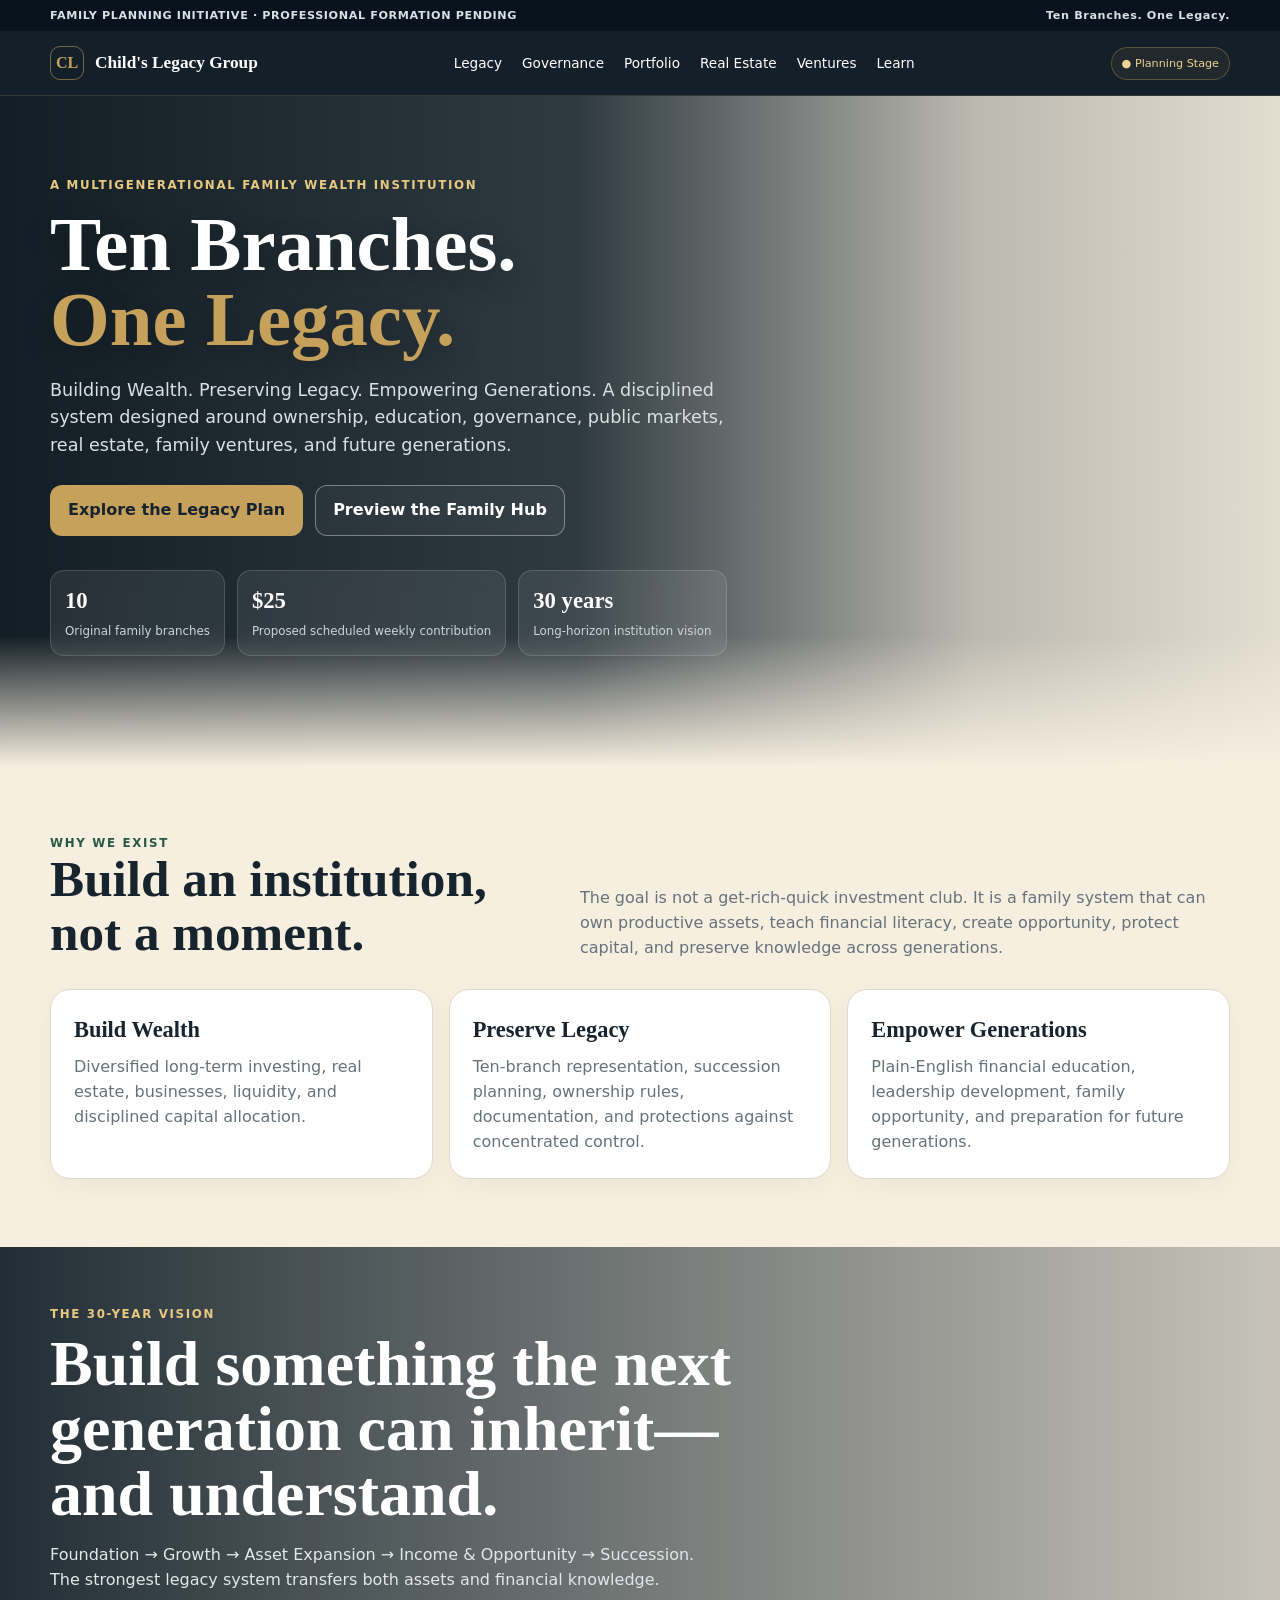
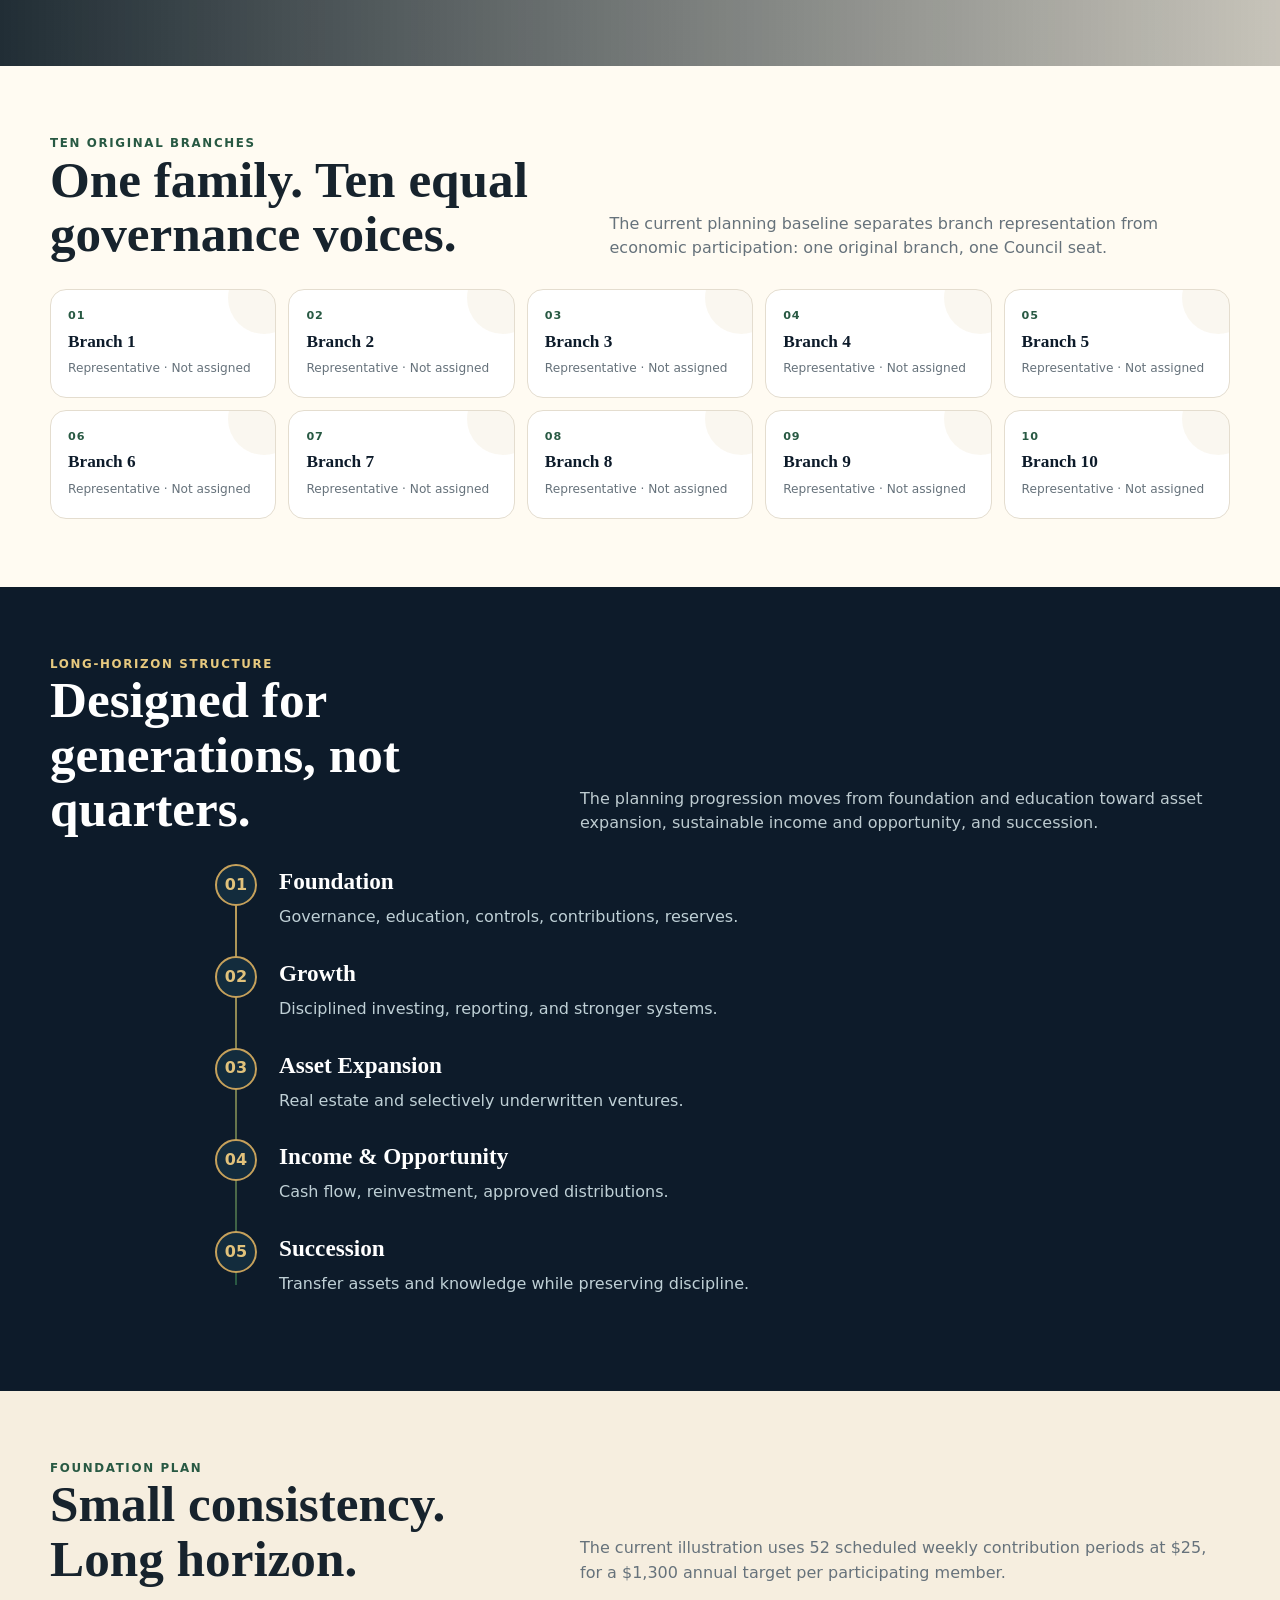
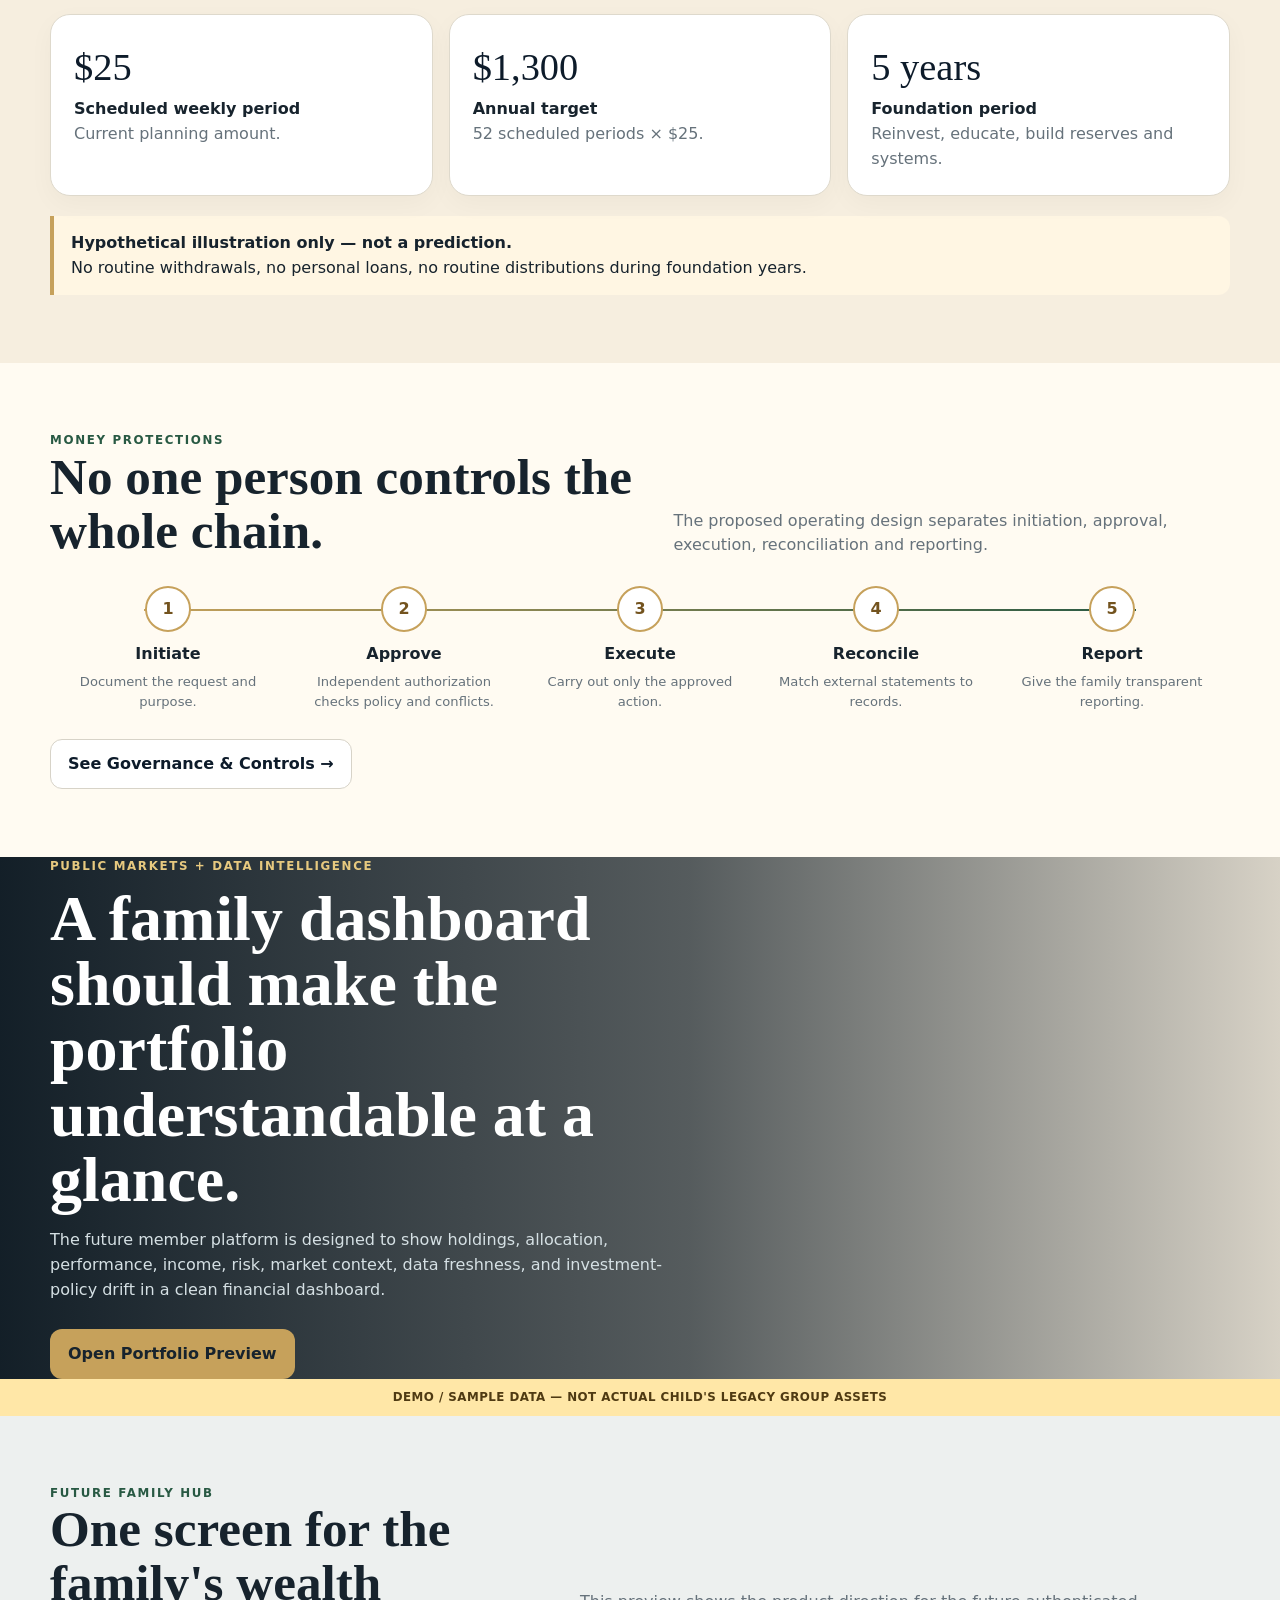
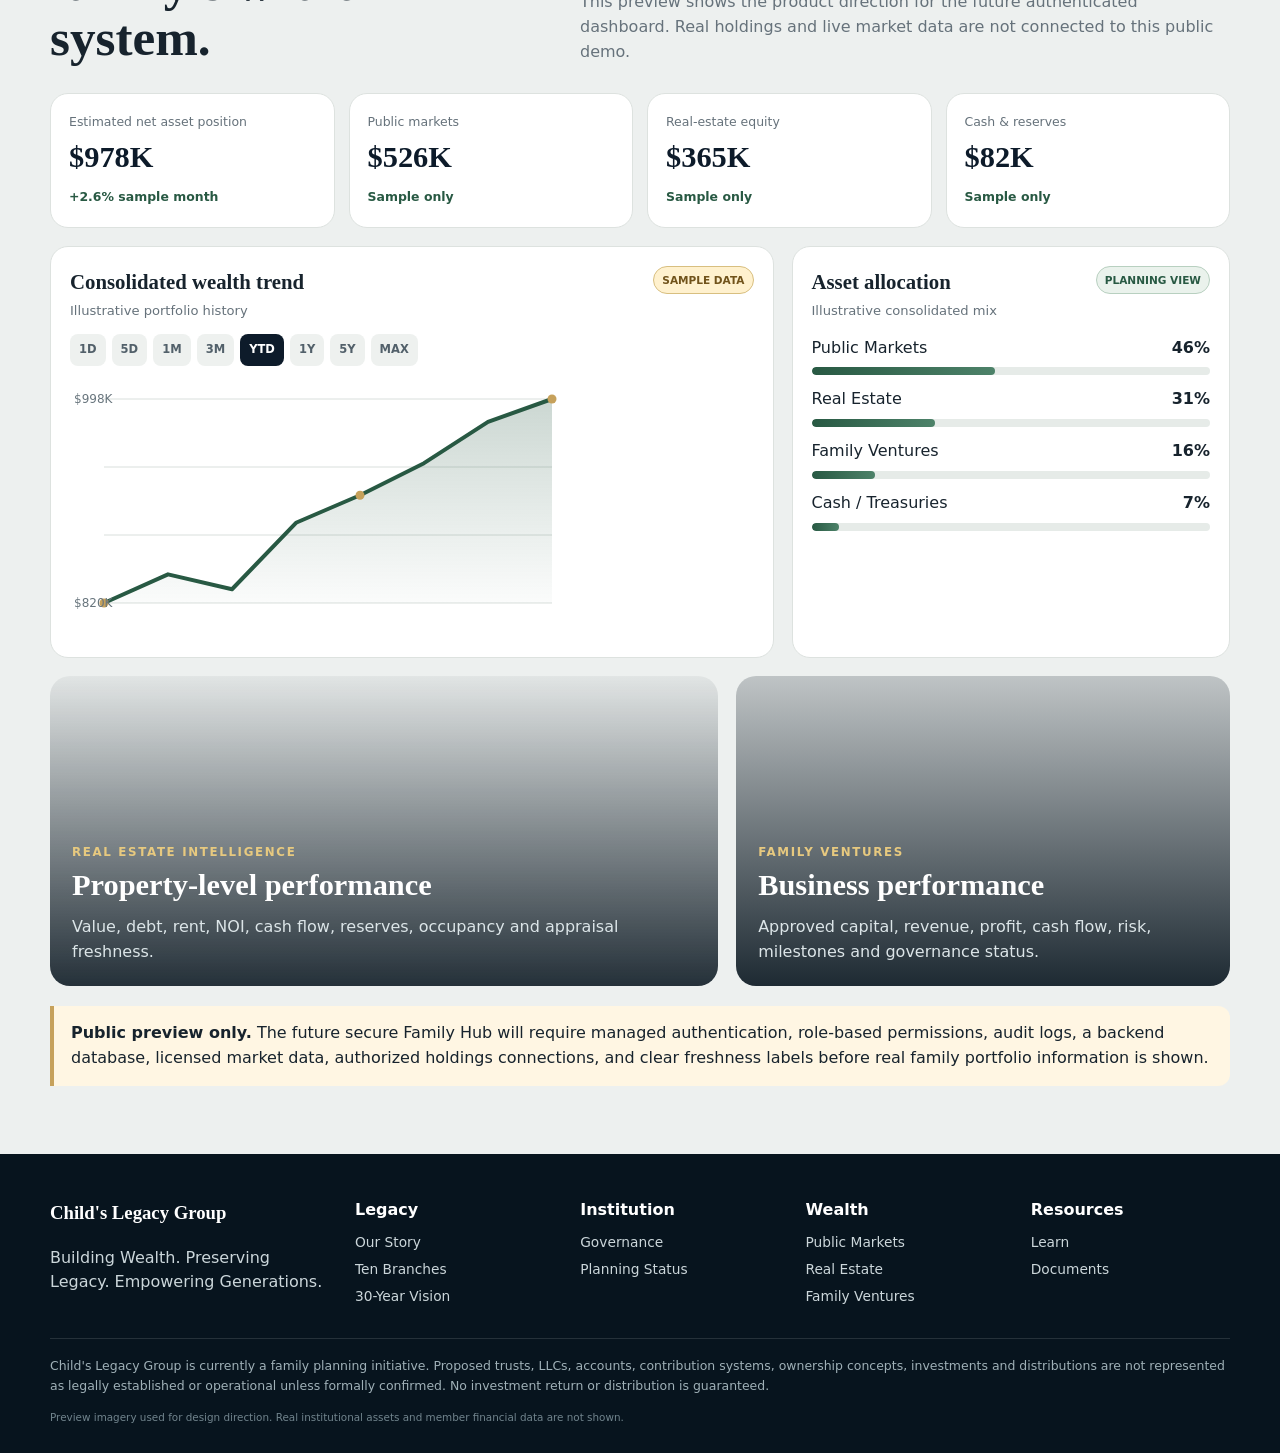
<file: index.html>
<!doctype html><html lang="en"><head><meta charset="utf-8"><meta name="viewport" content="width=device-width,initial-scale=1"><title>Child's Legacy Group | Ten Branches. One Legacy.</title><meta name="description" content="Child's Legacy Group — Building Wealth. Preserving Legacy. Empowering Generations."><meta name="theme-color" content="#0D1B2A"><link rel="stylesheet" href="styles.css"></head><body><a class="skip" href="#main">Skip to main content</a><div class="status"><div class="wrap"><span>FAMILY PLANNING INITIATIVE · PROFESSIONAL FORMATION PENDING</span><span>Ten Branches. One Legacy.</span></div></div><header class="header"><div class="wrap nav"><a class="brand" href="index.html"><span class="brand-mark">CL</span><span class="brand-text">Child's Legacy Group</span></a><nav class="links" aria-label="Primary"><a href="#legacy">Legacy</a><a href="governance.html">Governance</a><a href="portfolio.html">Portfolio</a><a href="real-estate.html">Real Estate</a><a href="ventures.html">Ventures</a><a href="learn.html">Learn</a></nav><div class="nav-actions"><a class="status-pill" href="planning-status.html">● Planning Stage</a><button class="menu-btn" data-menu-open aria-label="Open menu">☰</button></div></div></header><div class="drawer" id="drawer"><div class="drawer-shade" data-menu-close></div><nav class="drawer-panel" aria-label="Mobile"><div class="drawer-head"><strong>Child's Legacy Group</strong><button class="drawer-close" data-menu-close aria-label="Close menu">×</button></div><small>Legacy</small><a href="index.html">Home</a><a href="#legacy">Our Legacy</a><a href="#branches">Ten Branches</a><a href="#vision">30-Year Vision</a><small>Institution</small><a href="governance.html">Governance</a><a href="planning-status.html">Planning Status</a><small>Wealth</small><a href="portfolio.html">Public Markets</a><a href="real-estate.html">Real Estate</a><a href="ventures.html">Family Ventures</a><small>Resources</small><a href="learn.html">Learn</a><a href="documents.html">Documents</a></nav></div><main id="main"><section class="hero"><div class="wrap"><div class="hero-content"><div class="eyebrow">A multigenerational family wealth institution</div><h1>Ten Branches.<br><span>One Legacy.</span></h1><p>Building Wealth. Preserving Legacy. Empowering Generations. A disciplined system designed around ownership, education, governance, public markets, real estate, family ventures, and future generations.</p><div class="actions"><a class="btn gold" href="#legacy">Explore the Legacy Plan</a><a class="btn ghost" href="#dashboard">Preview the Family Hub</a></div><div class="hero-stats"><div class="hero-stat"><strong>10</strong><span>Original family branches</span></div><div class="hero-stat"><strong>$25</strong><span>Proposed scheduled weekly contribution</span></div><div class="hero-stat"><strong>30 years</strong><span>Long-horizon institution vision</span></div></div></div></div></section><section class="section" id="legacy"><div class="wrap"><div class="head"><div><div class="eyebrow" style="color:var(--green)">Why we exist</div><h2>Build an institution, not a moment.</h2></div><p>The goal is not a get-rich-quick investment club. It is a family system that can own productive assets, teach financial literacy, create opportunity, protect capital, and preserve knowledge across generations.</p></div><div class="grid3"><article class="card"><h3>Build Wealth</h3><p>Diversified long-term investing, real estate, businesses, liquidity, and disciplined capital allocation.</p></article><article class="card"><h3>Preserve Legacy</h3><p>Ten-branch representation, succession planning, ownership rules, documentation, and protections against concentrated control.</p></article><article class="card"><h3>Empower Generations</h3><p>Plain-English financial education, leadership development, family opportunity, and preparation for future generations.</p></article></div></div></section><section class="photo-band" id="vision"><div class="wrap photo-copy"><div class="eyebrow">The 30-year vision</div><h2>Build something the next generation can inherit—and understand.</h2><p>Foundation → Growth → Asset Expansion → Income & Opportunity → Succession. The strongest legacy system transfers both assets and financial knowledge.</p></div></section><section class="section white" id="branches"><div class="wrap"><div class="head"><div><div class="eyebrow" style="color:var(--green)">Ten original branches</div><h2>One family. Ten equal governance voices.</h2></div><p>The current planning baseline separates branch representation from economic participation: one original branch, one Council seat.</p></div><div class="branch-grid"><div class="branch"><div class="branch-no">01</div><strong>Branch 1</strong><span>Representative · Not assigned</span></div><div class="branch"><div class="branch-no">02</div><strong>Branch 2</strong><span>Representative · Not assigned</span></div><div class="branch"><div class="branch-no">03</div><strong>Branch 3</strong><span>Representative · Not assigned</span></div><div class="branch"><div class="branch-no">04</div><strong>Branch 4</strong><span>Representative · Not assigned</span></div><div class="branch"><div class="branch-no">05</div><strong>Branch 5</strong><span>Representative · Not assigned</span></div><div class="branch"><div class="branch-no">06</div><strong>Branch 6</strong><span>Representative · Not assigned</span></div><div class="branch"><div class="branch-no">07</div><strong>Branch 7</strong><span>Representative · Not assigned</span></div><div class="branch"><div class="branch-no">08</div><strong>Branch 8</strong><span>Representative · Not assigned</span></div><div class="branch"><div class="branch-no">09</div><strong>Branch 9</strong><span>Representative · Not assigned</span></div><div class="branch"><div class="branch-no">10</div><strong>Branch 10</strong><span>Representative · Not assigned</span></div></div></div></section><section class="section navy"><div class="wrap"><div class="head"><div><div class="eyebrow">Long-horizon structure</div><h2>Designed for generations, not quarters.</h2></div><p>The planning progression moves from foundation and education toward asset expansion, sustainable income and opportunity, and succession.</p></div><div class="timeline-v"><div class="tl-item"><div class="tl-dot">01</div><h3>Foundation</h3><p>Governance, education, controls, contributions, reserves.</p></div><div class="tl-item"><div class="tl-dot">02</div><h3>Growth</h3><p>Disciplined investing, reporting, and stronger systems.</p></div><div class="tl-item"><div class="tl-dot">03</div><h3>Asset Expansion</h3><p>Real estate and selectively underwritten ventures.</p></div><div class="tl-item"><div class="tl-dot">04</div><h3>Income & Opportunity</h3><p>Cash flow, reinvestment, approved distributions.</p></div><div class="tl-item"><div class="tl-dot">05</div><h3>Succession</h3><p>Transfer assets and knowledge while preserving discipline.</p></div></div></div></section><section class="section"><div class="wrap"><div class="head"><div><div class="eyebrow" style="color:var(--green)">Foundation plan</div><h2>Small consistency. Long horizon.</h2></div><p>The current illustration uses 52 scheduled weekly contribution periods at $25, for a $1,300 annual target per participating member.</p></div><div class="grid3"><div class="card"><span class="num">$25</span><strong>Scheduled weekly period</strong><p>Current planning amount.</p></div><div class="card"><span class="num">$1,300</span><strong>Annual target</strong><p>52 scheduled periods × $25.</p></div><div class="card"><span class="num">5 years</span><strong>Foundation period</strong><p>Reinvest, educate, build reserves and systems.</p></div></div><div class="notice"><strong>Hypothetical illustration only — not a prediction.</strong><br>No routine withdrawals, no personal loans, no routine distributions during foundation years.</div></div></section><section class="section white"><div class="wrap"><div class="head"><div><div class="eyebrow" style="color:var(--green)">Money protections</div><h2>No one person controls the whole chain.</h2></div><p>The proposed operating design separates initiation, approval, execution, reconciliation and reporting.</p></div><div class="process-line"><div class="proc"><span>1</span><strong>Initiate</strong><p>Document the request and purpose.</p></div><div class="proc"><span>2</span><strong>Approve</strong><p>Independent authorization checks policy and conflicts.</p></div><div class="proc"><span>3</span><strong>Execute</strong><p>Carry out only the approved action.</p></div><div class="proc"><span>4</span><strong>Reconcile</strong><p>Match external statements to records.</p></div><div class="proc"><span>5</span><strong>Report</strong><p>Give the family transparent reporting.</p></div></div><div class="actions"><a class="btn light" href="governance.html">See Governance & Controls →</a></div></div></section><section class="market-photo"><div class="wrap"><div class="market-copy"><div class="eyebrow">Public markets + data intelligence</div><h2>A family dashboard should make the portfolio understandable at a glance.</h2><p>The future member platform is designed to show holdings, allocation, performance, income, risk, market context, data freshness, and investment-policy drift in a clean financial dashboard.</p><div class="actions"><a class="btn gold" href="portfolio.html">Open Portfolio Preview</a></div></div></div></section><div class="demo-strip">DEMO / SAMPLE DATA — NOT ACTUAL CHILD'S LEGACY GROUP ASSETS</div><section class="section dashboard" id="dashboard"><div class="wrap"><div class="head"><div><div class="eyebrow" style="color:var(--green)">Future Family Hub</div><h2>One screen for the family's wealth system.</h2></div><p>This preview shows the product direction for the future authenticated dashboard. Real holdings and live market data are not connected to this public demo.</p></div><div class="dash-top"><div class="metric"><span>Estimated net asset position</span><strong>$978K</strong><em>+2.6% sample month</em></div><div class="metric"><span>Public markets</span><strong>$526K</strong><em>Sample only</em></div><div class="metric"><span>Real-estate equity</span><strong>$365K</strong><em>Sample only</em></div><div class="metric"><span>Cash & reserves</span><strong>$82K</strong><em>Sample only</em></div></div><div class="dash-grid"><div class="panel"><div class="panel-head"><div><h3>Consolidated wealth trend</h3><p>Illustrative portfolio history</p></div><span class="badge demo">SAMPLE DATA</span></div><div class="range-tabs"><button data-range="1D">1D</button><button data-range="5D">5D</button><button data-range="1M">1M</button><button data-range="3M">3M</button><button class="active" data-range="YTD">YTD</button><button data-range="1Y">1Y</button><button data-range="5Y">5Y</button><button data-range="MAX">MAX</button></div><canvas id="wealthChart" class="chart-wrap" aria-label="Sample consolidated wealth chart"></canvas></div><div class="panel"><div class="panel-head"><div><h3>Asset allocation</h3><p>Illustrative consolidated mix</p></div><span class="badge">PLANNING VIEW</span></div><div class="mix"><div class="mix-row"><span>Public Markets</span><strong>46%</strong><div class="bar"><i style="width:46%"></i></div></div><div class="mix-row"><span>Real Estate</span><strong>31%</strong><div class="bar"><i style="width:31%"></i></div></div><div class="mix-row"><span>Family Ventures</span><strong>16%</strong><div class="bar"><i style="width:16%"></i></div></div><div class="mix-row"><span>Cash / Treasuries</span><strong>7%</strong><div class="bar"><i style="width:7%"></i></div></div></div></div></div><div class="photo-grid"><a class="photo-card realestate" href="real-estate.html"><div><div class="eyebrow">Real estate intelligence</div><h3>Property-level performance</h3><p>Value, debt, rent, NOI, cash flow, reserves, occupancy and appraisal freshness.</p></div></a><a class="photo-card business" href="ventures.html"><div><div class="eyebrow">Family ventures</div><h3>Business performance</h3><p>Approved capital, revenue, profit, cash flow, risk, milestones and governance status.</p></div></a></div><div class="notice"><strong>Public preview only.</strong> The future secure Family Hub will require managed authentication, role-based permissions, audit logs, a backend database, licensed market data, authorized holdings connections, and clear freshness labels before real family portfolio information is shown.</div></div></section></main><footer class="footer"><div class="wrap"><div class="footgrid"><div><h3>Child's Legacy Group</h3><p>Building Wealth. Preserving Legacy. Empowering Generations.</p></div><div><h4>Legacy</h4><a href="#legacy">Our Story</a><a href="#branches">Ten Branches</a><a href="#vision">30-Year Vision</a></div><div><h4>Institution</h4><a href="governance.html">Governance</a><a href="planning-status.html">Planning Status</a></div><div><h4>Wealth</h4><a href="portfolio.html">Public Markets</a><a href="real-estate.html">Real Estate</a><a href="ventures.html">Family Ventures</a></div><div><h4>Resources</h4><a href="learn.html">Learn</a><a href="documents.html">Documents</a></div></div><div class="legal">Child's Legacy Group is currently a family planning initiative. Proposed trusts, LLCs, accounts, contribution systems, ownership concepts, investments and distributions are not represented as legally established or operational unless formally confirmed. No investment return or distribution is guaranteed.</div><div class="credit">Preview imagery used for design direction. Real institutional assets and member financial data are not shown.</div></div></footer><script src="app.js"></script></body></html>
</file>
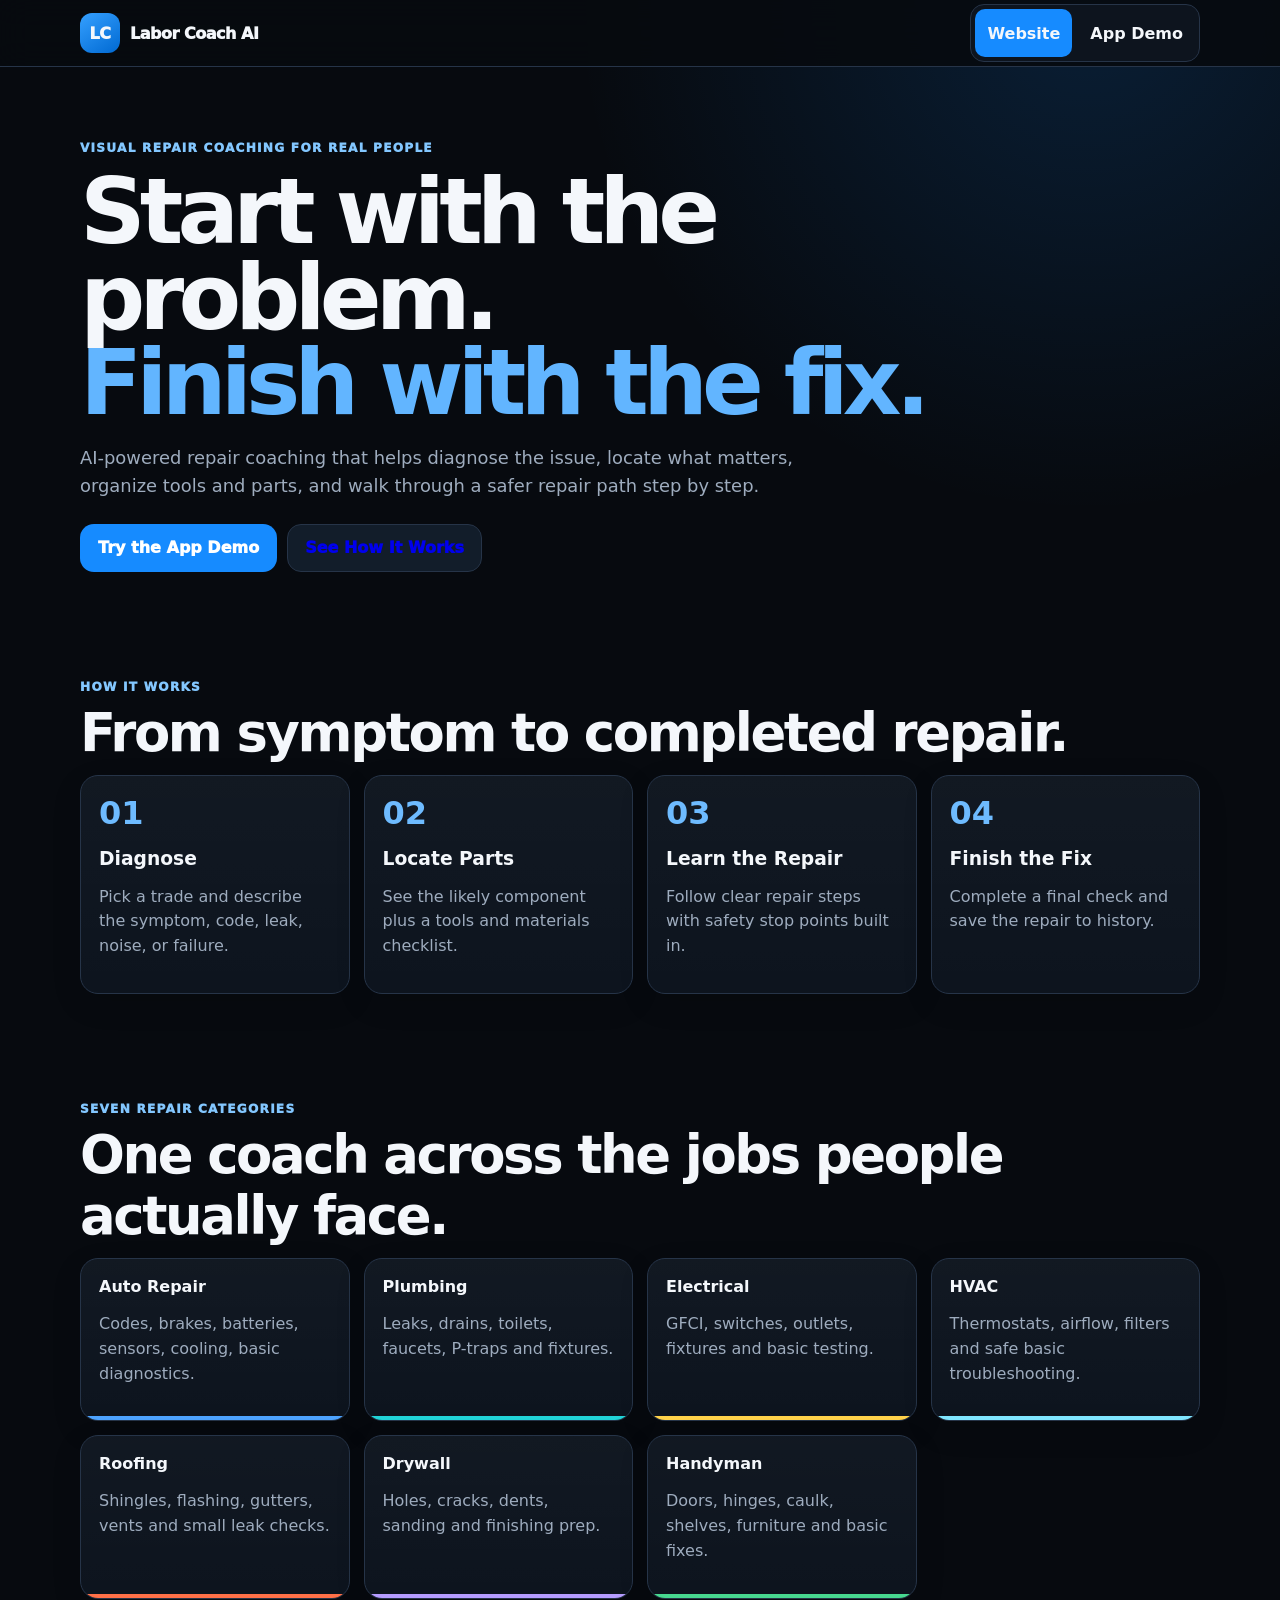
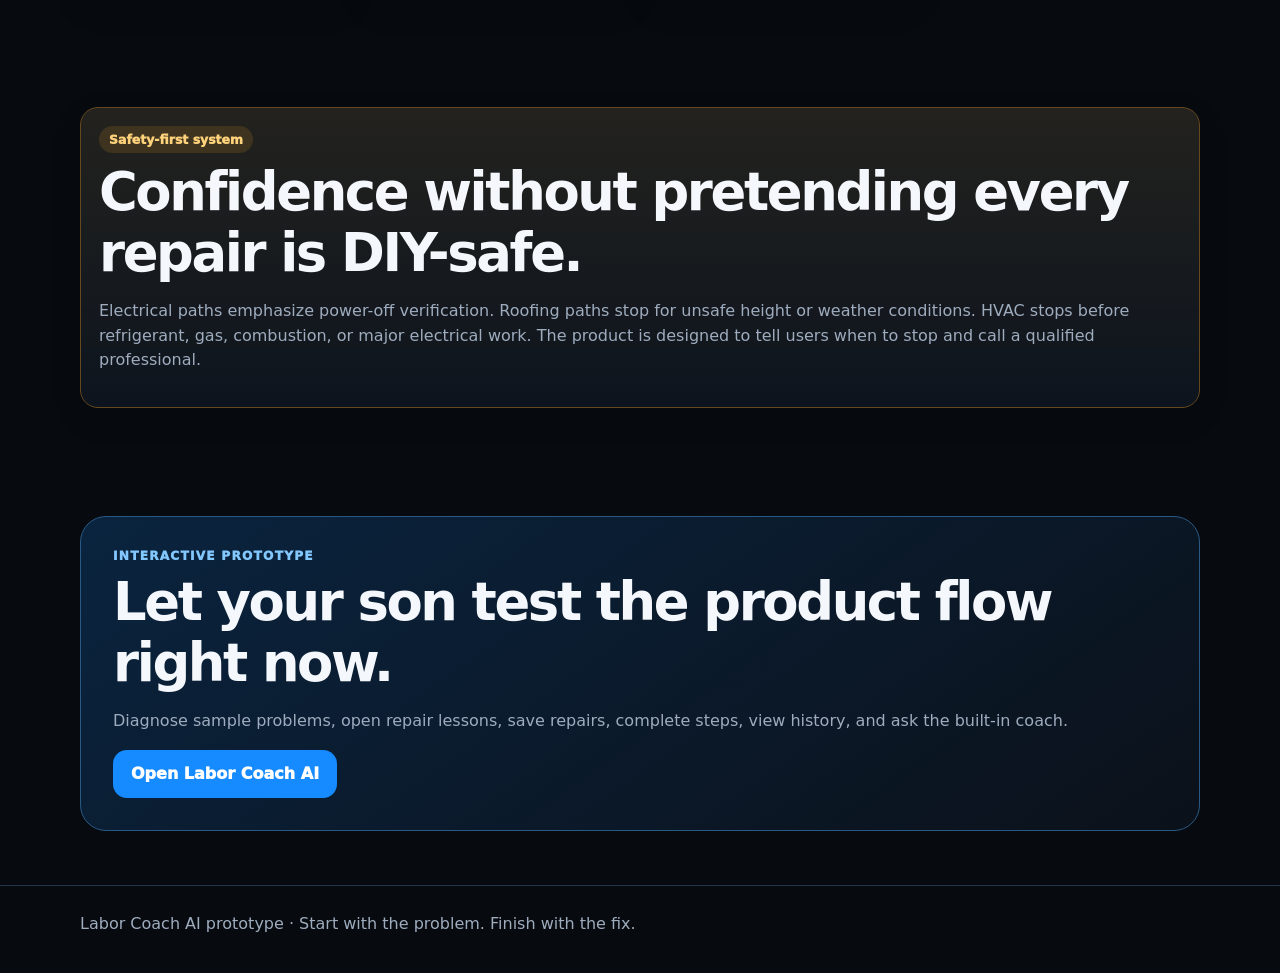
<file: labor-coach-ai-preview/index.html>
<!doctype html>
<html lang="en">
<head>
<meta charset="utf-8">
<meta name="viewport" content="width=device-width,initial-scale=1,viewport-fit=cover">
<meta name="theme-color" content="#070A0F">
<title>Labor Coach AI — Share Preview</title>
<meta name="description" content="Labor Coach AI visual repair coaching prototype. Start with the problem. Finish with the fix.">
<style>
:root{--bg:#070A0F;--panel:#0D141E;--panel2:#121D2A;--line:#263448;--text:#F4F7FB;--muted:#9EACBE;--blue:#168BFF;--danger:#FF4D5E;--warn:#FFB020;--ok:#31D07C;--radius:18px;--shadow:0 20px 60px rgba(0,0,0,.34)}*{box-sizing:border-box}html{scroll-behavior:smooth}body{margin:0;background:radial-gradient(circle at 85% 0,rgba(22,139,255,.16),transparent 32rem),var(--bg);color:var(--text);font-family:Inter,system-ui,-apple-system,Segoe UI,sans-serif}button,input,textarea,select{font:inherit}button,a{min-height:48px}button{color:inherit}.wrap{width:min(1120px,calc(100% - 32px));margin:auto}.top{position:sticky;top:0;z-index:50;background:rgba(7,10,15,.9);backdrop-filter:blur(16px);border-bottom:1px solid var(--line)}.top .wrap{height:66px;display:flex;align-items:center;justify-content:space-between;gap:12px}.brand{display:flex;align-items:center;gap:10px;font-weight:950;letter-spacing:-.03em}.mark{width:40px;height:40px;border-radius:12px;display:grid;place-items:center;background:linear-gradient(145deg,#35A0FF,#0069D2);font-weight:1000}.switch{display:flex;gap:6px;padding:4px;border:1px solid var(--line);background:var(--panel);border-radius:14px}.switch button{border:0;background:transparent;border-radius:10px;padding:8px 12px;font-weight:900;cursor:pointer}.switch button.active{background:var(--blue)}.view{display:none}.view.active{display:block}.hero{padding:74px 0 54px}.eyebrow{font-size:.76rem;font-weight:950;letter-spacing:.1em;text-transform:uppercase;color:#83C7FF}.hero h1{font-size:clamp(2.7rem,9vw,5.7rem);line-height:.94;letter-spacing:-.065em;max-width:860px;margin:14px 0}.hero h1 span{color:#62B5FF}.hero p{max-width:720px;font-size:1.12rem}.muted,p{color:var(--muted);line-height:1.55}.actions{display:flex;gap:10px;flex-wrap:wrap;margin-top:24px}.btn{border:1px solid transparent;border-radius:14px;padding:12px 17px;font-weight:950;cursor:pointer;text-decoration:none;display:inline-flex;align-items:center;justify-content:center}.primary{background:var(--blue);color:white}.secondary{background:var(--panel2);border-color:var(--line)}.grid{display:grid;gap:14px}.g3{grid-template-columns:repeat(3,1fr)}.g4{grid-template-columns:repeat(4,1fr)}.card{background:linear-gradient(180deg,rgba(255,255,255,.02),transparent),var(--panel);border:1px solid var(--line);border-radius:var(--radius);padding:18px;box-shadow:0 10px 30px rgba(0,0,0,.12)}section{padding:54px 0}h2{font-size:clamp(2rem,5vw,3.3rem);letter-spacing:-.045em;margin:8px 0 12px}h3{margin:0 0 8px}.trade{position:relative;overflow:hidden}.trade:after{content:"";position:absolute;left:0;right:0;bottom:0;height:4px;background:var(--c)}.trade b{display:block;margin-bottom:6px}.how strong{display:block;font-size:2rem;color:#6EBBFF;margin-bottom:16px}.safety{border-color:#65491d;background:linear-gradient(180deg,rgba(255,176,32,.09),transparent),var(--panel)}.cta{background:linear-gradient(145deg,rgba(22,139,255,.2),rgba(13,20,30,.7));border:1px solid #285985;border-radius:26px;padding:32px}.appShell{min-height:calc(100vh - 66px);display:grid;grid-template-columns:220px 1fr}.side{border-right:1px solid var(--line);padding:22px 12px;position:sticky;top:66px;height:calc(100vh - 66px);background:#090e15}.navBtn{width:100%;border:0;background:transparent;text-align:left;border-radius:12px;padding:12px 14px;color:#8fa0b4;font-weight:900;cursor:pointer;margin-bottom:6px}.navBtn.active{background:rgba(22,139,255,.16);color:#9fd2ff}.appMain{padding:28px;max-width:1000px;width:100%}.screen{display:none}.screen.active{display:block}.appHero{background:linear-gradient(150deg,rgba(22,139,255,.18),var(--panel));border:1px solid var(--line);border-radius:22px;padding:24px}.quick{display:grid;grid-template-columns:repeat(4,1fr);gap:12px;margin-top:16px}.q{cursor:pointer;text-align:left;min-height:112px}.q .ico{font-size:1.4rem}.field{margin:14px 0}.field label{display:block;font-weight:900;margin-bottom:7px}.field input,.field select,.field textarea{width:100%;min-height:50px;background:#0A1018;border:1px solid var(--line);border-radius:14px;padding:12px;color:var(--text)}.field textarea{min-height:100px}.chips{display:flex;gap:8px;flex-wrap:wrap}.chip{border:1px solid var(--line);background:var(--panel2);border-radius:999px;padding:10px 13px;font-weight:850;cursor:pointer}.chip.active{background:rgba(22,139,255,.18);border-color:#3d8ed7}.diag{border-left:4px solid var(--ok)}.badge{display:inline-flex;align-items:center;border-radius:999px;padding:6px 10px;font-size:.78rem;font-weight:950}.ok{background:rgba(49,208,124,.13);color:#82efb5}.warn{background:rgba(255,176,32,.13);color:#ffd27b}.danger{background:rgba(255,77,94,.13);color:#ff9ca6}.bar{height:9px;background:#1a293a;border-radius:999px;overflow:hidden}.bar span{height:100%;display:block;background:linear-gradient(90deg,#31d07c,#78e9aa)}.lesson{cursor:pointer}.lesson:hover{border-color:#3b648b}.meta{display:flex;gap:8px;flex-wrap:wrap}.meta span{font-size:.72rem;color:var(--muted);border:1px solid var(--line);border-radius:999px;padding:4px 8px}.save{float:right;border:1px solid var(--line);background:var(--panel2);border-radius:12px;width:48px;height:48px;cursor:pointer}.stepBox{margin-top:14px}.step{display:none}.step.active{display:block}.chat{min-height:330px;max-height:55vh;overflow:auto;display:flex;flex-direction:column;gap:10px;padding:4px}.bubble{max-width:86%;padding:12px 14px;border-radius:16px}.ai{align-self:flex-start;background:var(--panel2);border:1px solid var(--line)}.me{align-self:flex-end;background:var(--blue)}.chatForm{display:flex;gap:8px;margin-top:12px}.chatForm input{flex:1;min-height:50px;border:1px solid var(--line);background:#0A1018;color:var(--text);border-radius:14px;padding:12px}.history{display:flex;gap:12px}.history .icon{width:44px;height:44px;border-radius:12px;background:#142235;display:grid;place-items:center;flex:0 0 44px}.small{font-size:.84rem}.toast{position:fixed;right:18px;bottom:18px;background:#101a26;border:1px solid #37587a;border-radius:14px;padding:12px 16px;box-shadow:var(--shadow);opacity:0;transform:translateY(10px);pointer-events:none;transition:.2s;z-index:100}.toast.show{opacity:1;transform:none}.footer{border-top:1px solid var(--line);padding:28px 0 40px;color:var(--muted)}@media(max-width:850px){.g3,.g4{grid-template-columns:1fr 1fr}.appShell{display:block}.side{position:fixed;z-index:60;bottom:0;top:auto;left:0;right:0;height:72px;border-right:0;border-top:1px solid var(--line);display:grid;grid-template-columns:repeat(5,1fr);padding:6px;background:rgba(7,10,15,.96)}.navBtn{font-size:.72rem;text-align:center;padding:8px 4px;margin:0}.appMain{padding:18px 16px 92px}.quick{grid-template-columns:1fr 1fr}}@media(max-width:600px){.g3,.g4{grid-template-columns:1fr}.hero{padding-top:50px}.top .brand span:last-child{display:none}.switch button{padding:8px}.cta{padding:22px}.quick{grid-template-columns:1fr 1fr}}
</style>
</head>
<body>
<header class="top"><div class="wrap"><div class="brand"><div class="mark">LC</div><span>Labor Coach AI</span></div><div class="switch"><button id="siteSwitch">Website</button><button id="appSwitch">App Demo</button></div></div></header>
<div id="siteView" class="view">
<section class="hero"><div class="wrap"><div class="eyebrow">Visual repair coaching for real people</div><h1>Start with the problem.<br><span>Finish with the fix.</span></h1><p>AI-powered repair coaching that helps diagnose the issue, locate what matters, organize tools and parts, and walk through a safer repair path step by step.</p><div class="actions"><button class="btn primary" data-openapp>Try the App Demo</button><a class="btn secondary" href="#how">See How It Works</a></div></div></section>
<section id="how"><div class="wrap"><div class="eyebrow">How it works</div><h2>From symptom to completed repair.</h2><div class="grid g4 how"><div class="card"><strong>01</strong><h3>Diagnose</h3><p>Pick a trade and describe the symptom, code, leak, noise, or failure.</p></div><div class="card"><strong>02</strong><h3>Locate Parts</h3><p>See the likely component plus a tools and materials checklist.</p></div><div class="card"><strong>03</strong><h3>Learn the Repair</h3><p>Follow clear repair steps with safety stop points built in.</p></div><div class="card"><strong>04</strong><h3>Finish the Fix</h3><p>Complete a final check and save the repair to history.</p></div></div></div></section>
<section><div class="wrap"><div class="eyebrow">Seven repair categories</div><h2>One coach across the jobs people actually face.</h2><div class="grid g4"><div class="card trade" style="--c:#4DA3FF"><b>Auto Repair</b><p>Codes, brakes, batteries, sensors, cooling, basic diagnostics.</p></div><div class="card trade" style="--c:#21D4D8"><b>Plumbing</b><p>Leaks, drains, toilets, faucets, P-traps and fixtures.</p></div><div class="card trade" style="--c:#FFD24A"><b>Electrical</b><p>GFCI, switches, outlets, fixtures and basic testing.</p></div><div class="card trade" style="--c:#7FE6FF"><b>HVAC</b><p>Thermostats, airflow, filters and safe basic troubleshooting.</p></div><div class="card trade" style="--c:#FF7048"><b>Roofing</b><p>Shingles, flashing, gutters, vents and small leak checks.</p></div><div class="card trade" style="--c:#B59CFF"><b>Drywall</b><p>Holes, cracks, dents, sanding and finishing prep.</p></div><div class="card trade" style="--c:#47D890"><b>Handyman</b><p>Doors, hinges, caulk, shelves, furniture and basic fixes.</p></div></div></div></section>
<section><div class="wrap"><div class="card safety"><span class="badge warn">Safety-first system</span><h2>Confidence without pretending every repair is DIY-safe.</h2><p>Electrical paths emphasize power-off verification. Roofing paths stop for unsafe height or weather conditions. HVAC stops before refrigerant, gas, combustion, or major electrical work. The product is designed to tell users when to stop and call a qualified professional.</p></div></div></section>
<section><div class="wrap cta"><div class="eyebrow">Interactive prototype</div><h2>Let your son test the product flow right now.</h2><p>Diagnose sample problems, open repair lessons, save repairs, complete steps, view history, and ask the built-in coach.</p><button class="btn primary" data-openapp>Open Labor Coach AI</button></div></section>
<footer class="footer"><div class="wrap">Labor Coach AI prototype · Start with the problem. Finish with the fix.</div></footer>
</div>
<div id="appView" class="view">
<div class="appShell">
<nav class="side"><button class="navBtn active" data-screen="home">Home</button><button class="navBtn" data-screen="diagnose">Diagnose</button><button class="navBtn" data-screen="learn">Learn</button><button class="navBtn" data-screen="coach">Ask Coach</button><button class="navBtn" data-screen="saved">Saved</button></nav>
<main class="appMain">
<section id="home" class="screen active"><div class="appHero"><div class="eyebrow">Labor Coach AI</div><h2>What needs fixing?</h2><p>Start with the symptom. We’ll turn it into a repair path.</p><button class="btn primary" data-goto="diagnose">Start Diagnosis</button></div><div class="quick"><button class="card q" data-goto="diagnose"><div class="ico">⌕</div><h3>Diagnose</h3><p class="small">Problem → likely cause</p></button><button class="card q" data-goto="learn"><div class="ico">▤</div><h3>Repair Library</h3><p class="small">Guided lessons</p></button><button class="card q" data-goto="coach"><div class="ico">✦</div><h3>Ask Coach</h3><p class="small">Repair Q&A demo</p></button><button class="card q" data-goto="saved"><div class="ico">★</div><h3>Saved</h3><p class="small">Repairs + history</p></button></div><div class="grid g3" style="margin-top:16px"><div class="card"><div class="eyebrow">Saved repairs</div><h2 id="savedCount">0</h2></div><div class="card"><div class="eyebrow">Completed</div><h2 id="completeCount">0</h2></div><div class="card"><div class="eyebrow">Mode</div><h3>Prototype</h3><p class="small">Client-side demo</p></div></div></section>
<section id="diagnose" class="screen"><div class="eyebrow">Diagnose</div><h2>Tell us what’s going wrong.</h2><div class="card"><div class="field"><label>Trade</label><select id="tradeSelect"><option value="auto">Auto Repair</option><option value="plumbing">Plumbing</option><option value="electrical">Electrical</option><option value="hvac">HVAC</option><option value="roofing">Roofing</option><option value="drywall">Drywall</option><option value="handyman">Handyman</option></select></div><div class="field"><label>Symptom or code</label><textarea id="symptom" placeholder="Example: clicking noise when turning, P0138, sink dripping under the trap..."></textarea></div><button class="btn primary" id="runDiag">Analyze Problem</button></div><div id="diagResult" style="margin-top:14px"></div></section>
<section id="learn" class="screen"><div class="eyebrow">Repair Library</div><h2>Guided repair lessons.</h2><div class="chips" id="filters"></div><div class="grid g3" id="lessonGrid" style="margin-top:14px"></div><div id="lessonDetail"></div></section>
<section id="coach" class="screen"><div class="eyebrow">Ask Labor Coach AI</div><h2>Repair coaching demo.</h2><div class="card"><div class="chat" id="chat"><div class="bubble ai">Tell me what you’re working on, the exact symptom, and any code, leak, noise, smell, or recent repair.</div></div><form class="chatForm" id="chatForm"><input id="chatInput" placeholder="Ask a repair question..." autocomplete="off"><button class="btn primary">Send</button></form></div></section>
<section id="saved" class="screen"><div class="eyebrow">Your Repair Space</div><h2>Saved repairs and history.</h2><div class="chips"><button class="chip active" data-savedtab="saved">Saved</button><button class="chip" data-savedtab="history">History</button></div><div id="savedContent" style="margin-top:14px"></div></section>
</main></div></div>
<div class="toast" id="toast"></div>
<script>
const $=s=>document.querySelector(s),$$=s=>[...document.querySelectorAll(s)];const store=(k,v)=>v===undefined?JSON.parse(localStorage.getItem(k)||'[]'):localStorage.setItem(k,JSON.stringify(v));
const trades={auto:'Auto Repair',plumbing:'Plumbing',electrical:'Electrical',hvac:'HVAC',roofing:'Roofing',drywall:'Drywall',handyman:'Handyman'};
const lessons=[
{id:'p0138',trade:'auto',title:'P0138 Downstream O2 Sensor',summary:'High-voltage condition in the downstream O2 sensor circuit.',difficulty:'Intermediate',time:'45–90 min',safety:'Work on a cool exhaust. Support the vehicle correctly if raised. Confirm wiring and live data before replacing a sensor.',tools:['Scan tool','O2 sensor socket','Ratchet','Penetrating oil'],parts:['Correct downstream O2 sensor'],steps:['Confirm P0138 and inspect related codes/live data.','Locate the downstream sensor after the catalytic converter and inspect wiring.','With exhaust cool, disconnect the connector and remove the sensor with the proper socket.','Install the correct sensor to manufacturer procedure, reconnect, clear code and verify live data.'],pro:'Call a pro for damaged harnesses, seized exhaust components, uncertain catalytic-converter faults, or unsafe lifting.'},
{id:'waterpump',trade:'auto',title:'Main Water Pump Replacement',summary:'Cooling-system repair path for a leaking or failing water pump.',difficulty:'Advanced',time:'2–5 hr',safety:'Never open a hot cooling system. Exact engine procedure, fastener torque, sealant, bleeding, and coolant specification must be verified.',tools:['Socket set','Torque wrench','Drain pan'],parts:['Correct water pump','Specified coolant','Required seal/gasket'],steps:['Confirm leak source and exact engine procedure.','Cool engine completely, disconnect battery if required and drain coolant safely.','Remove access components and pump using the verified service sequence.','Install using exact sealing/torque procedure, refill and bleed, then verify no leak/overheat.'],pro:'Use a pro when timing components, inaccessible fasteners, major disassembly, overheating damage, or uncertain specifications are involved.'},
{id:'ptrap',trade:'plumbing',title:'Leaking Sink Drain / P-Trap',summary:'Find the first wet joint and correct common slip-joint leaks.',difficulty:'Beginner',time:'20–45 min',safety:'Protect the cabinet and stop if active sewage backup, severe corrosion, or inaccessible piping is present.',tools:['Bucket','Channel-lock pliers','Towel'],parts:['Correct slip-joint washers','Replacement P-trap if damaged'],steps:['Dry all joints and place a bucket below.','Run water and identify the first point that becomes wet.','Re-seat washer/nut or replace damaged trap components.','Run water again and check every joint by sight and touch.'],pro:'Call a plumber for broken wall piping, sewer backup, major corrosion, or leaks you cannot isolate.'},
{id:'gfci',trade:'electrical',title:'Dead GFCI Outlet',summary:'Safe first-line checks for a GFCI that has no power.',difficulty:'Safety-sensitive',time:'15–45 min',safety:'Turn power off at the breaker before removing any device. Verify de-energized with an approved tester. Do not work live.',tools:['Approved voltage tester','Screwdriver'],parts:['Correct GFCI only if replacement is verified'],steps:['Check for upstream GFCI devices and reset once if safe.','Check the breaker and look for obvious signs of overheating or moisture.','Before device removal, switch breaker OFF and verify de-energized.','Stop for burned conductors, wet boxes, uncertain line/load wiring, or repeated tripping.'],pro:'Use a licensed electrician for damaged wiring, wet locations, repeated trips, uncertain line/load conductors, panel work, or anything energized.'},
{id:'thermostat',trade:'hvac',title:'Thermostat Replacement',summary:'Replace a compatible low-voltage thermostat while preserving wire identification.',difficulty:'Beginner–Intermediate',time:'30–60 min',safety:'Shut HVAC power off first. Label wires by terminal letter, not color. Stop before gas, combustion, refrigerant, or major electrical work.',tools:['Screwdriver','Phone camera','Level'],parts:['Compatible thermostat'],steps:['Confirm thermostat compatibility and system type.','Shut HVAC power off and verify the thermostat is de-energized.','Photograph and label each wire by terminal letter before disconnecting.','Install, reconnect by terminal label, restore power, configure and test heat/cool/fan.'],pro:'Use licensed HVAC help for refrigerant, gas, combustion, line-voltage, damaged control wiring, or uncertain system compatibility.'},
{id:'shingle',trade:'roofing',title:'Missing Roof Shingle',summary:'Evaluate a small missing-shingle repair with fall-risk stop conditions.',difficulty:'Intermediate',time:'30–90 min',safety:'Do not climb a steep, wet, icy, fragile, or windy roof. Use proper access and fall protection. When safe access is uncertain, stay off the roof.',tools:['Roofing hammer','Flat bar'],parts:['Matching shingle','Roofing nails','Approved roofing sealant if specified'],steps:['Inspect from the ground/attic first for wider damage or active leakage.','Proceed only if roof access and fall protection are genuinely safe.','Lift adjacent tabs carefully and remove damaged fasteners/material.','Install matching shingle correctly, secure and seal per product guidance, then inspect from safe position.'],pro:'Use a roofer for steep roofs, multiple missing areas, structural damage, active major leaks, unsafe access, or poor weather.'},
{id:'drywall',trade:'drywall',title:'Wall Hole Patch',summary:'Patch a small drywall hole and prep it for paint.',difficulty:'Beginner',time:'1–2 hr plus drying',safety:'Before cutting or drilling, consider hidden electrical, plumbing, and other utilities.',tools:['Utility knife','Putty knife','Sanding block'],parts:['Patch material','Joint compound','Primer/paint'],steps:['Inspect the hole and verify no hidden utility is at risk.','Square/clean the damaged area as needed and install the appropriate patch/backing.','Apply compound in thin feathered coats and allow proper drying.','Sand smooth, prime and paint; match texture before final paint if needed.'],pro:'Use a pro for extensive water damage, mold, structural movement, asbestos/lead concerns, or large complex repairs.'},
{id:'doorknob',trade:'handyman',title:'Loose Door Knob',summary:'Tighten common knob/lever hardware and check latch alignment.',difficulty:'Beginner',time:'10–25 min',safety:'Keep the door open during service so you do not accidentally lock yourself out.',tools:['Screwdriver','Hex key set'],parts:['Replacement screws/handle only if damaged'],steps:['Open the door and inspect both sides for loose mounting screws or set screws.','Tighten fasteners evenly without binding the mechanism.','Test latch and handle repeatedly with the door open.','Close gently and confirm latch/strike alignment.'],pro:'Use a locksmith/carpenter if the lock is damaged, the door/frame is misaligned, or security hardware needs replacement.'}];
let activeTrade='all',current=null,step=0,savedTab='saved';
function toast(t){const x=$('#toast');x.textContent=t;x.classList.add('show');setTimeout(()=>x.classList.remove('show'),1800)}
function setView(v){$('#siteView').classList.toggle('active',v==='site');$('#appView').classList.toggle('active',v==='app');$('#siteSwitch').classList.toggle('active',v==='site');$('#appSwitch').classList.toggle('active',v==='app');location.hash=v==='app'?'app':'site';if(v==='app')renderStats()}
$('#siteSwitch').onclick=()=>setView('site');$('#appSwitch').onclick=()=>setView('app');$$('[data-openapp]').forEach(b=>b.onclick=()=>setView('app'));setView(location.hash==='#app'?'app':'site');
function go(id){$$('.screen').forEach(s=>s.classList.toggle('active',s.id===id));$$('.navBtn').forEach(b=>b.classList.toggle('active',b.dataset.screen===id));if(id==='saved')renderSaved();if(id==='learn')renderLessons()}
$$('.navBtn').forEach(b=>b.onclick=()=>go(b.dataset.screen));$$('[data-goto]').forEach(b=>b.onclick=()=>go(b.dataset.goto));
function diag(trade,text){text=text.toLowerCase();const map={auto:{title:text.includes('p0138')||text.includes('o2')?'Downstream O2 sensor circuit issue':text.includes('click')||text.includes('turn')?'Possible CV axle wear':'Automotive diagnosis needs more detail',conf:text.includes('p0138')?92:82,lesson:'p0138'},plumbing:{title:'Likely drain joint / P-trap leak',conf:88,lesson:'ptrap'},electrical:{title:'GFCI / upstream power issue',conf:84,lesson:'gfci'},hvac:{title:'Thermostat / low-voltage control path',conf:81,lesson:'thermostat'},roofing:{title:'Missing or damaged shingle path',conf:86,lesson:'shingle'},drywall:{title:'Small wall patch repair',conf:95,lesson:'drywall'},handyman:{title:'Loose handle / fastener issue',conf:93,lesson:'doorknob'}};return map[trade]}
$('#runDiag').onclick=()=>{const trade=$('#tradeSelect').value,text=$('#symptom').value.trim();if(!text){toast('Describe the symptom first');return}const d=diag(trade,text);$('#diagResult').innerHTML=`<div class="card diag"><span class="badge ok">${d.conf}% demo confidence</span><h2>${d.title}</h2><div class="bar"><span style="width:${d.conf}%"></span></div><p>This is a prototype diagnosis, not a verified live AI result. Use the repair lesson to see the intended guided flow.</p><button class="btn primary" id="openSuggested">Open Repair Path</button></div>`;store('lcai-history',[{type:'Diagnosis',title:d.title,trade:trades[trade],when:new Date().toISOString()},...store('lcai-history')].slice(0,50));$('#openSuggested').onclick=()=>{go('learn');openLesson(d.lesson)};renderStats()};
function renderFilters(){const f=$('#filters');f.innerHTML=['all',...Object.keys(trades)].map(k=>`<button class="chip ${k===activeTrade?'active':''}" data-filter="${k}">${k==='all'?'All':trades[k]}</button>`).join('');f.querySelectorAll('button').forEach(b=>b.onclick=()=>{activeTrade=b.dataset.filter;renderFilters();renderLessons()})}
function renderLessons(){renderFilters();const saved=store('lcai-saved');const arr=lessons.filter(l=>activeTrade==='all'||l.trade===activeTrade);$('#lessonGrid').innerHTML=arr.map(l=>`<article class="card lesson" data-open="${l.id}"><button class="save" data-save="${l.id}" aria-label="Save repair">${saved.includes(l.id)?'★':'☆'}</button><div class="eyebrow">${trades[l.trade]}</div><h3>${l.title}</h3><p class="small">${l.summary}</p><div class="meta"><span>${l.difficulty}</span><span>${l.time}</span></div></article>`).join('');$$('[data-save]').forEach(b=>b.onclick=e=>{e.stopPropagation();toggleSave(b.dataset.save)});$$('[data-open]').forEach(c=>c.onclick=()=>openLesson(c.dataset.open))}
function toggleSave(id){let s=store('lcai-saved');s=s.includes(id)?s.filter(x=>x!==id):[id,...s];store('lcai-saved',s);renderLessons();renderStats();toast(s.includes(id)?'Repair saved':'Removed from saved')}
function openLesson(id){current=lessons.find(x=>x.id===id);if(!current)return;step=0;renderLesson();store('lcai-history',[{type:'Lesson',title:current.title,trade:trades[current.trade],when:new Date().toISOString()},...store('lcai-history')].slice(0,50))}
function renderLesson(){const l=current;if(!l)return;const pct=Math.round((step+1)/l.steps.length*100);$('#lessonDetail').innerHTML=`<div class="card stepBox"><button class="btn secondary" id="closeLesson">← Library</button><div class="eyebrow" style="margin-top:16px">${trades[l.trade]}</div><h2>${l.title}</h2><div class="card safety"><span class="badge warn">Safety warning</span><p>${l.safety}</p></div><h3 style="margin-top:18px">Tools</h3><div class="chips">${l.tools.map(x=>`<span class="chip">${x}</span>`).join('')}</div><h3 style="margin-top:18px">Parts / Materials</h3><div class="chips">${l.parts.map(x=>`<span class="chip">${x}</span>`).join('')}</div><div style="margin-top:20px"><div class="bar"><span style="width:${pct}%"></span></div><p class="small">Step ${step+1} of ${l.steps.length}</p><div class="card"><h3>${l.steps[step]}</h3></div><div class="actions"><button class="btn secondary" id="prev" ${step===0?'disabled':''}>Back</button><button class="btn primary" id="next">${step===l.steps.length-1?'Complete Repair':'Next Step'}</button></div></div><div class="card" style="margin-top:14px"><span class="badge danger">When to call a pro</span><p>${l.pro}</p></div></div>`;$('#lessonGrid').style.display='none';$('#filters').style.display='none';$('#closeLesson').onclick=()=>{$('#lessonDetail').innerHTML='';$('#lessonGrid').style.display='grid';$('#filters').style.display='flex'};$('#prev').onclick=()=>{step=Math.max(0,step-1);renderLesson()};$('#next').onclick=()=>{if(step<l.steps.length-1){step++;renderLesson()}else{store('lcai-history',[{type:'Completed',title:l.title,trade:trades[l.trade],when:new Date().toISOString()},...store('lcai-history')].slice(0,50));toast('Repair marked complete');renderStats();go('saved')}}}
function reply(q){q=q.toLowerCase();if(q.includes('electric')||q.includes('gfci')||q.includes('breaker'))return 'Turn power off at the breaker and verify de-energized with an approved tester before device removal. Stop for burned wiring, moisture, repeated tripping, uncertain line/load wiring, or any live-work situation.';if(q.includes('roof'))return 'Do not work on steep, wet, icy, fragile, or windy roofs. If safe access and fall protection are not in place, stop and use a roofer.';if(q.includes('hvac')||q.includes('thermostat'))return 'Shut HVAC power off first and label wires by terminal letter, not color. Gas, refrigerant, combustion, and major electrical work belong with licensed HVAC help.';if(q.includes('p0138')||q.includes('o2'))return 'P0138 indicates a high-voltage condition in the downstream O2 sensor circuit. Inspect wiring and connector and confirm live data before replacing a sensor. Never work on a hot exhaust.';if(q.includes('sink')||q.includes('trap')||q.includes('leak'))return 'Dry every joint first, then run water and identify the first point that becomes wet. Many slip-joint leaks come from washer orientation, a loose nut, or a damaged washer.';return 'Tell me the trade, equipment or vehicle, exact symptom, when it happens, and any code, leak, noise, smell, or recent repair. This demo coach will route you toward a safe repair path.'}
$('#chatForm').onsubmit=e=>{e.preventDefault();const i=$('#chatInput'),q=i.value.trim();if(!q)return;$('#chat').insertAdjacentHTML('beforeend',`<div class="bubble me"></div>`);$('#chat').lastElementChild.textContent=q;i.value='';setTimeout(()=>{const b=document.createElement('div');b.className='bubble ai';b.textContent=reply(q);$('#chat').appendChild(b);$('#chat').scrollTop=$('#chat').scrollHeight},180)};
function renderStats(){const s=store('lcai-saved'),h=store('lcai-history');$('#savedCount').textContent=s.length;$('#completeCount').textContent=h.filter(x=>x.type==='Completed').length}
function renderSaved(){const s=store('lcai-saved'),h=store('lcai-history'),box=$('#savedContent');$$('[data-savedtab]').forEach(b=>b.classList.toggle('active',b.dataset.savedtab===savedTab));if(savedTab==='saved'){const arr=s.map(id=>lessons.find(l=>l.id===id)).filter(Boolean);box.innerHTML=arr.length?arr.map(l=>`<div class="card history" data-sopen="${l.id}"><div class="icon">★</div><div><div class="eyebrow">${trades[l.trade]}</div><h3>${l.title}</h3><p class="small">${l.summary}</p></div></div>`).join(''):`<div class="card"><h3>No saved repairs yet.</h3><p>Save a lesson from the Repair Library.</p></div>`;$$('[data-sopen]').forEach(x=>x.onclick=()=>{go('learn');openLesson(x.dataset.sopen)})}else{box.innerHTML=h.length?h.map(x=>`<div class="card history"><div class="icon">${x.type==='Completed'?'✓':'↻'}</div><div><div class="eyebrow">${x.trade} · ${x.type}</div><h3>${x.title}</h3><p class="small">${new Date(x.when).toLocaleString()}</p></div></div>`).join(''):`<div class="card"><h3>No history yet.</h3><p>Your diagnoses, opened lessons and completed repairs will appear here.</p></div>`}}
$$('[data-savedtab]').forEach(b=>b.onclick=()=>{savedTab=b.dataset.savedtab;renderSaved()});renderLessons();renderStats();
</script>
</body></html>
</file>
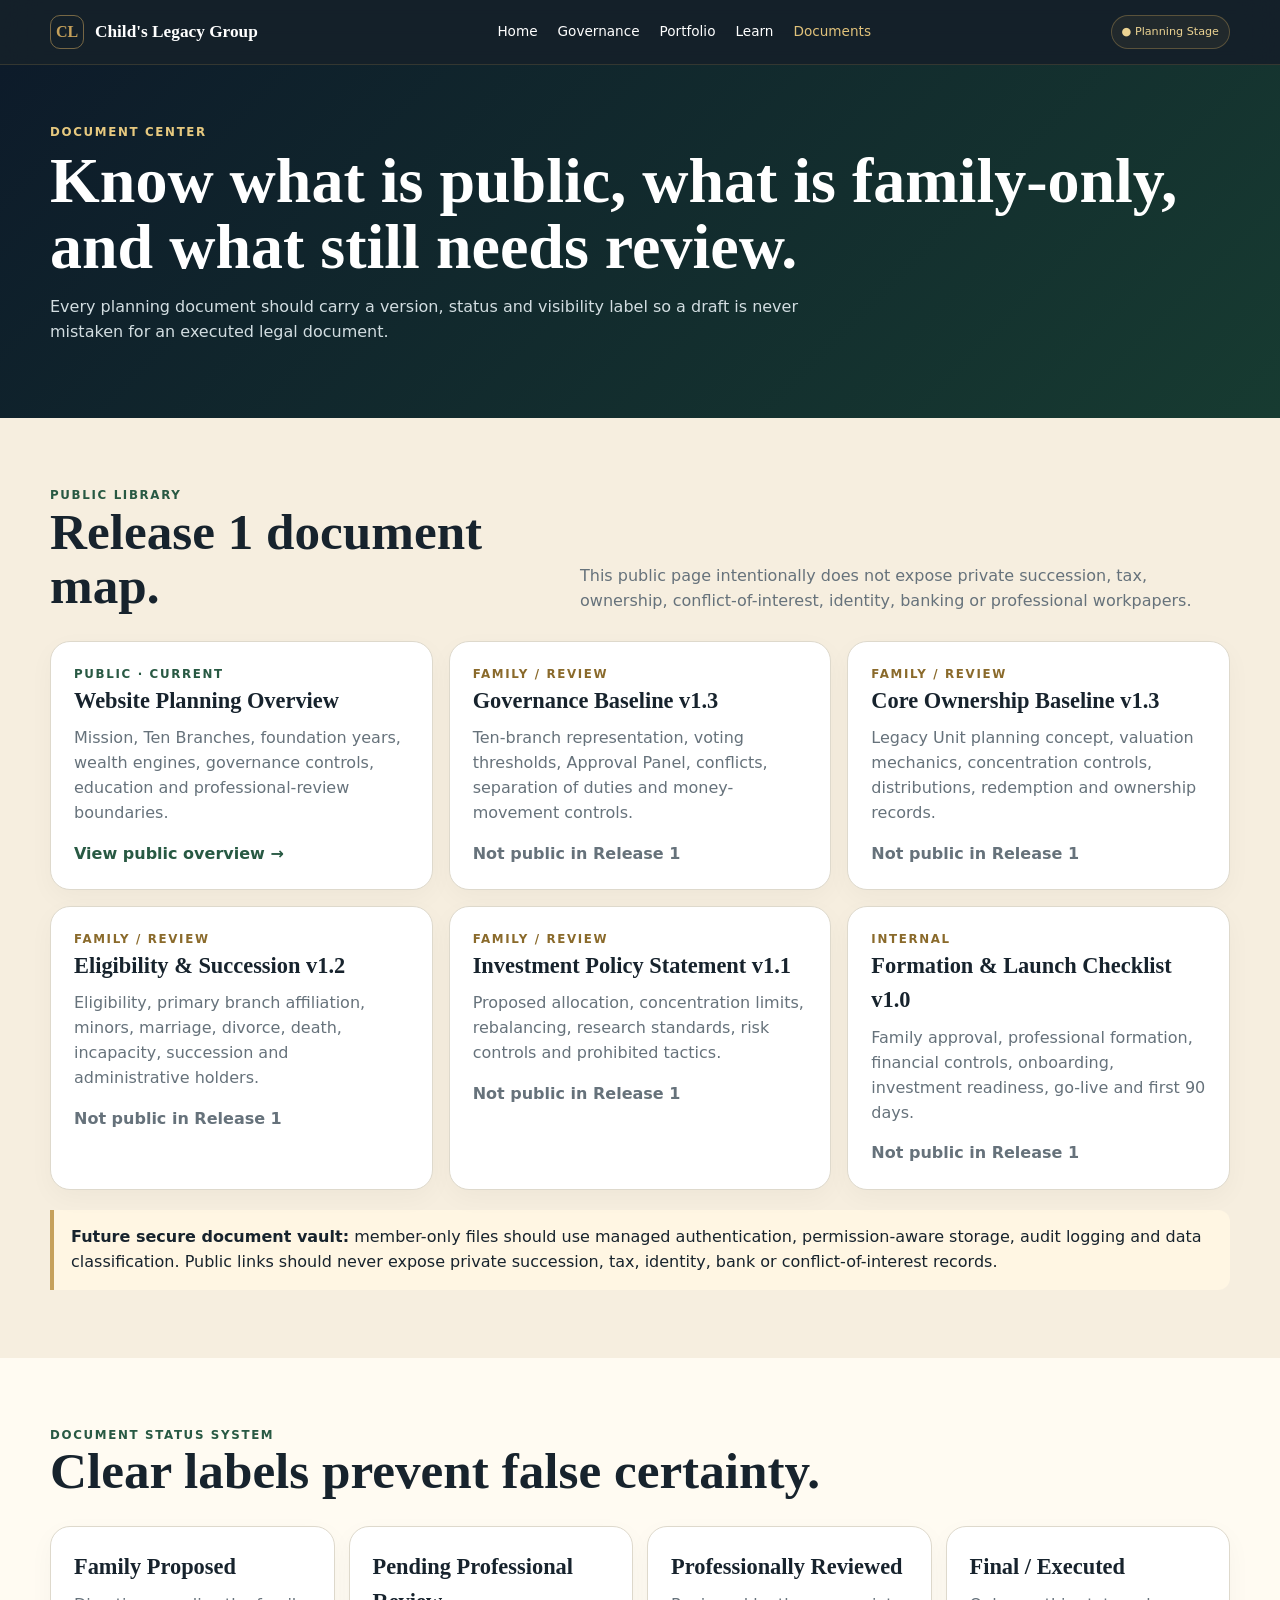
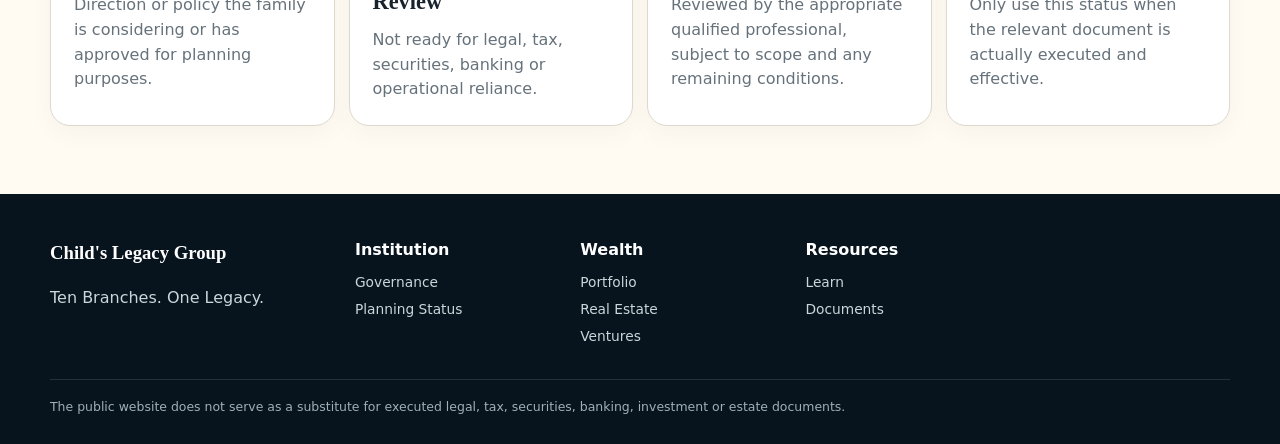
<file: documents.html>
<!doctype html><html lang="en"><head><meta charset="utf-8"><meta name="viewport" content="width=device-width,initial-scale=1"><title>Documents | Child's Legacy Group</title><meta name="theme-color" content="#0D1B2A"><link rel="stylesheet" href="styles.css"></head><body><header class="header"><div class="wrap nav"><a class="brand" href="index.html"><span class="brand-mark">CL</span><span class="brand-text">Child's Legacy Group</span></a><nav class="links"><a href="index.html">Home</a><a href="governance.html">Governance</a><a href="portfolio.html">Portfolio</a><a href="learn.html">Learn</a><a aria-current="page" href="documents.html">Documents</a></nav><div class="nav-actions"><a class="status-pill" href="planning-status.html">● Planning Stage</a><button class="menu-btn" data-menu-open>☰</button></div></div></header><div class="drawer" id="drawer"><div class="drawer-shade" data-menu-close></div><nav class="drawer-panel"><div class="drawer-head"><strong>Child's Legacy Group</strong><button class="drawer-close" data-menu-close>×</button></div><a href="index.html">Home</a><a href="governance.html">Governance</a><a href="portfolio.html">Portfolio</a><a href="real-estate.html">Real Estate</a><a href="ventures.html">Family Ventures</a><a href="learn.html">Learn</a><a href="documents.html">Documents</a><a href="planning-status.html">Planning Status</a></nav></div><main><section class="pagehero"><div class="wrap"><div class="eyebrow">Document Center</div><h1>Know what is public, what is family-only, and what still needs review.</h1><p>Every planning document should carry a version, status and visibility label so a draft is never mistaken for an executed legal document.</p></div></section><section class="section"><div class="wrap"><div class="head"><div><div class="eyebrow" style="color:var(--green)">Public library</div><h2>Release 1 document map.</h2></div><p>This public page intentionally does not expose private succession, tax, ownership, conflict-of-interest, identity, banking or professional workpapers.</p></div><div class="grid3"><div class="card"><div class="eyebrow" style="color:var(--green)">PUBLIC · CURRENT</div><h3>Website Planning Overview</h3><p>Mission, Ten Branches, foundation years, wealth engines, governance controls, education and professional-review boundaries.</p><a class="card-link" href="index.html">View public overview →</a></div><div class="card"><div class="eyebrow" style="color:#8A6A2B">FAMILY / REVIEW</div><h3>Governance Baseline v1.3</h3><p>Ten-branch representation, voting thresholds, Approval Panel, conflicts, separation of duties and money-movement controls.</p><span class="card-link" style="color:var(--muted)">Not public in Release 1</span></div><div class="card"><div class="eyebrow" style="color:#8A6A2B">FAMILY / REVIEW</div><h3>Core Ownership Baseline v1.3</h3><p>Legacy Unit planning concept, valuation mechanics, concentration controls, distributions, redemption and ownership records.</p><span class="card-link" style="color:var(--muted)">Not public in Release 1</span></div><div class="card"><div class="eyebrow" style="color:#8A6A2B">FAMILY / REVIEW</div><h3>Eligibility & Succession v1.2</h3><p>Eligibility, primary branch affiliation, minors, marriage, divorce, death, incapacity, succession and administrative holders.</p><span class="card-link" style="color:var(--muted)">Not public in Release 1</span></div><div class="card"><div class="eyebrow" style="color:#8A6A2B">FAMILY / REVIEW</div><h3>Investment Policy Statement v1.1</h3><p>Proposed allocation, concentration limits, rebalancing, research standards, risk controls and prohibited tactics.</p><span class="card-link" style="color:var(--muted)">Not public in Release 1</span></div><div class="card"><div class="eyebrow" style="color:#8A6A2B">INTERNAL</div><h3>Formation & Launch Checklist v1.0</h3><p>Family approval, professional formation, financial controls, onboarding, investment readiness, go-live and first 90 days.</p><span class="card-link" style="color:var(--muted)">Not public in Release 1</span></div></div><div class="notice"><strong>Future secure document vault:</strong> member-only files should use managed authentication, permission-aware storage, audit logging and data classification. Public links should never expose private succession, tax, identity, bank or conflict-of-interest records.</div></div></section><section class="section white"><div class="wrap"><div class="head"><div><div class="eyebrow" style="color:var(--green)">Document status system</div><h2>Clear labels prevent false certainty.</h2></div></div><div class="grid4"><div class="card"><h3>Family Proposed</h3><p>Direction or policy the family is considering or has approved for planning purposes.</p></div><div class="card"><h3>Pending Professional Review</h3><p>Not ready for legal, tax, securities, banking or operational reliance.</p></div><div class="card"><h3>Professionally Reviewed</h3><p>Reviewed by the appropriate qualified professional, subject to scope and any remaining conditions.</p></div><div class="card"><h3>Final / Executed</h3><p>Only use this status when the relevant document is actually executed and effective.</p></div></div></div></section></main><footer class="footer"><div class="wrap"><div class="footgrid"><div><h3>Child's Legacy Group</h3><p>Ten Branches. One Legacy.</p></div><div><h4>Institution</h4><a href="governance.html">Governance</a><a href="planning-status.html">Planning Status</a></div><div><h4>Wealth</h4><a href="portfolio.html">Portfolio</a><a href="real-estate.html">Real Estate</a><a href="ventures.html">Ventures</a></div><div><h4>Resources</h4><a href="learn.html">Learn</a><a href="documents.html">Documents</a></div></div><div class="legal">The public website does not serve as a substitute for executed legal, tax, securities, banking, investment or estate documents.</div></div></footer><script src="app.js"></script></body></html>
</file>
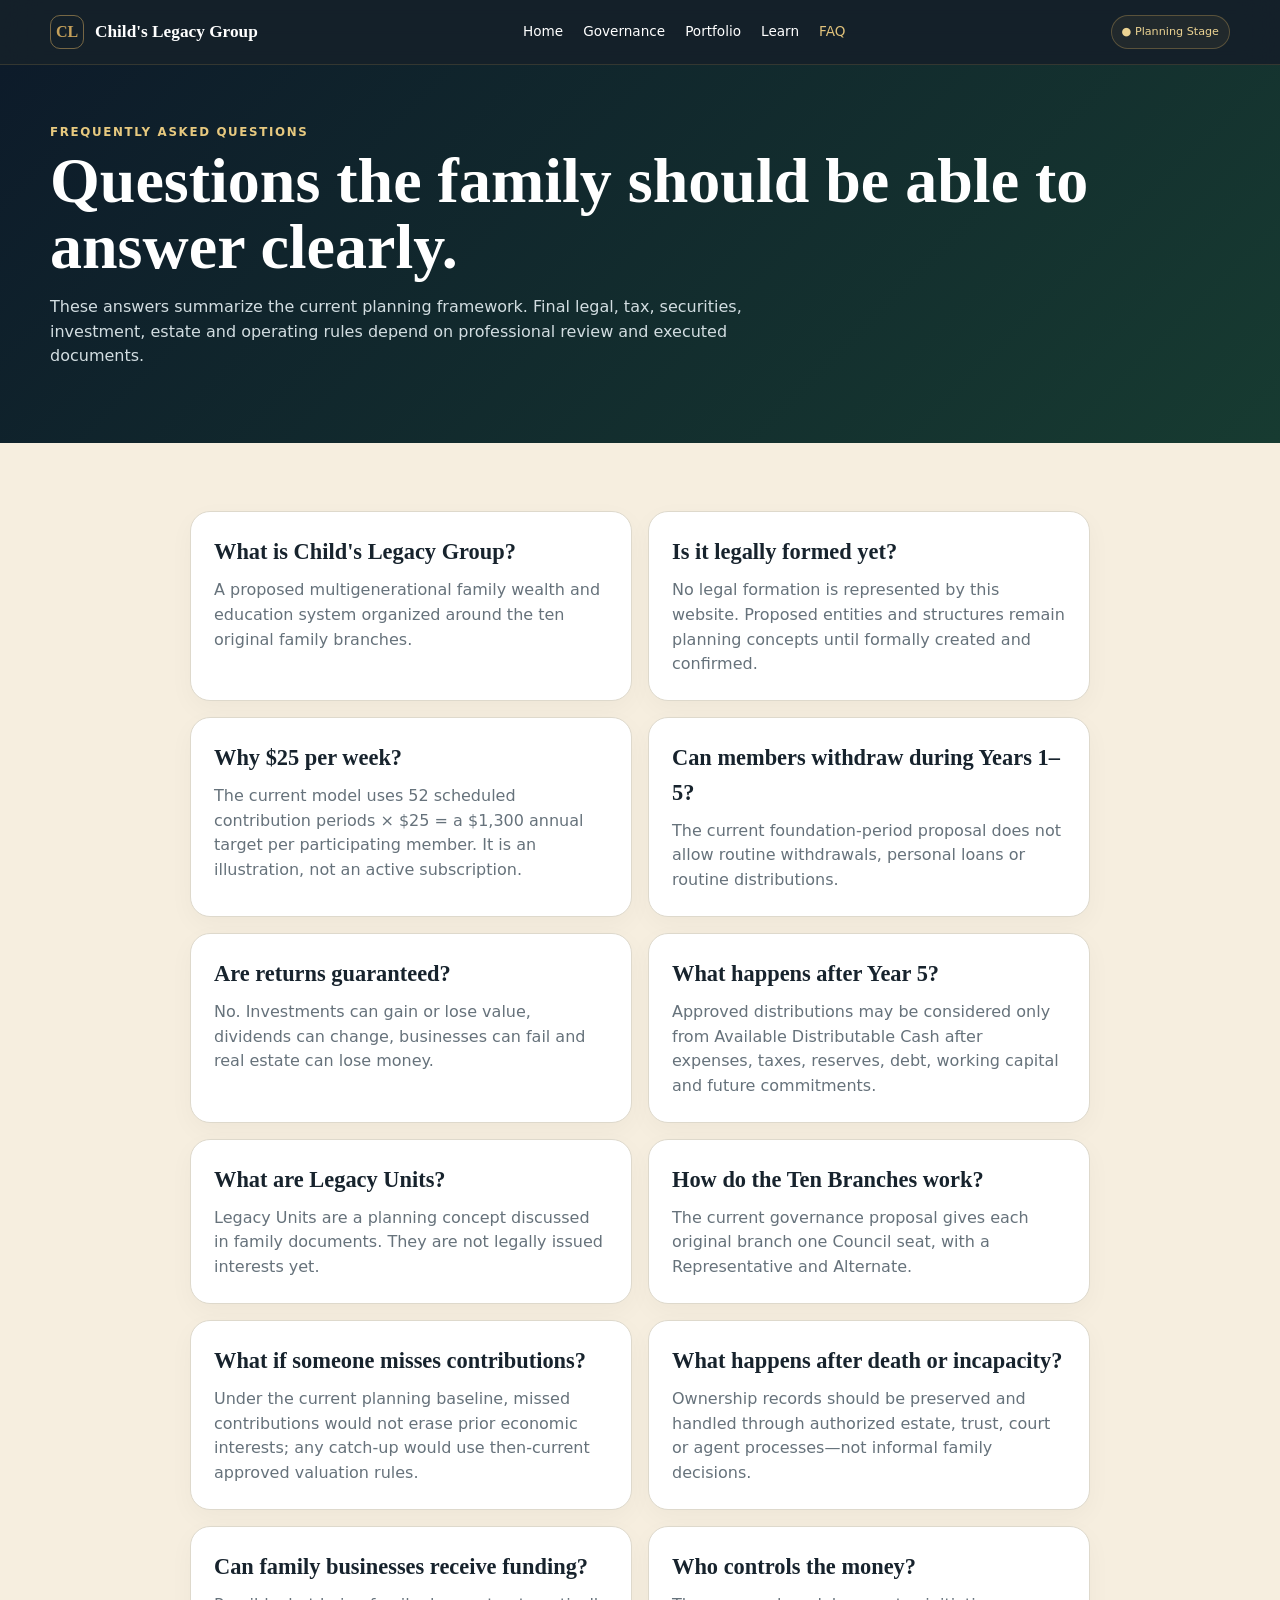
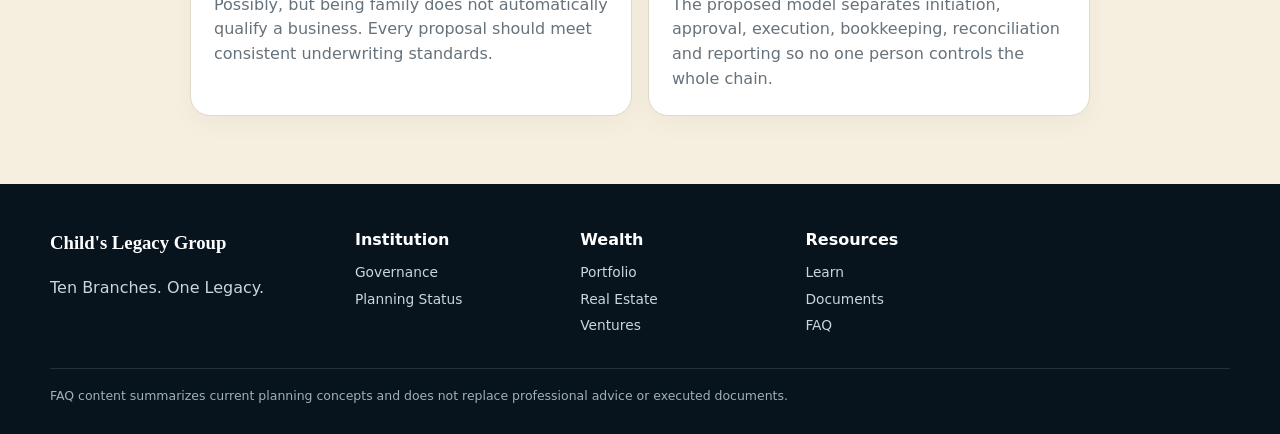
<file: faq.html>
<!doctype html><html lang="en"><head><meta charset="utf-8"><meta name="viewport" content="width=device-width,initial-scale=1"><title>FAQ | Child's Legacy Group</title><meta name="theme-color" content="#0D1B2A"><link rel="stylesheet" href="styles.css"></head><body><header class="header"><div class="wrap nav"><a class="brand" href="index.html"><span class="brand-mark">CL</span><span class="brand-text">Child's Legacy Group</span></a><nav class="links"><a href="index.html">Home</a><a href="governance.html">Governance</a><a href="portfolio.html">Portfolio</a><a href="learn.html">Learn</a><a aria-current="page" href="faq.html">FAQ</a></nav><div class="nav-actions"><a class="status-pill" href="planning-status.html">● Planning Stage</a><button class="menu-btn" data-menu-open>☰</button></div></div></header><div class="drawer" id="drawer"><div class="drawer-shade" data-menu-close></div><nav class="drawer-panel"><div class="drawer-head"><strong>Child's Legacy Group</strong><button class="drawer-close" data-menu-close>×</button></div><a href="index.html">Home</a><a href="governance.html">Governance</a><a href="portfolio.html">Portfolio</a><a href="real-estate.html">Real Estate</a><a href="ventures.html">Family Ventures</a><a href="learn.html">Learn</a><a href="documents.html">Documents</a><a href="faq.html">FAQ</a></nav></div><main><section class="pagehero"><div class="wrap"><div class="eyebrow">Frequently Asked Questions</div><h1>Questions the family should be able to answer clearly.</h1><p>These answers summarize the current planning framework. Final legal, tax, securities, investment, estate and operating rules depend on professional review and executed documents.</p></div></section><section class="section"><div class="wrap" style="max-width:900px"><div class="grid2"><div class="card"><h3>What is Child's Legacy Group?</h3><p>A proposed multigenerational family wealth and education system organized around the ten original family branches.</p></div><div class="card"><h3>Is it legally formed yet?</h3><p>No legal formation is represented by this website. Proposed entities and structures remain planning concepts until formally created and confirmed.</p></div><div class="card"><h3>Why $25 per week?</h3><p>The current model uses 52 scheduled contribution periods × $25 = a $1,300 annual target per participating member. It is an illustration, not an active subscription.</p></div><div class="card"><h3>Can members withdraw during Years 1–5?</h3><p>The current foundation-period proposal does not allow routine withdrawals, personal loans or routine distributions.</p></div><div class="card"><h3>Are returns guaranteed?</h3><p>No. Investments can gain or lose value, dividends can change, businesses can fail and real estate can lose money.</p></div><div class="card"><h3>What happens after Year 5?</h3><p>Approved distributions may be considered only from Available Distributable Cash after expenses, taxes, reserves, debt, working capital and future commitments.</p></div><div class="card"><h3>What are Legacy Units?</h3><p>Legacy Units are a planning concept discussed in family documents. They are not legally issued interests yet.</p></div><div class="card"><h3>How do the Ten Branches work?</h3><p>The current governance proposal gives each original branch one Council seat, with a Representative and Alternate.</p></div><div class="card"><h3>What if someone misses contributions?</h3><p>Under the current planning baseline, missed contributions would not erase prior economic interests; any catch-up would use then-current approved valuation rules.</p></div><div class="card"><h3>What happens after death or incapacity?</h3><p>Ownership records should be preserved and handled through authorized estate, trust, court or agent processes—not informal family decisions.</p></div><div class="card"><h3>Can family businesses receive funding?</h3><p>Possibly, but being family does not automatically qualify a business. Every proposal should meet consistent underwriting standards.</p></div><div class="card"><h3>Who controls the money?</h3><p>The proposed model separates initiation, approval, execution, bookkeeping, reconciliation and reporting so no one person controls the whole chain.</p></div></div></div></section></main><footer class="footer"><div class="wrap"><div class="footgrid"><div><h3>Child's Legacy Group</h3><p>Ten Branches. One Legacy.</p></div><div><h4>Institution</h4><a href="governance.html">Governance</a><a href="planning-status.html">Planning Status</a></div><div><h4>Wealth</h4><a href="portfolio.html">Portfolio</a><a href="real-estate.html">Real Estate</a><a href="ventures.html">Ventures</a></div><div><h4>Resources</h4><a href="learn.html">Learn</a><a href="documents.html">Documents</a><a href="faq.html">FAQ</a></div></div><div class="legal">FAQ content summarizes current planning concepts and does not replace professional advice or executed documents.</div></div></footer><script src="app.js"></script></body></html>
</file>
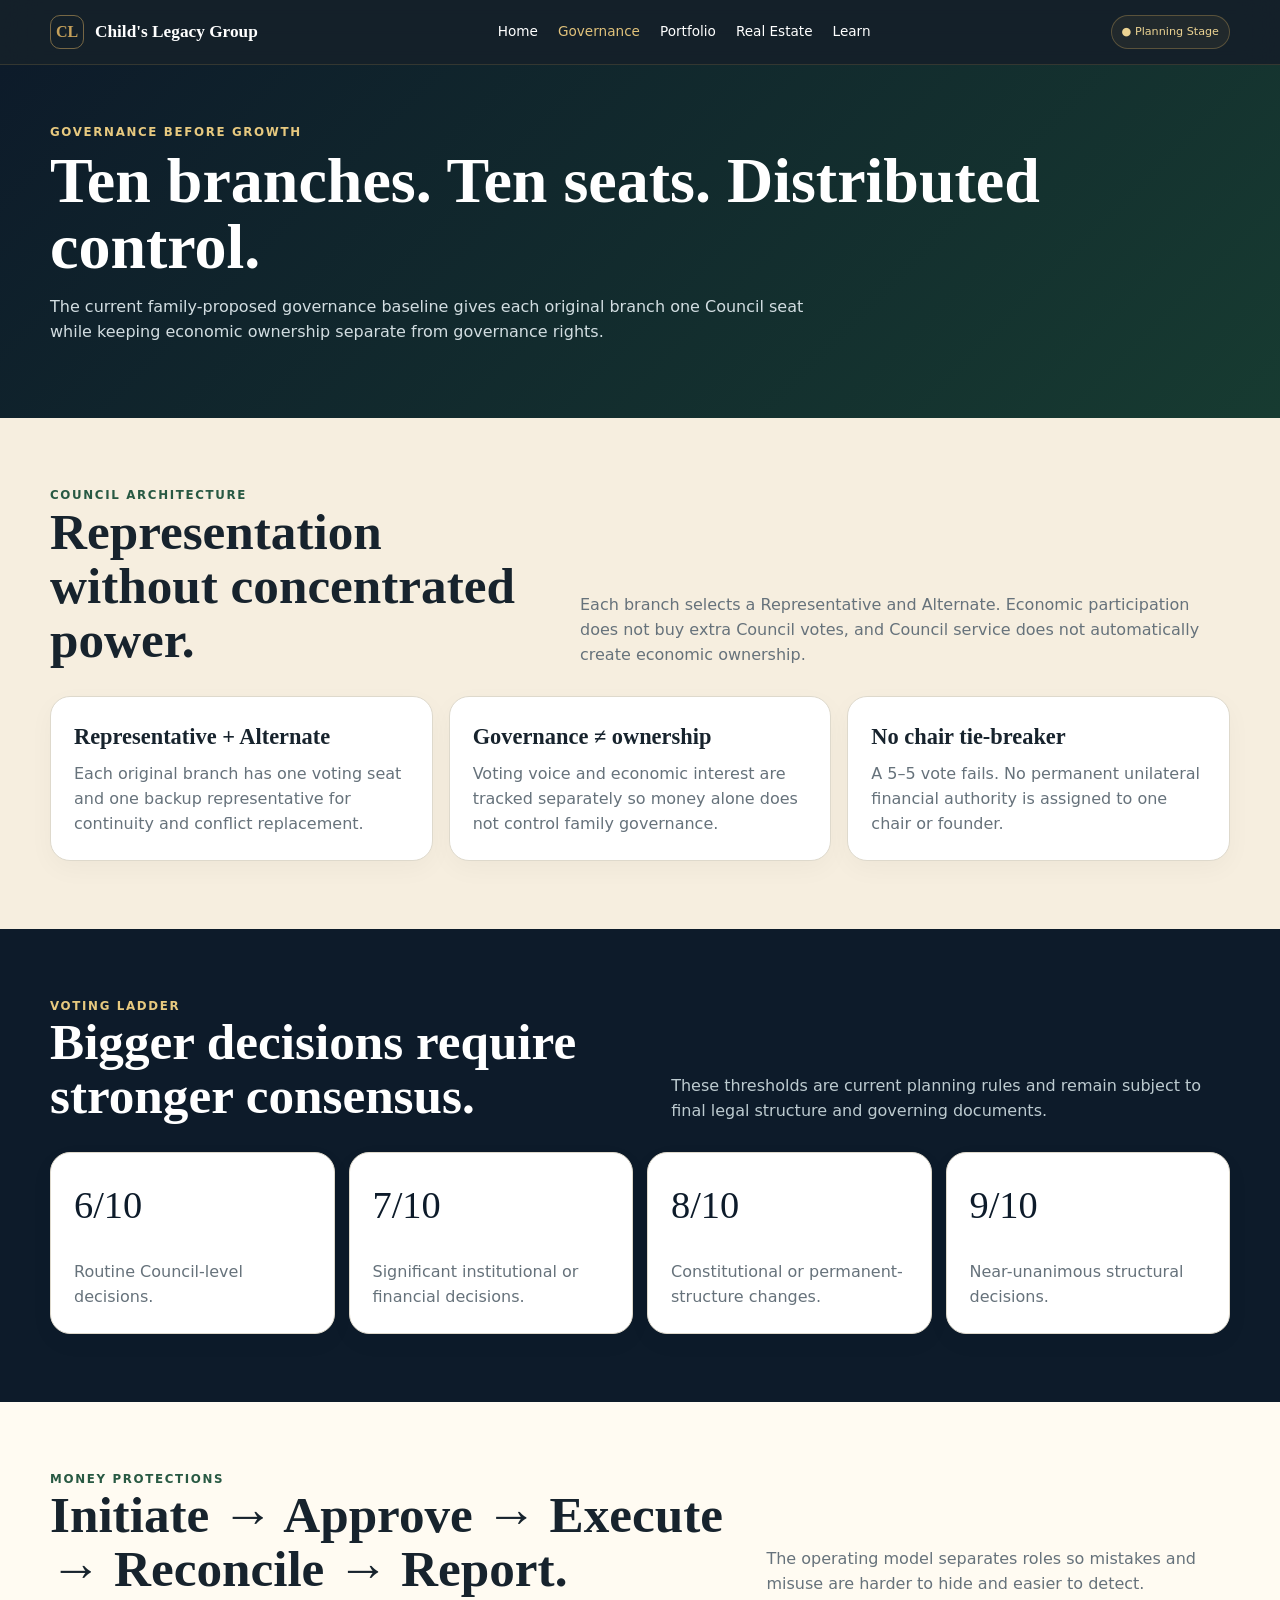
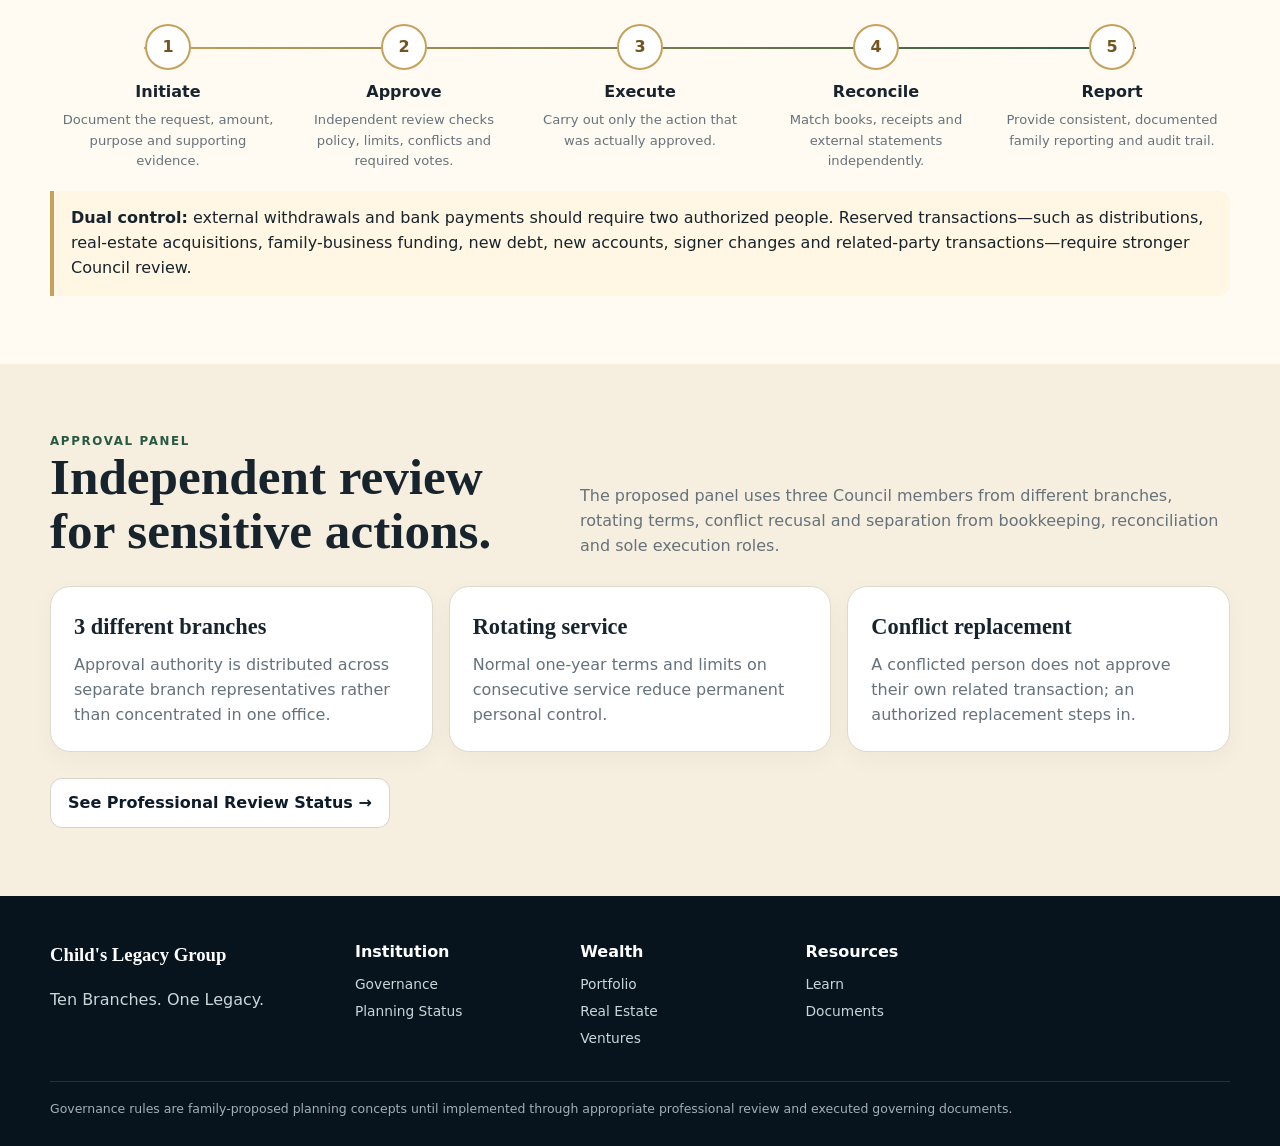
<file: governance.html>
<!doctype html><html lang="en"><head><meta charset="utf-8"><meta name="viewport" content="width=device-width,initial-scale=1"><title>Governance | Child's Legacy Group</title><meta name="theme-color" content="#0D1B2A"><link rel="stylesheet" href="styles.css"></head><body><header class="header"><div class="wrap nav"><a class="brand" href="index.html"><span class="brand-mark">CL</span><span class="brand-text">Child's Legacy Group</span></a><nav class="links"><a href="index.html">Home</a><a aria-current="page" href="governance.html">Governance</a><a href="portfolio.html">Portfolio</a><a href="real-estate.html">Real Estate</a><a href="learn.html">Learn</a></nav><div class="nav-actions"><a class="status-pill" href="planning-status.html">● Planning Stage</a><button class="menu-btn" data-menu-open>☰</button></div></div></header><div class="drawer" id="drawer"><div class="drawer-shade" data-menu-close></div><nav class="drawer-panel"><div class="drawer-head"><strong>Child's Legacy Group</strong><button class="drawer-close" data-menu-close>×</button></div><a href="index.html">Home</a><a href="governance.html">Governance</a><a href="portfolio.html">Portfolio</a><a href="real-estate.html">Real Estate</a><a href="ventures.html">Family Ventures</a><a href="learn.html">Learn</a><a href="planning-status.html">Planning Status</a></nav></div><main><section class="pagehero"><div class="wrap"><div class="eyebrow">Governance before growth</div><h1>Ten branches. Ten seats. Distributed control.</h1><p>The current family-proposed governance baseline gives each original branch one Council seat while keeping economic ownership separate from governance rights.</p></div></section><section class="section"><div class="wrap"><div class="head"><div><div class="eyebrow" style="color:var(--green)">Council architecture</div><h2>Representation without concentrated power.</h2></div><p>Each branch selects a Representative and Alternate. Economic participation does not buy extra Council votes, and Council service does not automatically create economic ownership.</p></div><div class="grid3"><div class="card"><h3>Representative + Alternate</h3><p>Each original branch has one voting seat and one backup representative for continuity and conflict replacement.</p></div><div class="card"><h3>Governance ≠ ownership</h3><p>Voting voice and economic interest are tracked separately so money alone does not control family governance.</p></div><div class="card"><h3>No chair tie-breaker</h3><p>A 5–5 vote fails. No permanent unilateral financial authority is assigned to one chair or founder.</p></div></div></div></section><section class="section navy"><div class="wrap"><div class="head"><div><div class="eyebrow">Voting ladder</div><h2>Bigger decisions require stronger consensus.</h2></div><p>These thresholds are current planning rules and remain subject to final legal structure and governing documents.</p></div><div class="grid4"><div class="card"><span class="num">6/10</span><strong>Ordinary</strong><p>Routine Council-level decisions.</p></div><div class="card"><span class="num">7/10</span><strong>Major</strong><p>Significant institutional or financial decisions.</p></div><div class="card"><span class="num">8/10</span><strong>Foundational</strong><p>Constitutional or permanent-structure changes.</p></div><div class="card"><span class="num">9/10</span><strong>Extraordinary</strong><p>Near-unanimous structural decisions.</p></div></div></div></section><section class="section white"><div class="wrap"><div class="head"><div><div class="eyebrow" style="color:var(--green)">Money protections</div><h2>Initiate → Approve → Execute → Reconcile → Report.</h2></div><p>The operating model separates roles so mistakes and misuse are harder to hide and easier to detect.</p></div><div class="process-line"><div class="proc"><span>1</span><strong>Initiate</strong><p>Document the request, amount, purpose and supporting evidence.</p></div><div class="proc"><span>2</span><strong>Approve</strong><p>Independent review checks policy, limits, conflicts and required votes.</p></div><div class="proc"><span>3</span><strong>Execute</strong><p>Carry out only the action that was actually approved.</p></div><div class="proc"><span>4</span><strong>Reconcile</strong><p>Match books, receipts and external statements independently.</p></div><div class="proc"><span>5</span><strong>Report</strong><p>Provide consistent, documented family reporting and audit trail.</p></div></div><div class="notice"><strong>Dual control:</strong> external withdrawals and bank payments should require two authorized people. Reserved transactions—such as distributions, real-estate acquisitions, family-business funding, new debt, new accounts, signer changes and related-party transactions—require stronger Council review.</div></div></section><section class="section"><div class="wrap"><div class="head"><div><div class="eyebrow" style="color:var(--green)">Approval Panel</div><h2>Independent review for sensitive actions.</h2></div><p>The proposed panel uses three Council members from different branches, rotating terms, conflict recusal and separation from bookkeeping, reconciliation and sole execution roles.</p></div><div class="grid3"><div class="card"><h3>3 different branches</h3><p>Approval authority is distributed across separate branch representatives rather than concentrated in one office.</p></div><div class="card"><h3>Rotating service</h3><p>Normal one-year terms and limits on consecutive service reduce permanent personal control.</p></div><div class="card"><h3>Conflict replacement</h3><p>A conflicted person does not approve their own related transaction; an authorized replacement steps in.</p></div></div><div class="actions"><a class="btn light" href="planning-status.html">See Professional Review Status →</a></div></div></section></main><footer class="footer"><div class="wrap"><div class="footgrid"><div><h3>Child's Legacy Group</h3><p>Ten Branches. One Legacy.</p></div><div><h4>Institution</h4><a href="governance.html">Governance</a><a href="planning-status.html">Planning Status</a></div><div><h4>Wealth</h4><a href="portfolio.html">Portfolio</a><a href="real-estate.html">Real Estate</a><a href="ventures.html">Ventures</a></div><div><h4>Resources</h4><a href="learn.html">Learn</a><a href="documents.html">Documents</a></div></div><div class="legal">Governance rules are family-proposed planning concepts until implemented through appropriate professional review and executed governing documents.</div></div></footer><script src="app.js"></script></body></html>
</file>
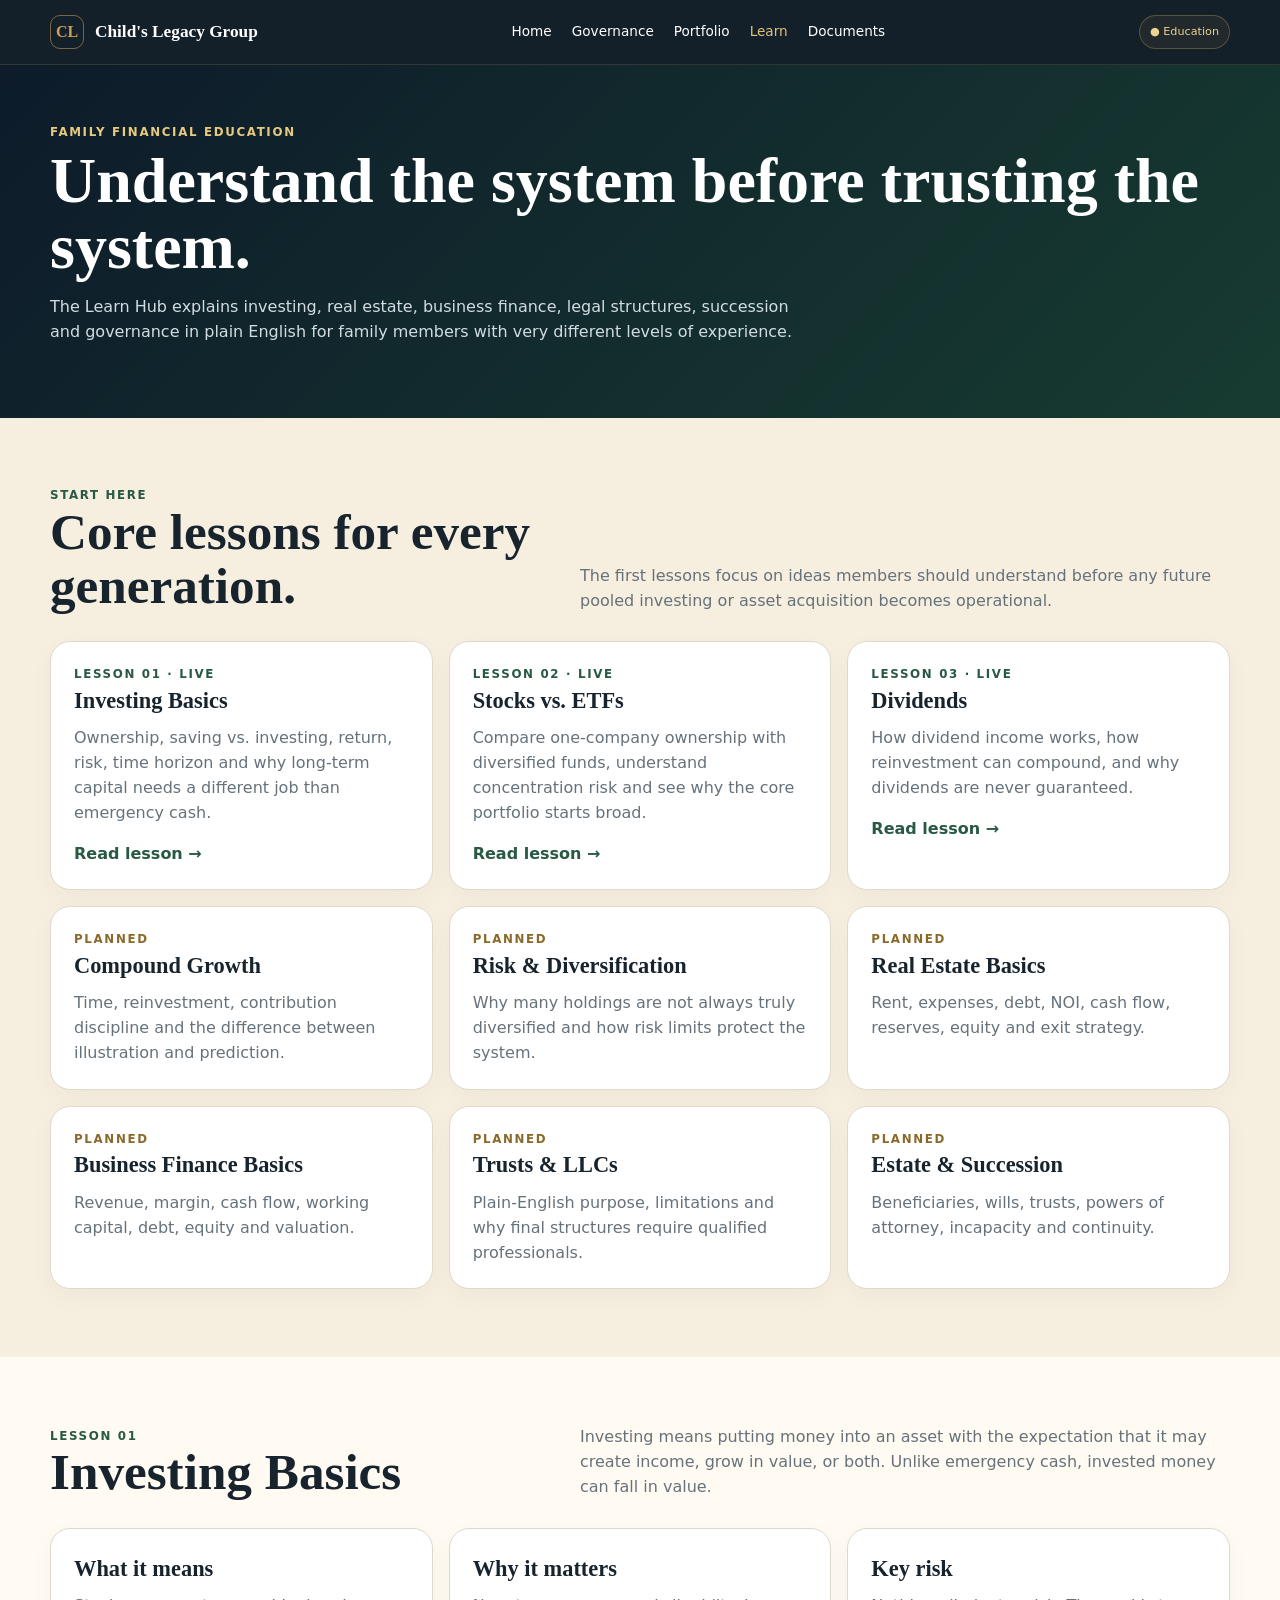
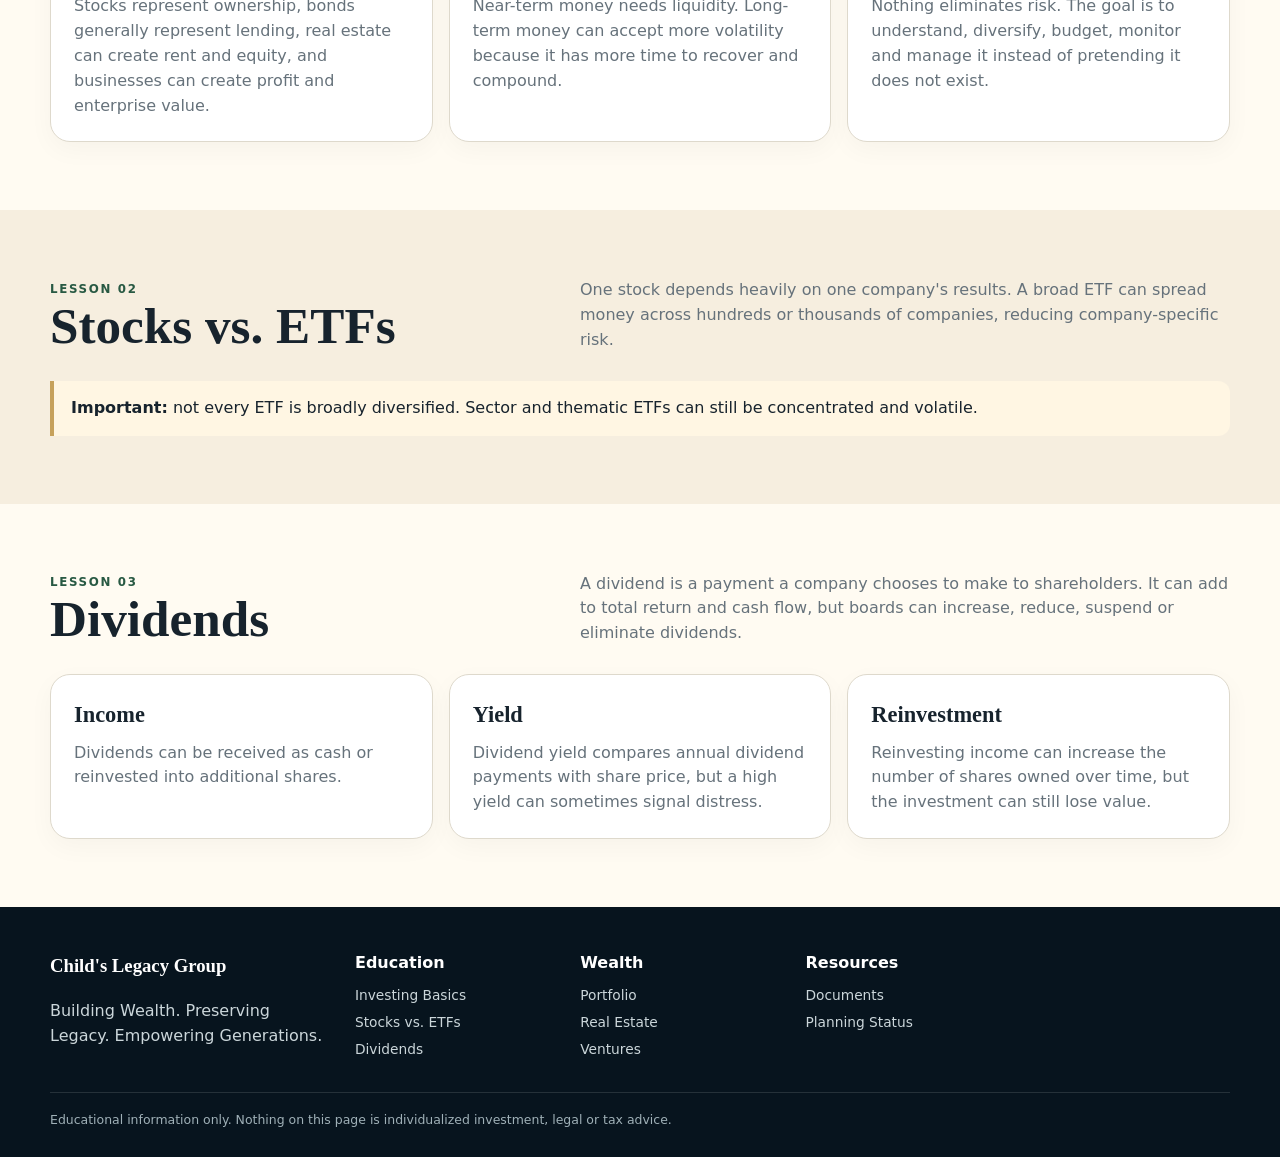
<file: learn.html>
<!doctype html><html lang="en"><head><meta charset="utf-8"><meta name="viewport" content="width=device-width,initial-scale=1"><title>Learn | Child's Legacy Group</title><meta name="theme-color" content="#0D1B2A"><link rel="stylesheet" href="styles.css"></head><body><header class="header"><div class="wrap nav"><a class="brand" href="index.html"><span class="brand-mark">CL</span><span class="brand-text">Child's Legacy Group</span></a><nav class="links"><a href="index.html">Home</a><a href="governance.html">Governance</a><a href="portfolio.html">Portfolio</a><a aria-current="page" href="learn.html">Learn</a><a href="documents.html">Documents</a></nav><div class="nav-actions"><a class="status-pill" href="planning-status.html">● Education</a><button class="menu-btn" data-menu-open>☰</button></div></div></header><div class="drawer" id="drawer"><div class="drawer-shade" data-menu-close></div><nav class="drawer-panel"><div class="drawer-head"><strong>Child's Legacy Group</strong><button class="drawer-close" data-menu-close>×</button></div><a href="index.html">Home</a><a href="governance.html">Governance</a><a href="portfolio.html">Portfolio</a><a href="real-estate.html">Real Estate</a><a href="ventures.html">Family Ventures</a><a href="learn.html">Learn</a><a href="documents.html">Documents</a></nav></div><main><section class="pagehero"><div class="wrap"><div class="eyebrow">Family Financial Education</div><h1>Understand the system before trusting the system.</h1><p>The Learn Hub explains investing, real estate, business finance, legal structures, succession and governance in plain English for family members with very different levels of experience.</p></div></section><section class="section"><div class="wrap"><div class="head"><div><div class="eyebrow" style="color:var(--green)">Start here</div><h2>Core lessons for every generation.</h2></div><p>The first lessons focus on ideas members should understand before any future pooled investing or asset acquisition becomes operational.</p></div><div class="grid3"><article class="card"><div class="eyebrow" style="color:var(--green)">Lesson 01 · Live</div><h3>Investing Basics</h3><p>Ownership, saving vs. investing, return, risk, time horizon and why long-term capital needs a different job than emergency cash.</p><a class="card-link" href="#investing">Read lesson →</a></article><article class="card"><div class="eyebrow" style="color:var(--green)">Lesson 02 · Live</div><h3>Stocks vs. ETFs</h3><p>Compare one-company ownership with diversified funds, understand concentration risk and see why the core portfolio starts broad.</p><a class="card-link" href="#etfs">Read lesson →</a></article><article class="card"><div class="eyebrow" style="color:var(--green)">Lesson 03 · Live</div><h3>Dividends</h3><p>How dividend income works, how reinvestment can compound, and why dividends are never guaranteed.</p><a class="card-link" href="#dividends">Read lesson →</a></article><article class="card"><div class="eyebrow" style="color:#8A6A2B">Planned</div><h3>Compound Growth</h3><p>Time, reinvestment, contribution discipline and the difference between illustration and prediction.</p></article><article class="card"><div class="eyebrow" style="color:#8A6A2B">Planned</div><h3>Risk & Diversification</h3><p>Why many holdings are not always truly diversified and how risk limits protect the system.</p></article><article class="card"><div class="eyebrow" style="color:#8A6A2B">Planned</div><h3>Real Estate Basics</h3><p>Rent, expenses, debt, NOI, cash flow, reserves, equity and exit strategy.</p></article><article class="card"><div class="eyebrow" style="color:#8A6A2B">Planned</div><h3>Business Finance Basics</h3><p>Revenue, margin, cash flow, working capital, debt, equity and valuation.</p></article><article class="card"><div class="eyebrow" style="color:#8A6A2B">Planned</div><h3>Trusts & LLCs</h3><p>Plain-English purpose, limitations and why final structures require qualified professionals.</p></article><article class="card"><div class="eyebrow" style="color:#8A6A2B">Planned</div><h3>Estate & Succession</h3><p>Beneficiaries, wills, trusts, powers of attorney, incapacity and continuity.</p></article></div></div></section><section class="section white" id="investing"><div class="wrap"><div class="head"><div><div class="eyebrow" style="color:var(--green)">Lesson 01</div><h2>Investing Basics</h2></div><p>Investing means putting money into an asset with the expectation that it may create income, grow in value, or both. Unlike emergency cash, invested money can fall in value.</p></div><div class="grid3"><div class="card"><h3>What it means</h3><p>Stocks represent ownership, bonds generally represent lending, real estate can create rent and equity, and businesses can create profit and enterprise value.</p></div><div class="card"><h3>Why it matters</h3><p>Near-term money needs liquidity. Long-term money can accept more volatility because it has more time to recover and compound.</p></div><div class="card"><h3>Key risk</h3><p>Nothing eliminates risk. The goal is to understand, diversify, budget, monitor and manage it instead of pretending it does not exist.</p></div></div></div></section><section class="section" id="etfs"><div class="wrap"><div class="head"><div><div class="eyebrow" style="color:var(--green)">Lesson 02</div><h2>Stocks vs. ETFs</h2></div><p>One stock depends heavily on one company's results. A broad ETF can spread money across hundreds or thousands of companies, reducing company-specific risk.</p></div><div class="notice"><strong>Important:</strong> not every ETF is broadly diversified. Sector and thematic ETFs can still be concentrated and volatile.</div></div></section><section class="section white" id="dividends"><div class="wrap"><div class="head"><div><div class="eyebrow" style="color:var(--green)">Lesson 03</div><h2>Dividends</h2></div><p>A dividend is a payment a company chooses to make to shareholders. It can add to total return and cash flow, but boards can increase, reduce, suspend or eliminate dividends.</p></div><div class="grid3"><div class="card"><h3>Income</h3><p>Dividends can be received as cash or reinvested into additional shares.</p></div><div class="card"><h3>Yield</h3><p>Dividend yield compares annual dividend payments with share price, but a high yield can sometimes signal distress.</p></div><div class="card"><h3>Reinvestment</h3><p>Reinvesting income can increase the number of shares owned over time, but the investment can still lose value.</p></div></div></div></section></main><footer class="footer"><div class="wrap"><div class="footgrid"><div><h3>Child's Legacy Group</h3><p>Building Wealth. Preserving Legacy. Empowering Generations.</p></div><div><h4>Education</h4><a href="#investing">Investing Basics</a><a href="#etfs">Stocks vs. ETFs</a><a href="#dividends">Dividends</a></div><div><h4>Wealth</h4><a href="portfolio.html">Portfolio</a><a href="real-estate.html">Real Estate</a><a href="ventures.html">Ventures</a></div><div><h4>Resources</h4><a href="documents.html">Documents</a><a href="planning-status.html">Planning Status</a></div></div><div class="legal">Educational information only. Nothing on this page is individualized investment, legal or tax advice.</div></div></footer><script src="app.js"></script></body></html>
</file>
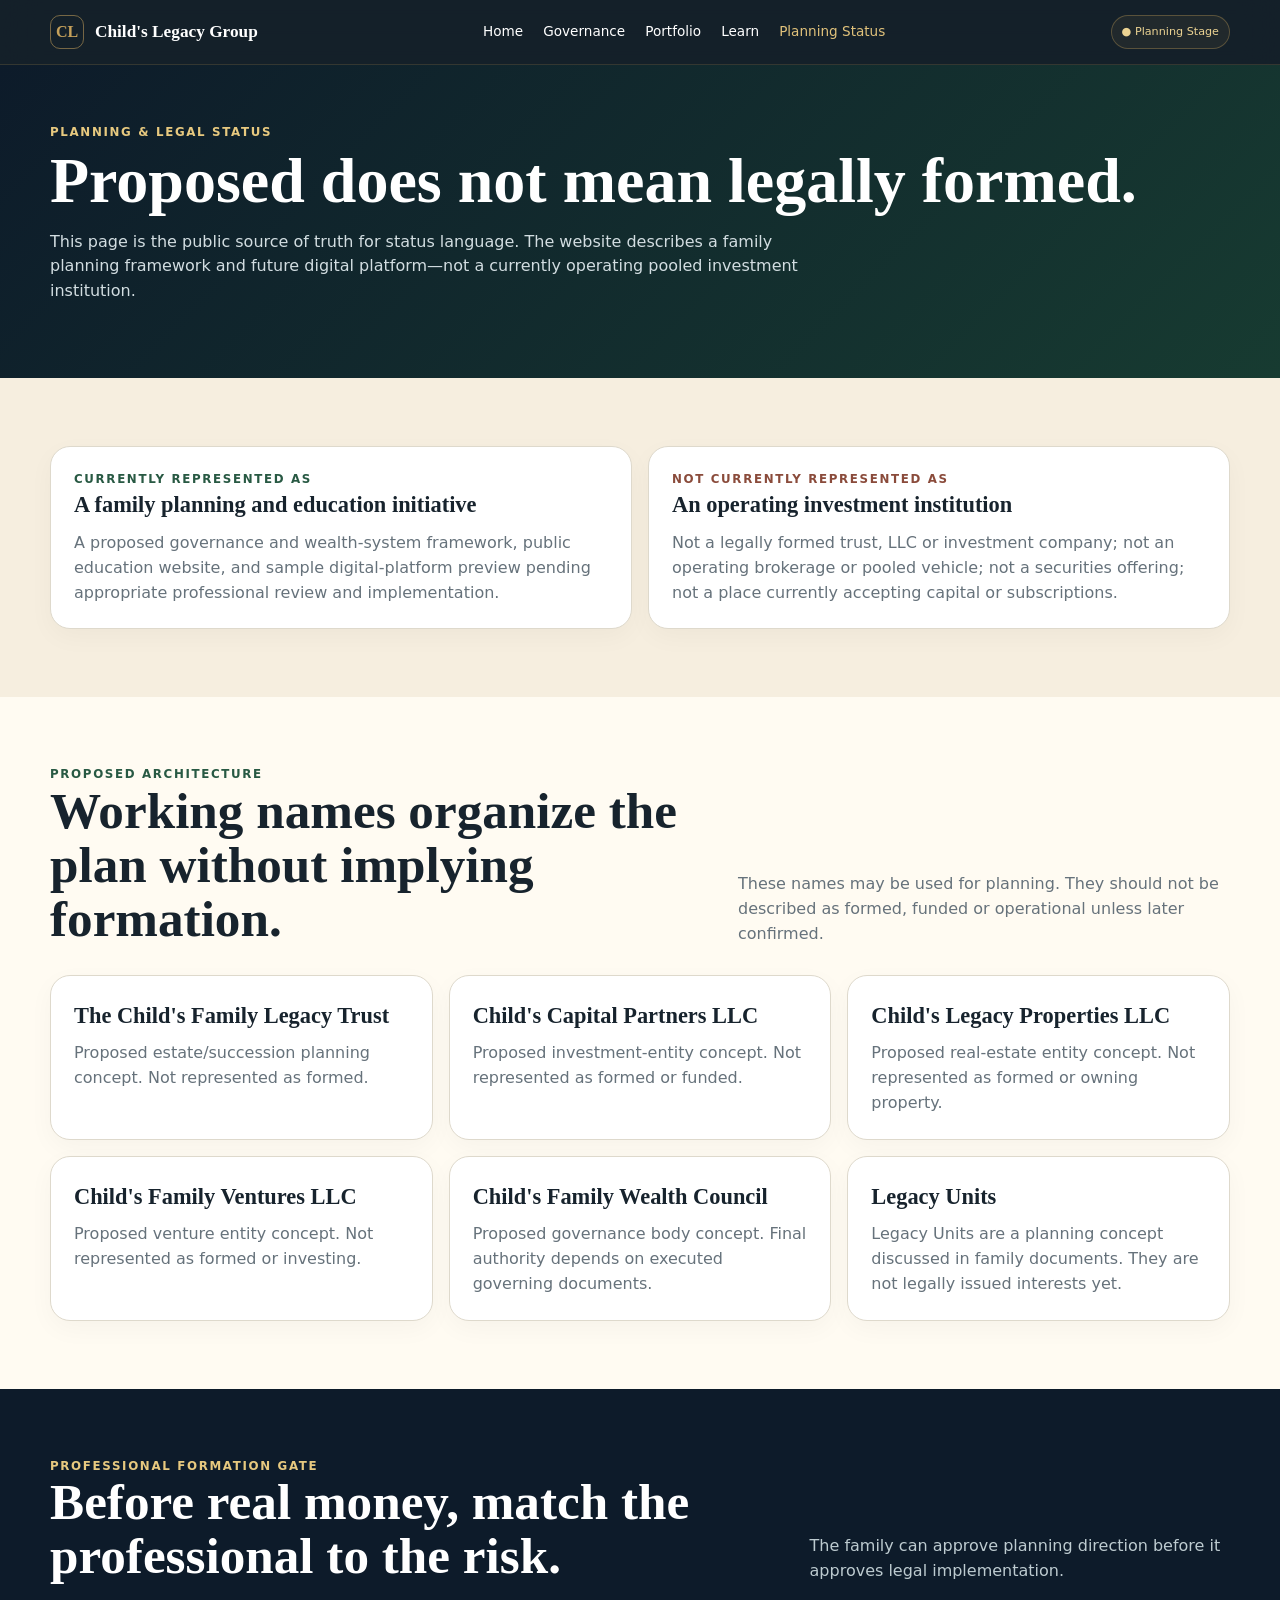
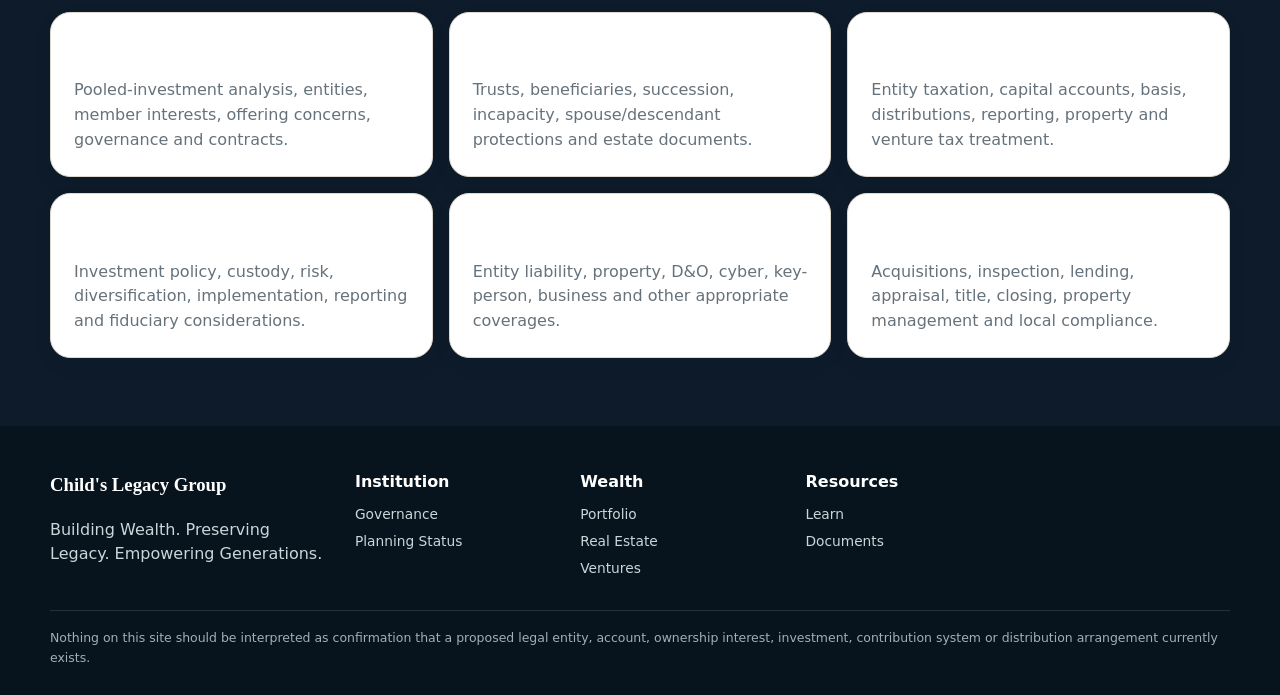
<file: planning-status.html>
<!doctype html><html lang="en"><head><meta charset="utf-8"><meta name="viewport" content="width=device-width,initial-scale=1"><title>Planning Status | Child's Legacy Group</title><meta name="theme-color" content="#0D1B2A"><link rel="stylesheet" href="styles.css"></head><body><header class="header"><div class="wrap nav"><a class="brand" href="index.html"><span class="brand-mark">CL</span><span class="brand-text">Child's Legacy Group</span></a><nav class="links"><a href="index.html">Home</a><a href="governance.html">Governance</a><a href="portfolio.html">Portfolio</a><a href="learn.html">Learn</a><a aria-current="page" href="planning-status.html">Planning Status</a></nav><div class="nav-actions"><span class="status-pill">● Planning Stage</span><button class="menu-btn" data-menu-open>☰</button></div></div></header><div class="drawer" id="drawer"><div class="drawer-shade" data-menu-close></div><nav class="drawer-panel"><div class="drawer-head"><strong>Child's Legacy Group</strong><button class="drawer-close" data-menu-close>×</button></div><a href="index.html">Home</a><a href="governance.html">Governance</a><a href="portfolio.html">Portfolio</a><a href="real-estate.html">Real Estate</a><a href="ventures.html">Family Ventures</a><a href="learn.html">Learn</a><a href="documents.html">Documents</a><a href="planning-status.html">Planning Status</a></nav></div><main><section class="pagehero"><div class="wrap"><div class="eyebrow">Planning & Legal Status</div><h1>Proposed does not mean legally formed.</h1><p>This page is the public source of truth for status language. The website describes a family planning framework and future digital platform—not a currently operating pooled investment institution.</p></div></section><section class="section"><div class="wrap"><div class="grid2"><div class="card"><div class="eyebrow" style="color:var(--green)">Currently represented as</div><h3>A family planning and education initiative</h3><p>A proposed governance and wealth-system framework, public education website, and sample digital-platform preview pending appropriate professional review and implementation.</p></div><div class="card"><div class="eyebrow" style="color:var(--danger)">Not currently represented as</div><h3>An operating investment institution</h3><p>Not a legally formed trust, LLC or investment company; not an operating brokerage or pooled vehicle; not a securities offering; not a place currently accepting capital or subscriptions.</p></div></div></div></section><section class="section white"><div class="wrap"><div class="head"><div><div class="eyebrow" style="color:var(--green)">Proposed architecture</div><h2>Working names organize the plan without implying formation.</h2></div><p>These names may be used for planning. They should not be described as formed, funded or operational unless later confirmed.</p></div><div class="grid3"><div class="card"><h3>The Child's Family Legacy Trust</h3><p>Proposed estate/succession planning concept. Not represented as formed.</p></div><div class="card"><h3>Child's Capital Partners LLC</h3><p>Proposed investment-entity concept. Not represented as formed or funded.</p></div><div class="card"><h3>Child's Legacy Properties LLC</h3><p>Proposed real-estate entity concept. Not represented as formed or owning property.</p></div><div class="card"><h3>Child's Family Ventures LLC</h3><p>Proposed venture entity concept. Not represented as formed or investing.</p></div><div class="card"><h3>Child's Family Wealth Council</h3><p>Proposed governance body concept. Final authority depends on executed governing documents.</p></div><div class="card"><h3>Legacy Units</h3><p>Legacy Units are a planning concept discussed in family documents. They are not legally issued interests yet.</p></div></div></div></section><section class="section navy"><div class="wrap"><div class="head"><div><div class="eyebrow">Professional formation gate</div><h2>Before real money, match the professional to the risk.</h2></div><p>The family can approve planning direction before it approves legal implementation.</p></div><div class="grid3"><div class="card"><h3>Business / Securities Counsel</h3><p>Pooled-investment analysis, entities, member interests, offering concerns, governance and contracts.</p></div><div class="card"><h3>Estate / Trust Counsel</h3><p>Trusts, beneficiaries, succession, incapacity, spouse/descendant protections and estate documents.</p></div><div class="card"><h3>CPA / Tax Professional</h3><p>Entity taxation, capital accounts, basis, distributions, reporting, property and venture tax treatment.</p></div><div class="card"><h3>Financial Professional</h3><p>Investment policy, custody, risk, diversification, implementation, reporting and fiduciary considerations.</p></div><div class="card"><h3>Insurance Professional</h3><p>Entity liability, property, D&O, cyber, key-person, business and other appropriate coverages.</p></div><div class="card"><h3>Real-Estate Professionals</h3><p>Acquisitions, inspection, lending, appraisal, title, closing, property management and local compliance.</p></div></div></div></section></main><footer class="footer"><div class="wrap"><div class="footgrid"><div><h3>Child's Legacy Group</h3><p>Building Wealth. Preserving Legacy. Empowering Generations.</p></div><div><h4>Institution</h4><a href="governance.html">Governance</a><a href="planning-status.html">Planning Status</a></div><div><h4>Wealth</h4><a href="portfolio.html">Portfolio</a><a href="real-estate.html">Real Estate</a><a href="ventures.html">Ventures</a></div><div><h4>Resources</h4><a href="learn.html">Learn</a><a href="documents.html">Documents</a></div></div><div class="legal">Nothing on this site should be interpreted as confirmation that a proposed legal entity, account, ownership interest, investment, contribution system or distribution arrangement currently exists.</div></div></footer><script src="app.js"></script></body></html>
</file>
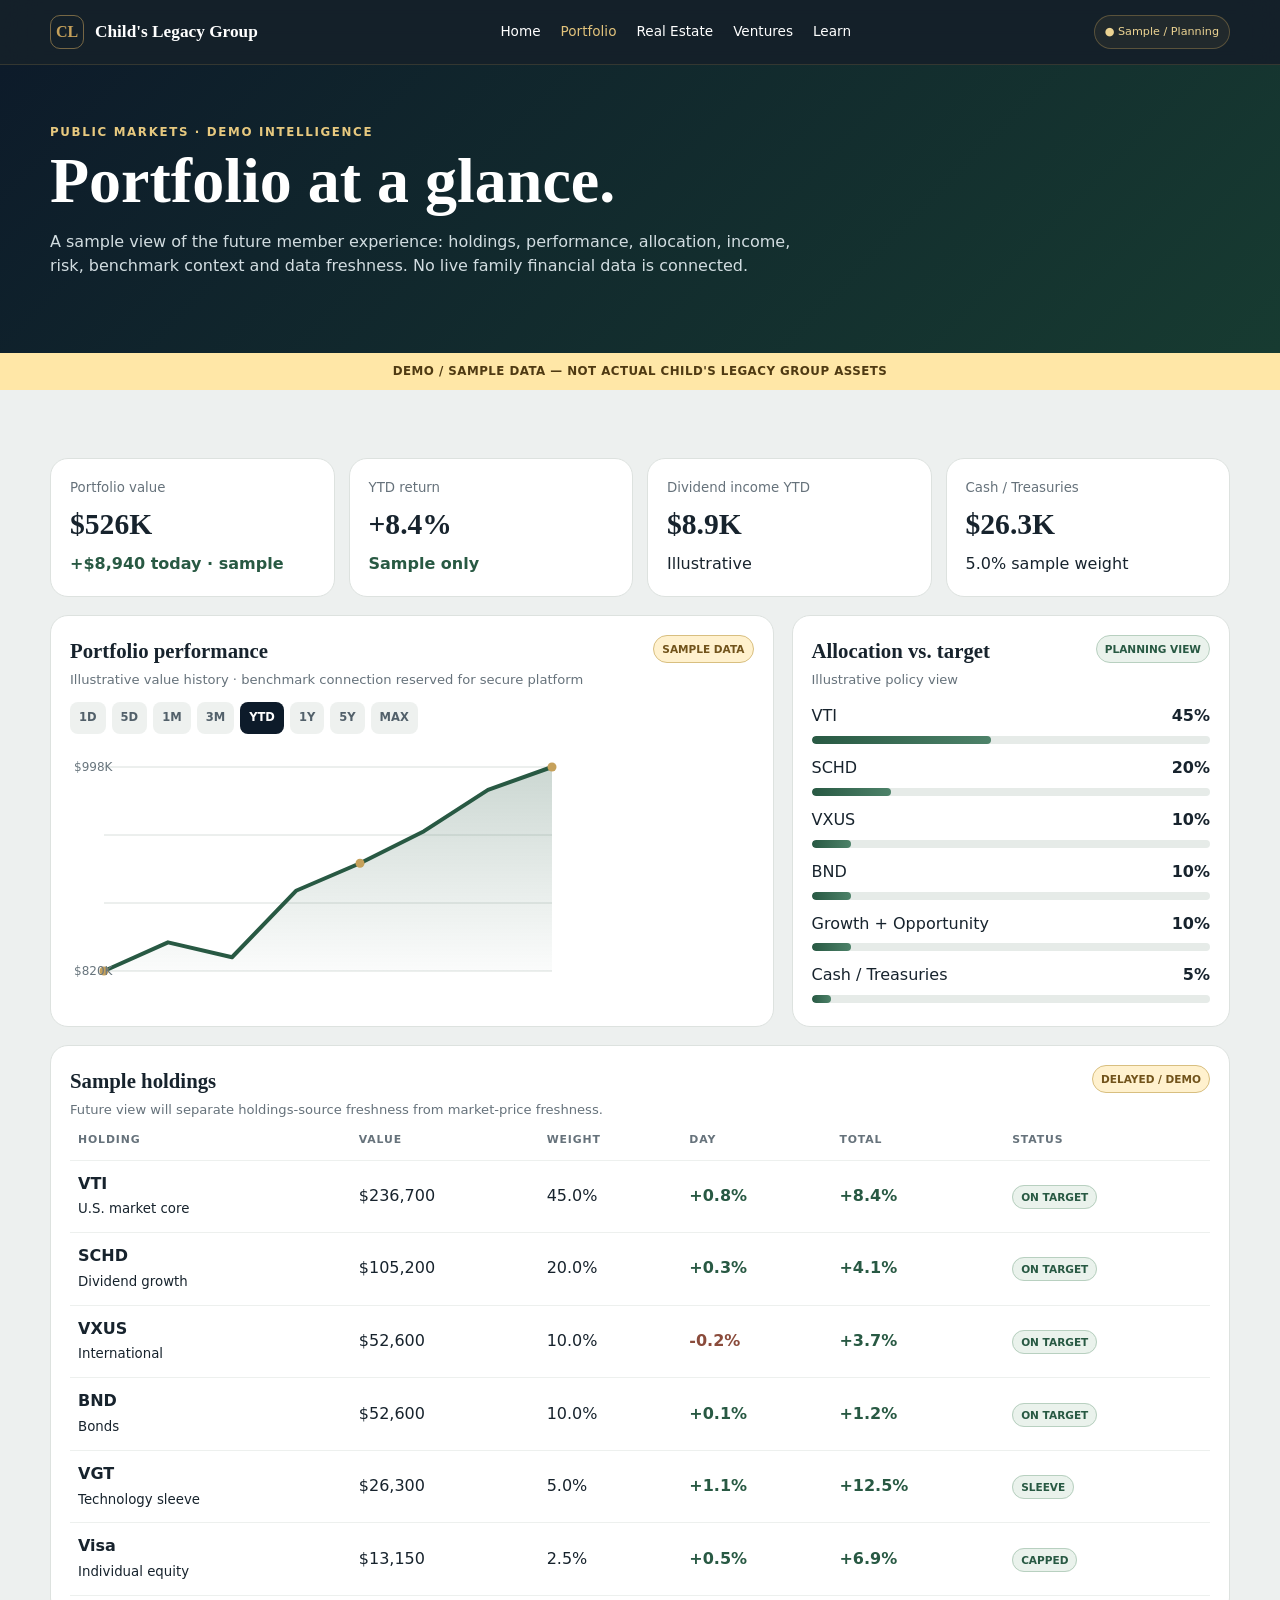
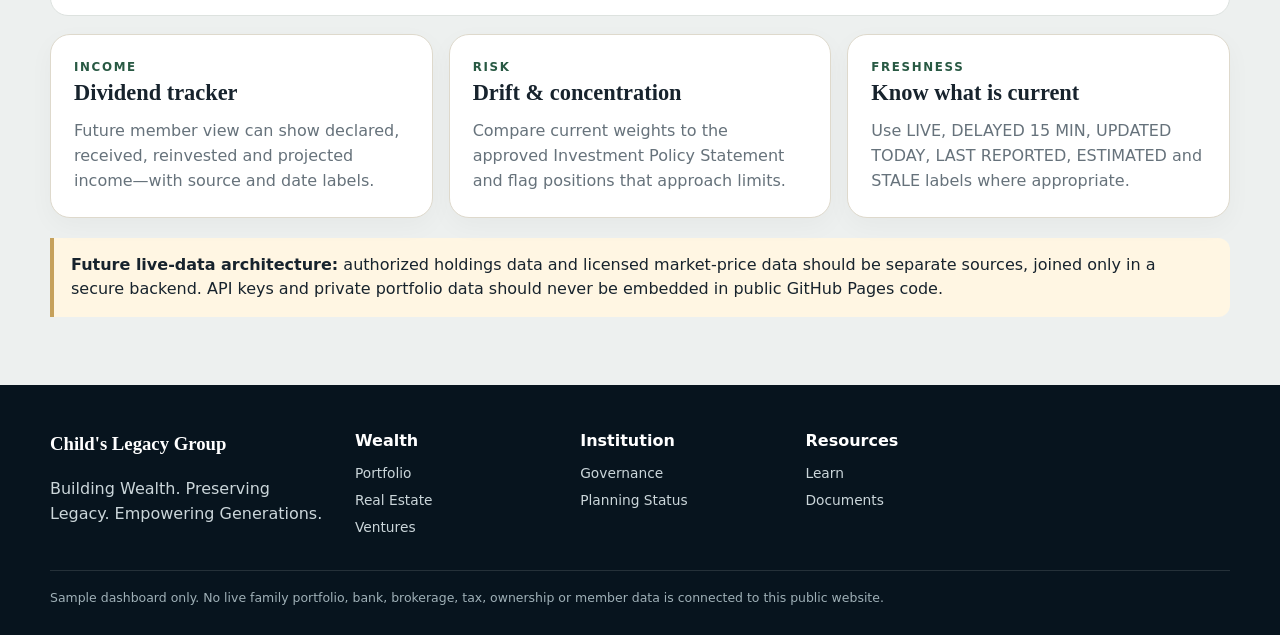
<file: portfolio.html>
<!doctype html><html lang="en"><head><meta charset="utf-8"><meta name="viewport" content="width=device-width,initial-scale=1"><title>Portfolio Preview | Child's Legacy Group</title><meta name="theme-color" content="#0D1B2A"><link rel="stylesheet" href="styles.css"></head><body><header class="header"><div class="wrap nav"><a class="brand" href="index.html"><span class="brand-mark">CL</span><span class="brand-text">Child's Legacy Group</span></a><nav class="links"><a href="index.html">Home</a><a aria-current="page" href="portfolio.html">Portfolio</a><a href="real-estate.html">Real Estate</a><a href="ventures.html">Ventures</a><a href="learn.html">Learn</a></nav><div class="nav-actions"><a class="status-pill" href="planning-status.html">● Sample / Planning</a><button class="menu-btn" data-menu-open>☰</button></div></div></header><div class="drawer" id="drawer"><div class="drawer-shade" data-menu-close></div><nav class="drawer-panel"><div class="drawer-head"><strong>Child's Legacy Group</strong><button class="drawer-close" data-menu-close>×</button></div><a href="index.html">Home</a><a href="governance.html">Governance</a><a href="portfolio.html">Portfolio</a><a href="real-estate.html">Real Estate</a><a href="ventures.html">Family Ventures</a><a href="learn.html">Learn</a><a href="documents.html">Documents</a></nav></div><main><section class="pagehero"><div class="wrap"><div class="eyebrow">Public Markets · Demo intelligence</div><h1>Portfolio at a glance.</h1><p>A sample view of the future member experience: holdings, performance, allocation, income, risk, benchmark context and data freshness. No live family financial data is connected.</p></div></section><div class="demo-strip">DEMO / SAMPLE DATA — NOT ACTUAL CHILD'S LEGACY GROUP ASSETS</div><section class="section soft"><div class="wrap"><div class="kpi-grid"><div class="kpi"><small>Portfolio value</small><strong>$526K</strong><span class="positive">+$8,940 today · sample</span></div><div class="kpi"><small>YTD return</small><strong>+8.4%</strong><span class="positive">Sample only</span></div><div class="kpi"><small>Dividend income YTD</small><strong>$8.9K</strong><span>Illustrative</span></div><div class="kpi"><small>Cash / Treasuries</small><strong>$26.3K</strong><span>5.0% sample weight</span></div></div><div class="dash-grid" style="margin-top:18px"><div class="panel"><div class="panel-head"><div><h3>Portfolio performance</h3><p>Illustrative value history · benchmark connection reserved for secure platform</p></div><span class="badge demo">SAMPLE DATA</span></div><div class="range-tabs"><button data-range="1D">1D</button><button data-range="5D">5D</button><button data-range="1M">1M</button><button data-range="3M">3M</button><button class="active" data-range="YTD">YTD</button><button data-range="1Y">1Y</button><button data-range="5Y">5Y</button><button data-range="MAX">MAX</button></div><canvas id="wealthChart" class="chart-wrap"></canvas></div><div class="panel"><div class="panel-head"><div><h3>Allocation vs. target</h3><p>Illustrative policy view</p></div><span class="badge">PLANNING VIEW</span></div><div class="mix"><div class="mix-row"><span>VTI</span><strong>45%</strong><div class="bar"><i style="width:45%"></i></div></div><div class="mix-row"><span>SCHD</span><strong>20%</strong><div class="bar"><i style="width:20%"></i></div></div><div class="mix-row"><span>VXUS</span><strong>10%</strong><div class="bar"><i style="width:10%"></i></div></div><div class="mix-row"><span>BND</span><strong>10%</strong><div class="bar"><i style="width:10%"></i></div></div><div class="mix-row"><span>Growth + Opportunity</span><strong>10%</strong><div class="bar"><i style="width:10%"></i></div></div><div class="mix-row"><span>Cash / Treasuries</span><strong>5%</strong><div class="bar"><i style="width:5%"></i></div></div></div></div></div><div class="panel" style="margin-top:18px"><div class="panel-head"><div><h3>Sample holdings</h3><p>Future view will separate holdings-source freshness from market-price freshness.</p></div><span class="badge demo">DELAYED / DEMO</span></div><div style="overflow:auto"><table class="holdings"><thead><tr><th>Holding</th><th>Value</th><th>Weight</th><th>Day</th><th>Total</th><th>Status</th></tr></thead><tbody><tr><td><strong>VTI</strong><br><small>U.S. market core</small></td><td>$236,700</td><td>45.0%</td><td class="positive">+0.8%</td><td class="positive">+8.4%</td><td><span class="badge">ON TARGET</span></td></tr><tr><td><strong>SCHD</strong><br><small>Dividend growth</small></td><td>$105,200</td><td>20.0%</td><td class="positive">+0.3%</td><td class="positive">+4.1%</td><td><span class="badge">ON TARGET</span></td></tr><tr><td><strong>VXUS</strong><br><small>International</small></td><td>$52,600</td><td>10.0%</td><td class="negative">-0.2%</td><td class="positive">+3.7%</td><td><span class="badge">ON TARGET</span></td></tr><tr><td><strong>BND</strong><br><small>Bonds</small></td><td>$52,600</td><td>10.0%</td><td class="positive">+0.1%</td><td class="positive">+1.2%</td><td><span class="badge">ON TARGET</span></td></tr><tr><td><strong>VGT</strong><br><small>Technology sleeve</small></td><td>$26,300</td><td>5.0%</td><td class="positive">+1.1%</td><td class="positive">+12.5%</td><td><span class="badge">SLEEVE</span></td></tr><tr><td><strong>Visa</strong><br><small>Individual equity</small></td><td>$13,150</td><td>2.5%</td><td class="positive">+0.5%</td><td class="positive">+6.9%</td><td><span class="badge">CAPPED</span></td></tr></tbody></table></div></div><div class="grid3" style="margin-top:18px"><div class="card"><div class="eyebrow" style="color:var(--green)">Income</div><h3>Dividend tracker</h3><p>Future member view can show declared, received, reinvested and projected income—with source and date labels.</p></div><div class="card"><div class="eyebrow" style="color:var(--green)">Risk</div><h3>Drift & concentration</h3><p>Compare current weights to the approved Investment Policy Statement and flag positions that approach limits.</p></div><div class="card"><div class="eyebrow" style="color:var(--green)">Freshness</div><h3>Know what is current</h3><p>Use LIVE, DELAYED 15 MIN, UPDATED TODAY, LAST REPORTED, ESTIMATED and STALE labels where appropriate.</p></div></div><div class="notice"><strong>Future live-data architecture:</strong> authorized holdings data and licensed market-price data should be separate sources, joined only in a secure backend. API keys and private portfolio data should never be embedded in public GitHub Pages code.</div></div></section></main><footer class="footer"><div class="wrap"><div class="footgrid"><div><h3>Child's Legacy Group</h3><p>Building Wealth. Preserving Legacy. Empowering Generations.</p></div><div><h4>Wealth</h4><a href="portfolio.html">Portfolio</a><a href="real-estate.html">Real Estate</a><a href="ventures.html">Ventures</a></div><div><h4>Institution</h4><a href="governance.html">Governance</a><a href="planning-status.html">Planning Status</a></div><div><h4>Resources</h4><a href="learn.html">Learn</a><a href="documents.html">Documents</a></div></div><div class="legal">Sample dashboard only. No live family portfolio, bank, brokerage, tax, ownership or member data is connected to this public website.</div></div></footer><script src="app.js"></script></body></html>
</file>
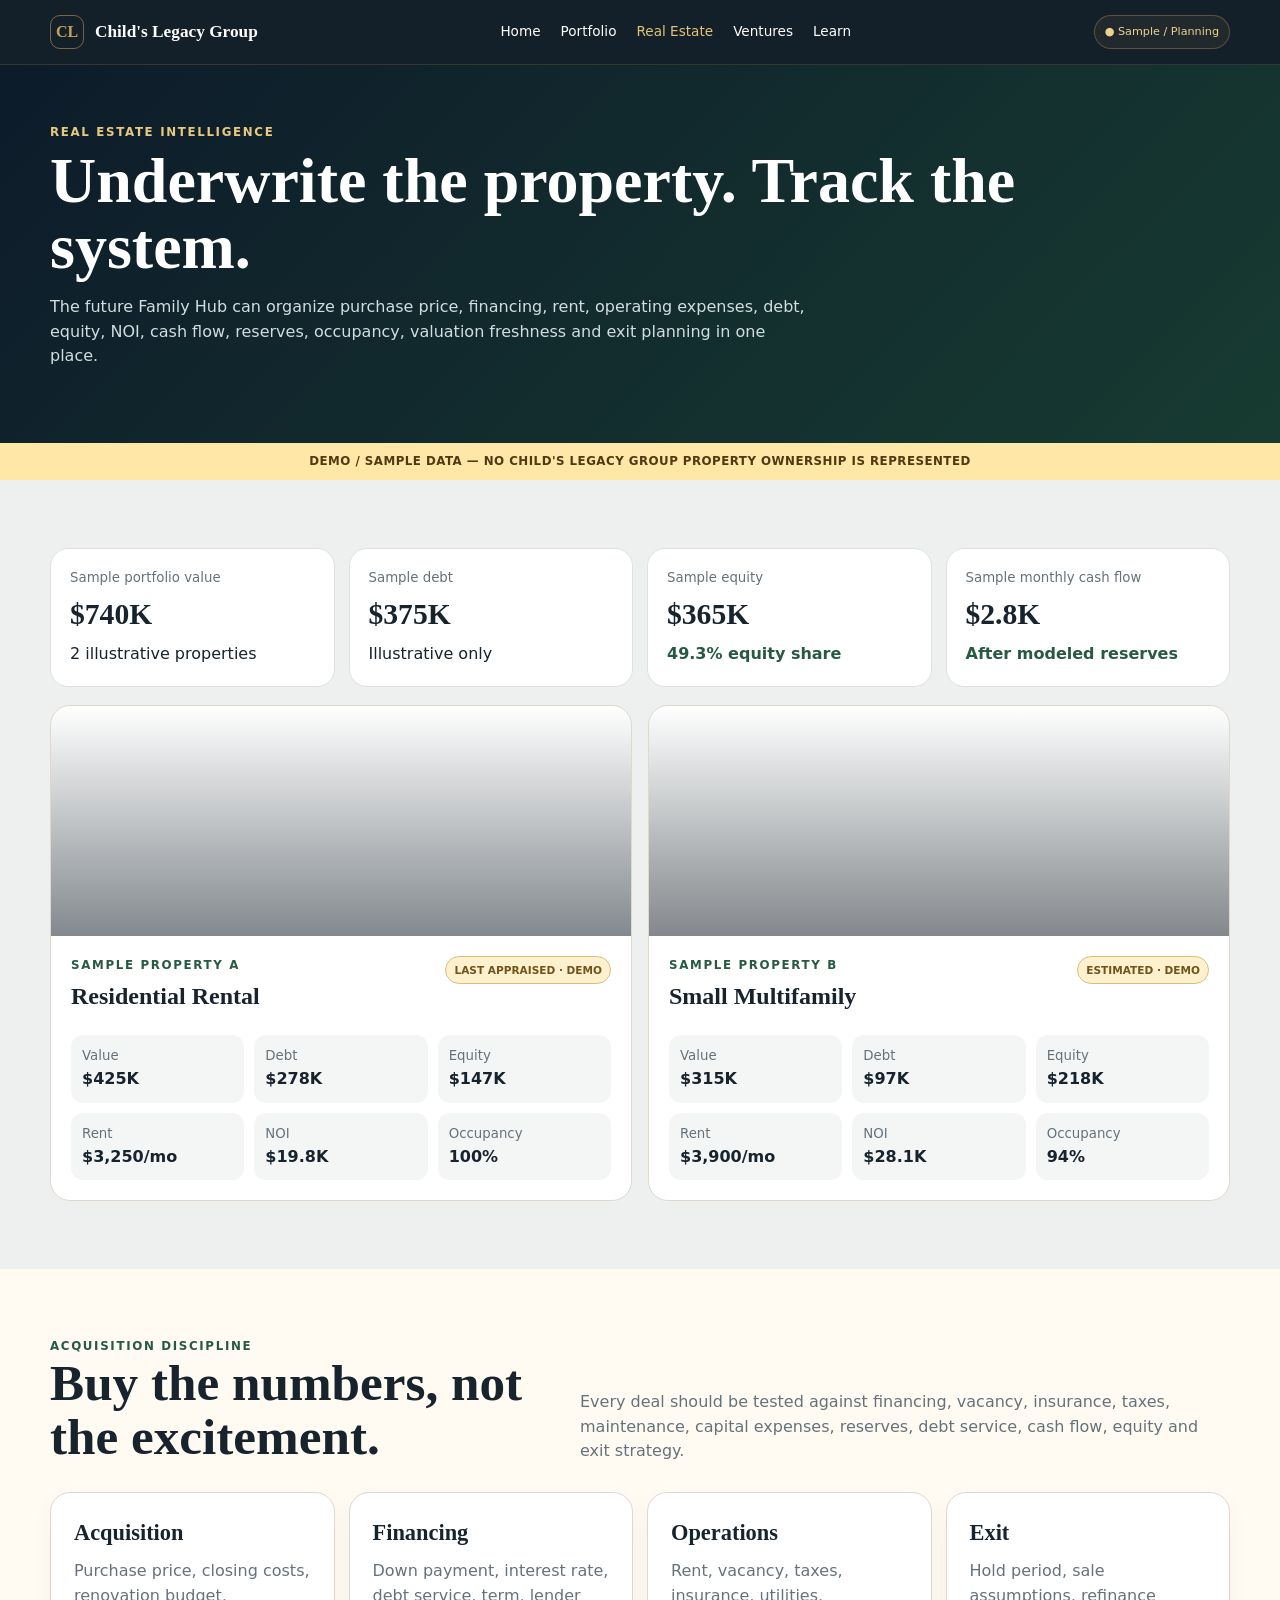
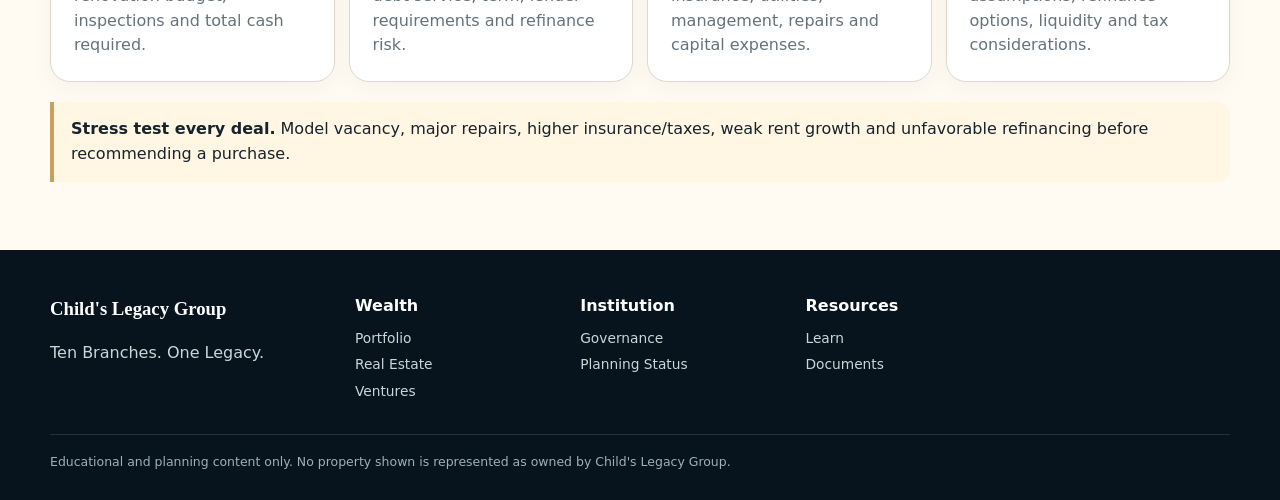
<file: real-estate.html>
<!doctype html><html lang="en"><head><meta charset="utf-8"><meta name="viewport" content="width=device-width,initial-scale=1"><title>Real Estate | Child's Legacy Group</title><meta name="theme-color" content="#0D1B2A"><link rel="stylesheet" href="styles.css"></head><body><header class="header"><div class="wrap nav"><a class="brand" href="index.html"><span class="brand-mark">CL</span><span class="brand-text">Child's Legacy Group</span></a><nav class="links"><a href="index.html">Home</a><a href="portfolio.html">Portfolio</a><a aria-current="page" href="real-estate.html">Real Estate</a><a href="ventures.html">Ventures</a><a href="learn.html">Learn</a></nav><div class="nav-actions"><a class="status-pill" href="planning-status.html">● Sample / Planning</a><button class="menu-btn" data-menu-open>☰</button></div></div></header><div class="drawer" id="drawer"><div class="drawer-shade" data-menu-close></div><nav class="drawer-panel"><div class="drawer-head"><strong>Child's Legacy Group</strong><button class="drawer-close" data-menu-close>×</button></div><a href="index.html">Home</a><a href="governance.html">Governance</a><a href="portfolio.html">Portfolio</a><a href="real-estate.html">Real Estate</a><a href="ventures.html">Family Ventures</a><a href="learn.html">Learn</a></nav></div><main><section class="pagehero"><div class="wrap"><div class="eyebrow">Real Estate Intelligence</div><h1>Underwrite the property. Track the system.</h1><p>The future Family Hub can organize purchase price, financing, rent, operating expenses, debt, equity, NOI, cash flow, reserves, occupancy, valuation freshness and exit planning in one place.</p></div></section><div class="demo-strip">DEMO / SAMPLE DATA — NO CHILD'S LEGACY GROUP PROPERTY OWNERSHIP IS REPRESENTED</div><section class="section soft"><div class="wrap"><div class="kpi-grid"><div class="kpi"><small>Sample portfolio value</small><strong>$740K</strong><span>2 illustrative properties</span></div><div class="kpi"><small>Sample debt</small><strong>$375K</strong><span>Illustrative only</span></div><div class="kpi"><small>Sample equity</small><strong>$365K</strong><span class="positive">49.3% equity share</span></div><div class="kpi"><small>Sample monthly cash flow</small><strong>$2.8K</strong><span class="positive">After modeled reserves</span></div></div><div class="grid2" style="margin-top:18px"><article class="property-card"><div class="property-photo"></div><div class="property-body"><div class="panel-head"><div><div class="eyebrow" style="color:var(--green)">Sample Property A</div><h3 style="font-family:Georgia,serif;font-size:1.5rem;margin:4px 0">Residential Rental</h3></div><span class="badge demo">LAST APPRAISED · DEMO</span></div><div class="property-stats"><div><small>Value</small><strong>$425K</strong></div><div><small>Debt</small><strong>$278K</strong></div><div><small>Equity</small><strong>$147K</strong></div><div><small>Rent</small><strong>$3,250/mo</strong></div><div><small>NOI</small><strong>$19.8K</strong></div><div><small>Occupancy</small><strong>100%</strong></div></div></div></article><article class="property-card"><div class="property-photo" style="filter:saturate(.82) brightness(.92)"></div><div class="property-body"><div class="panel-head"><div><div class="eyebrow" style="color:var(--green)">Sample Property B</div><h3 style="font-family:Georgia,serif;font-size:1.5rem;margin:4px 0">Small Multifamily</h3></div><span class="badge demo">ESTIMATED · DEMO</span></div><div class="property-stats"><div><small>Value</small><strong>$315K</strong></div><div><small>Debt</small><strong>$97K</strong></div><div><small>Equity</small><strong>$218K</strong></div><div><small>Rent</small><strong>$3,900/mo</strong></div><div><small>NOI</small><strong>$28.1K</strong></div><div><small>Occupancy</small><strong>94%</strong></div></div></div></article></div></div></section><section class="section white"><div class="wrap"><div class="head"><div><div class="eyebrow" style="color:var(--green)">Acquisition discipline</div><h2>Buy the numbers, not the excitement.</h2></div><p>Every deal should be tested against financing, vacancy, insurance, taxes, maintenance, capital expenses, reserves, debt service, cash flow, equity and exit strategy.</p></div><div class="grid4"><div class="card"><h3>Acquisition</h3><p>Purchase price, closing costs, renovation budget, inspections and total cash required.</p></div><div class="card"><h3>Financing</h3><p>Down payment, interest rate, debt service, term, lender requirements and refinance risk.</p></div><div class="card"><h3>Operations</h3><p>Rent, vacancy, taxes, insurance, utilities, management, repairs and capital expenses.</p></div><div class="card"><h3>Exit</h3><p>Hold period, sale assumptions, refinance options, liquidity and tax considerations.</p></div></div><div class="notice"><strong>Stress test every deal.</strong> Model vacancy, major repairs, higher insurance/taxes, weak rent growth and unfavorable refinancing before recommending a purchase.</div></div></section></main><footer class="footer"><div class="wrap"><div class="footgrid"><div><h3>Child's Legacy Group</h3><p>Ten Branches. One Legacy.</p></div><div><h4>Wealth</h4><a href="portfolio.html">Portfolio</a><a href="real-estate.html">Real Estate</a><a href="ventures.html">Ventures</a></div><div><h4>Institution</h4><a href="governance.html">Governance</a><a href="planning-status.html">Planning Status</a></div><div><h4>Resources</h4><a href="learn.html">Learn</a><a href="documents.html">Documents</a></div></div><div class="legal">Educational and planning content only. No property shown is represented as owned by Child's Legacy Group.</div></div></footer><script src="app.js"></script></body></html>
</file>
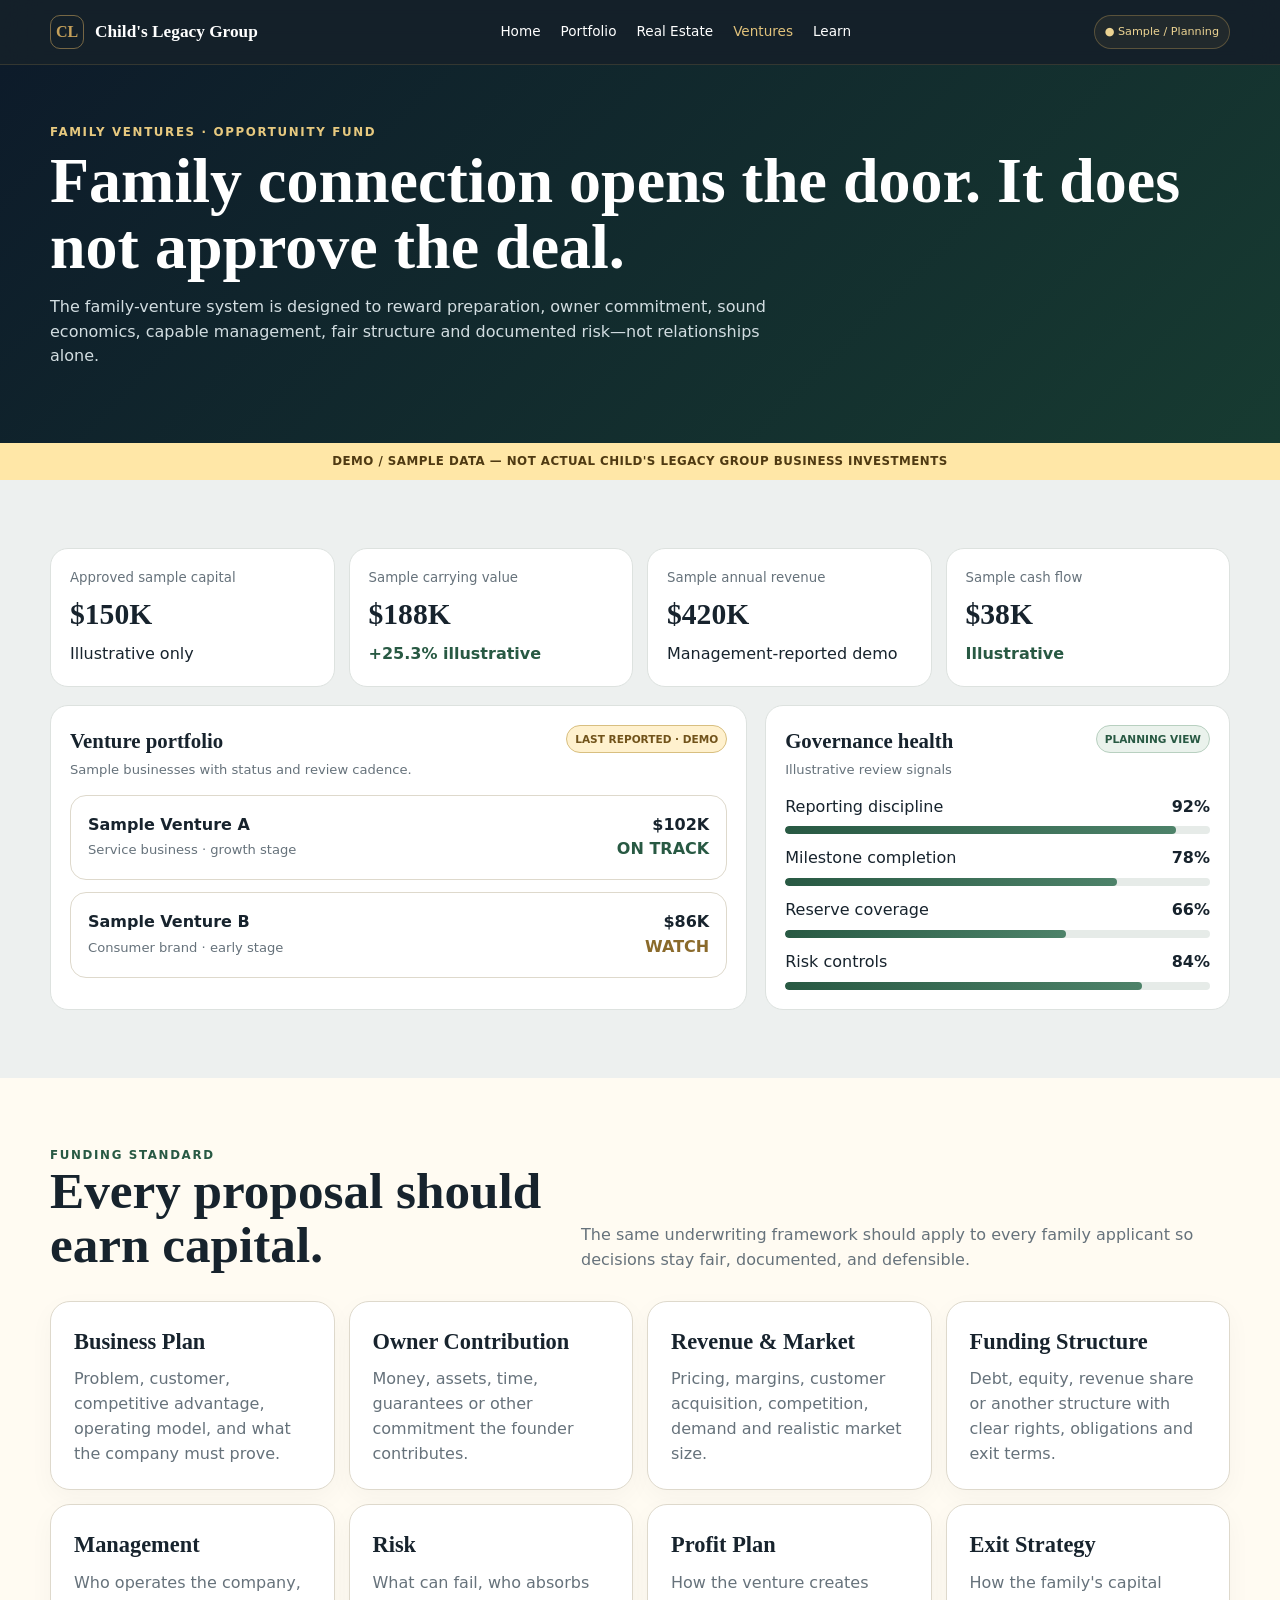
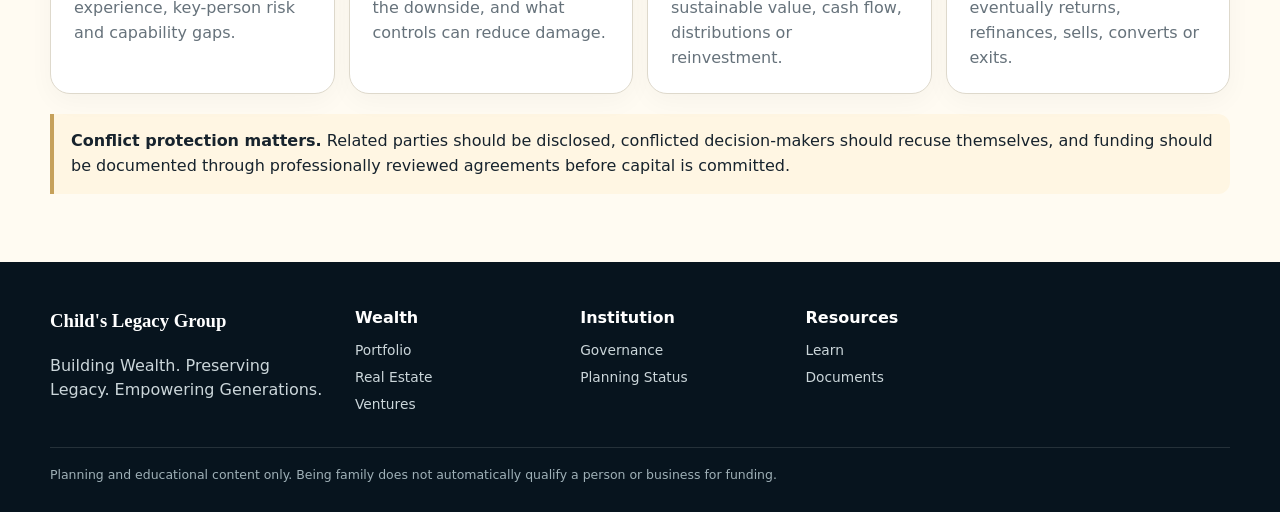
<file: ventures.html>
<!doctype html><html lang="en"><head><meta charset="utf-8"><meta name="viewport" content="width=device-width,initial-scale=1"><title>Family Ventures | Child's Legacy Group</title><meta name="theme-color" content="#0D1B2A"><link rel="stylesheet" href="styles.css"></head><body><header class="header"><div class="wrap nav"><a class="brand" href="index.html"><span class="brand-mark">CL</span><span class="brand-text">Child's Legacy Group</span></a><nav class="links"><a href="index.html">Home</a><a href="portfolio.html">Portfolio</a><a href="real-estate.html">Real Estate</a><a aria-current="page" href="ventures.html">Ventures</a><a href="learn.html">Learn</a></nav><div class="nav-actions"><a class="status-pill" href="planning-status.html">● Sample / Planning</a><button class="menu-btn" data-menu-open>☰</button></div></div></header><div class="drawer" id="drawer"><div class="drawer-shade" data-menu-close></div><nav class="drawer-panel"><div class="drawer-head"><strong>Child's Legacy Group</strong><button class="drawer-close" data-menu-close>×</button></div><a href="index.html">Home</a><a href="governance.html">Governance</a><a href="portfolio.html">Portfolio</a><a href="real-estate.html">Real Estate</a><a href="ventures.html">Family Ventures</a><a href="learn.html">Learn</a></nav></div><main><section class="pagehero"><div class="wrap"><div class="eyebrow">Family Ventures · Opportunity Fund</div><h1>Family connection opens the door. It does not approve the deal.</h1><p>The family-venture system is designed to reward preparation, owner commitment, sound economics, capable management, fair structure and documented risk—not relationships alone.</p></div></section><div class="demo-strip">DEMO / SAMPLE DATA — NOT ACTUAL CHILD'S LEGACY GROUP BUSINESS INVESTMENTS</div><section class="section soft"><div class="wrap"><div class="kpi-grid"><div class="kpi"><small>Approved sample capital</small><strong>$150K</strong><span>Illustrative only</span></div><div class="kpi"><small>Sample carrying value</small><strong>$188K</strong><span class="positive">+25.3% illustrative</span></div><div class="kpi"><small>Sample annual revenue</small><strong>$420K</strong><span>Management-reported demo</span></div><div class="kpi"><small>Sample cash flow</small><strong>$38K</strong><span class="positive">Illustrative</span></div></div><div class="split" style="margin-top:18px"><div class="panel"><div class="panel-head"><div><h3>Venture portfolio</h3><p>Sample businesses with status and review cadence.</p></div><span class="badge demo">LAST REPORTED · DEMO</span></div><div class="venture-list" style="margin-top:14px"><div class="venture-row"><div><strong>Sample Venture A</strong><p>Service business · growth stage</p></div><div style="text-align:right"><strong>$102K</strong><br><span class="positive">ON TRACK</span></div></div><div class="venture-row"><div><strong>Sample Venture B</strong><p>Consumer brand · early stage</p></div><div style="text-align:right"><strong>$86K</strong><br><span style="color:#8A6A2B;font-weight:900">WATCH</span></div></div></div></div><div class="panel"><div class="panel-head"><div><h3>Governance health</h3><p>Illustrative review signals</p></div><span class="badge">PLANNING VIEW</span></div><div class="mix"><div class="mix-row"><span>Reporting discipline</span><strong>92%</strong><div class="bar"><i style="width:92%"></i></div></div><div class="mix-row"><span>Milestone completion</span><strong>78%</strong><div class="bar"><i style="width:78%"></i></div></div><div class="mix-row"><span>Reserve coverage</span><strong>66%</strong><div class="bar"><i style="width:66%"></i></div></div><div class="mix-row"><span>Risk controls</span><strong>84%</strong><div class="bar"><i style="width:84%"></i></div></div></div></div></div></div></section><section class="section white"><div class="wrap"><div class="head"><div><div class="eyebrow" style="color:var(--green)">Funding standard</div><h2>Every proposal should earn capital.</h2></div><p>The same underwriting framework should apply to every family applicant so decisions stay fair, documented, and defensible.</p></div><div class="grid4"><div class="card"><h3>Business Plan</h3><p>Problem, customer, competitive advantage, operating model, and what the company must prove.</p></div><div class="card"><h3>Owner Contribution</h3><p>Money, assets, time, guarantees or other commitment the founder contributes.</p></div><div class="card"><h3>Revenue & Market</h3><p>Pricing, margins, customer acquisition, competition, demand and realistic market size.</p></div><div class="card"><h3>Funding Structure</h3><p>Debt, equity, revenue share or another structure with clear rights, obligations and exit terms.</p></div></div><div class="grid4" style="margin-top:14px"><div class="card"><h3>Management</h3><p>Who operates the company, experience, key-person risk and capability gaps.</p></div><div class="card"><h3>Risk</h3><p>What can fail, who absorbs the downside, and what controls can reduce damage.</p></div><div class="card"><h3>Profit Plan</h3><p>How the venture creates sustainable value, cash flow, distributions or reinvestment.</p></div><div class="card"><h3>Exit Strategy</h3><p>How the family's capital eventually returns, refinances, sells, converts or exits.</p></div></div><div class="notice"><strong>Conflict protection matters.</strong> Related parties should be disclosed, conflicted decision-makers should recuse themselves, and funding should be documented through professionally reviewed agreements before capital is committed.</div></div></section></main><footer class="footer"><div class="wrap"><div class="footgrid"><div><h3>Child's Legacy Group</h3><p>Building Wealth. Preserving Legacy. Empowering Generations.</p></div><div><h4>Wealth</h4><a href="portfolio.html">Portfolio</a><a href="real-estate.html">Real Estate</a><a href="ventures.html">Ventures</a></div><div><h4>Institution</h4><a href="governance.html">Governance</a><a href="planning-status.html">Planning Status</a></div><div><h4>Resources</h4><a href="learn.html">Learn</a><a href="documents.html">Documents</a></div></div><div class="legal">Planning and educational content only. Being family does not automatically qualify a person or business for funding.</div></div></footer><script src="app.js"></script></body></html>
</file>
<file: styles.css>
:root{--navy:#0D1B2A;--navy2:#132C3D;--navy3:#08141F;--gold:#C6A15B;--gold2:#E1C27B;--cream:#F6EEDF;--green:#285943;--green2:#3E765C;--ink:#17232d;--muted:#66727b;--line:#DED9CC;--white:#fff;--soft:#EDF0EF;--danger:#8A4B3B;--shadow:0 18px 55px rgba(13,27,42,.12)}*{box-sizing:border-box}html{scroll-behavior:smooth}body{margin:0;font-family:Inter,system-ui,-apple-system,"Segoe UI",sans-serif;background:var(--cream);color:var(--ink);line-height:1.55}img{max-width:100%;display:block}a{text-decoration:none;color:inherit}button,input,select,textarea{font:inherit}.wrap{width:min(1180px,calc(100% - 32px));margin:auto}.skip{position:absolute;left:-999px;top:auto}.skip:focus{left:16px;top:16px;z-index:999;background:#fff;color:#000;padding:10px 14px;border-radius:8px}.status{background:#07141e;color:#d8e1e4;font-size:.7rem;font-weight:800;letter-spacing:.055em}.status .wrap{display:flex;justify-content:space-between;gap:12px;padding:7px 0}.header{position:sticky;top:0;z-index:80;background:rgba(8,21,31,.95);backdrop-filter:blur(18px);color:white;border-bottom:1px solid rgba(198,161,91,.18)}.nav{height:64px;display:flex;align-items:center;justify-content:space-between;gap:20px}.brand{display:flex;align-items:center;gap:11px;min-width:0}.brand-mark{width:34px;height:34px;border:1px solid rgba(198,161,91,.55);border-radius:10px;display:grid;place-items:center;color:var(--gold);font-family:Georgia,serif;font-weight:900}.brand-text{font-family:Georgia,serif;font-size:1.08rem;font-weight:700;white-space:nowrap}.links{display:flex;gap:20px;font-size:.85rem;align-items:center}.links a:hover,.links a[aria-current="page"]{color:var(--gold2)}.nav-actions{display:flex;align-items:center;gap:8px}.status-pill{font-size:.7rem;padding:7px 10px;border-radius:999px;border:1px solid rgba(198,161,91,.35);color:#ecd392;background:rgba(198,161,91,.07)}.menu-btn{display:none;width:44px;height:44px;border-radius:12px;border:1px solid rgba(255,255,255,.14);background:transparent;color:white;font-size:1.25rem}.drawer{position:fixed;inset:0;z-index:100;display:none}.drawer.open{display:block}.drawer-shade{position:absolute;inset:0;background:rgba(3,9,13,.7)}.drawer-panel{position:absolute;right:0;top:0;bottom:0;width:min(88vw,390px);background:var(--navy3);padding:24px;color:white;overflow:auto}.drawer-head{display:flex;justify-content:space-between;align-items:center;margin-bottom:24px}.drawer-close{width:42px;height:42px;border-radius:12px;border:1px solid rgba(255,255,255,.15);background:transparent;color:white;font-size:1.3rem}.drawer small{display:block;color:#9eb0b8;font-weight:800;text-transform:uppercase;letter-spacing:.1em;margin:18px 0 8px}.drawer a{display:block;padding:11px 0;border-bottom:1px solid rgba(255,255,255,.08)}.eyebrow{color:#E7C97F;text-transform:uppercase;font-size:.74rem;letter-spacing:.14em;font-weight:900}.hero{min-height:650px;color:white;display:flex;align-items:center;position:relative;background:linear-gradient(90deg,rgba(6,18,27,.95) 0%,rgba(8,23,34,.84) 45%,rgba(8,23,34,.25) 76%,rgba(8,23,34,.08) 100%),url('https://images.unsplash.com/photo-1758691736433-4078b93abd72?auto=format&fit=crop&fm=jpg&q=82&w=2200') center/cover no-repeat}.hero:after{content:"";position:absolute;inset:auto 0 0;height:130px;background:linear-gradient(transparent,var(--cream));pointer-events:none}.hero-content{position:relative;z-index:2;max-width:760px;padding:80px 0 110px}.hero h1{font-family:Georgia,serif;font-size:clamp(3.1rem,6vw,6.2rem);line-height:.98;margin:12px 0 20px;text-shadow:0 10px 30px rgba(0,0,0,.28)}.hero h1 span{color:var(--gold)}.hero p{font-size:1.1rem;color:#d9e1e4;max-width:700px}.actions{display:flex;gap:12px;flex-wrap:wrap;margin-top:26px}.btn{display:inline-flex;align-items:center;justify-content:center;gap:8px;padding:12px 17px;border-radius:12px;font-weight:900;border:1px solid transparent;cursor:pointer}.btn.gold{background:var(--gold);color:#17232d}.btn.ghost{border-color:rgba(255,255,255,.38);color:white;background:rgba(255,255,255,.04)}.btn.light{border-color:#d7d3c8;background:#fff;color:var(--navy)}.hero-stats{display:flex;gap:12px;flex-wrap:wrap;margin-top:34px}.hero-stat{background:rgba(255,255,255,.08);border:1px solid rgba(255,255,255,.15);backdrop-filter:blur(10px);padding:12px 14px;border-radius:14px;min-width:145px}.hero-stat strong{display:block;font-family:Georgia,serif;font-size:1.42rem}.hero-stat span{font-size:.74rem;color:#ccd7db}.section{padding:68px 0}.section.white{background:#FFFBF2}.section.navy{background:var(--navy);color:white}.section.soft{background:var(--soft)}.head{display:flex;justify-content:space-between;gap:30px;align-items:end;margin-bottom:28px}.head h2{font-family:Georgia,serif;font-size:clamp(2rem,4vw,3.4rem);line-height:1.06;margin:0}.head p{max-width:650px;color:var(--muted);margin:0}.section.navy .head p{color:#bdcbd0}.grid2{display:grid;grid-template-columns:repeat(2,1fr);gap:16px}.grid3{display:grid;grid-template-columns:repeat(3,1fr);gap:16px}.grid4{display:grid;grid-template-columns:repeat(4,1fr);gap:14px}.card{background:#fff;border:1px solid var(--line);border-radius:20px;padding:23px;box-shadow:0 8px 26px rgba(13,27,42,.035)}.card h3{font-family:Georgia,serif;font-size:1.4rem;margin:0 0 8px}.card p{color:var(--muted);margin:0}.card-link{display:inline-block;margin-top:16px;color:var(--green);font-weight:900}.photo-band{min-height:390px;display:flex;align-items:end;color:white;position:relative;background:linear-gradient(90deg,rgba(10,25,35,.9),rgba(10,25,35,.2)),url('https://images.unsplash.com/photo-1767950470198-c9cd97f8ed87?auto=format&fit=crop&fm=jpg&q=82&w=2200') center/cover no-repeat}.photo-copy{padding:58px 0}.photo-copy h2{font-family:Georgia,serif;font-size:clamp(2.4rem,5vw,4.1rem);max-width:760px;line-height:1.02;margin:8px 0 12px}.photo-copy p{max-width:650px;color:#e1e8ea}.branch-grid{display:grid;grid-template-columns:repeat(5,1fr);gap:12px}.branch{background:#fff;border:1px solid #E4DDCF;border-radius:16px;padding:17px;position:relative;overflow:hidden}.branch:before{content:"";position:absolute;width:72px;height:72px;border-radius:50%;background:rgba(198,161,91,.09);right:-25px;top:-28px}.branch-no{font-size:.7rem;font-weight:900;color:var(--green);letter-spacing:.08em}.branch strong{display:block;font-family:Georgia,serif;font-size:1.08rem;color:var(--navy);margin-top:4px}.branch span{font-size:.76rem;color:var(--muted)}.timeline-v{position:relative;max-width:850px;margin:auto}.timeline-v:before{content:"";position:absolute;left:20px;top:12px;bottom:12px;width:2px;background:linear-gradient(var(--gold),var(--green))}.tl-item{position:relative;padding-left:64px;margin:0 0 26px}.tl-dot{position:absolute;left:0;top:0;width:42px;height:42px;border-radius:50%;display:grid;place-items:center;background:var(--navy2);color:var(--gold2);border:2px solid var(--gold);font-weight:900}.tl-item h3{font-family:Georgia,serif;font-size:1.45rem;margin:0 0 5px}.tl-item p{margin:0;color:#bfd0d6}.process-line{display:grid;grid-template-columns:repeat(5,1fr);gap:0;position:relative}.process-line:before{content:"";position:absolute;left:8%;right:8%;top:23px;height:2px;background:linear-gradient(90deg,var(--gold),var(--green))}.proc{position:relative;text-align:center;padding:0 10px}.proc span{position:relative;z-index:2;margin:auto;display:grid;place-items:center;width:46px;height:46px;border-radius:50%;background:#fff;border:2px solid var(--gold);font-weight:900;color:#73531e}.proc strong{display:block;margin-top:10px}.proc p{font-size:.82rem;color:var(--muted);margin:5px 0 0}.num{font-family:Georgia,serif;font-size:2.4rem;color:var(--navy);display:block}.notice{background:#FFF6E3;border-left:4px solid var(--gold);padding:15px 17px;border-radius:0 12px 12px 0;margin-top:20px}.market-photo{min-height:470px;position:relative;display:flex;align-items:center;background:linear-gradient(90deg,rgba(7,20,30,.95),rgba(7,20,30,.67) 54%,rgba(7,20,30,.13)),url('https://images.unsplash.com/photo-1767424412548-1a1ac7f4b9bc?auto=format&fit=crop&fm=jpg&q=80&w=2200') center/cover no-repeat;color:white}.market-copy{max-width:650px}.market-copy h2{font-family:Georgia,serif;font-size:clamp(2.5rem,5vw,4.3rem);line-height:1.02;margin:10px 0 14px}.market-copy p{color:#d5e0e4}.demo-strip{background:#FFE7A7;color:#4F3A12;text-align:center;padding:9px;font-size:.74rem;font-weight:900;letter-spacing:.04em}.dashboard{background:#EDF0EF}.dash-top{display:grid;grid-template-columns:repeat(4,1fr);gap:14px;margin-bottom:18px}.metric{background:#fff;border:1px solid #DDE2DF;border-radius:18px;padding:18px}.metric span{display:block;color:var(--muted);font-size:.78rem}.metric strong{display:block;font-family:Georgia,serif;font-size:1.9rem;color:var(--navy);margin:3px 0}.metric em{font-style:normal;color:var(--green);font-size:.78rem;font-weight:800}.dash-grid{display:grid;grid-template-columns:1.65fr 1fr;gap:18px}.panel{background:white;border:1px solid #DDE2DF;border-radius:18px;padding:19px}.panel-head{display:flex;justify-content:space-between;gap:15px;align-items:flex-start}.panel h3{font-family:Georgia,serif;font-size:1.3rem;margin:0}.panel p{margin:3px 0 0;color:var(--muted);font-size:.82rem}.badge{font-size:.66rem;font-weight:900;border:1px solid #B8D0C0;background:#EAF2EC;color:var(--green);padding:5px 8px;border-radius:999px;white-space:nowrap}.badge.demo{background:#FFF1CE;border-color:#D8BF80;color:#71531B}.chart-wrap{height:250px;margin-top:15px}.range-tabs{display:flex;gap:6px;flex-wrap:wrap;margin-top:12px}.range-tabs button{border:0;background:#EEF1EF;padding:7px 9px;border-radius:8px;font-size:.72rem;font-weight:900;color:#52606a;cursor:pointer}.range-tabs button.active{background:var(--navy);color:#fff}.mix{display:grid;gap:12px;margin-top:14px}.mix-row{display:grid;grid-template-columns:1fr auto;gap:7px}.bar{grid-column:1/3;height:8px;border-radius:999px;background:#E6EBE8;overflow:hidden}.bar i{display:block;height:100%;background:linear-gradient(90deg,var(--green),#4D8269);border-radius:999px}.holdings{width:100%;border-collapse:collapse}.holdings th,.holdings td{padding:11px 8px;border-bottom:1px solid #EDF0EE;text-align:left}.holdings th{font-size:.68rem;text-transform:uppercase;letter-spacing:.08em;color:var(--muted)}.positive{color:var(--green);font-weight:900}.negative{color:var(--danger);font-weight:900}.photo-grid{display:grid;grid-template-columns:1.15fr .85fr;gap:18px;margin-top:18px}.photo-card{min-height:310px;border-radius:20px;padding:22px;display:flex;align-items:end;color:white;overflow:hidden}.photo-card.realestate{background:linear-gradient(0deg,rgba(7,20,30,.87),rgba(7,20,30,.05)),url('https://images.unsplash.com/photo-1767950470198-c9cd97f8ed87?auto=format&fit=crop&fm=jpg&q=78&w=1400') center/cover no-repeat}.photo-card.business{background:linear-gradient(0deg,rgba(7,20,30,.9),rgba(7,20,30,.2)),url('https://images.unsplash.com/photo-1758691736433-4078b93abd72?auto=format&fit=crop&fm=jpg&q=78&w=1400') center/cover no-repeat}.photo-card h3{font-family:Georgia,serif;font-size:1.9rem;margin:0 0 6px}.photo-card p{margin:0;color:#dce5e8}.pagehero{background:linear-gradient(135deg,var(--navy),#173B31);color:white;padding:58px 0}.pagehero h1{font-family:Georgia,serif;font-size:clamp(2.7rem,5vw,4.5rem);margin:7px 0 10px;line-height:1.02}.pagehero p{max-width:760px;color:#d2dde1}.kpi-grid{display:grid;grid-template-columns:repeat(4,1fr);gap:14px}.kpi{background:#fff;border:1px solid #dde2df;border-radius:18px;padding:19px}.kpi small{display:block;color:var(--muted)}.kpi strong{display:block;font-family:Georgia,serif;font-size:1.85rem;margin:4px 0}.split{display:grid;grid-template-columns:1.2fr .8fr;gap:18px}.property-card{background:#fff;border:1px solid var(--line);border-radius:20px;overflow:hidden}.property-photo{height:230px;background:linear-gradient(0deg,rgba(7,20,30,.5),transparent),url('https://images.unsplash.com/photo-1767950470198-c9cd97f8ed87?auto=format&fit=crop&w=1200&q=80') center/cover}.property-body{padding:20px}.property-stats{display:grid;grid-template-columns:repeat(3,1fr);gap:10px;margin-top:16px}.property-stats div{background:#F4F6F5;border-radius:12px;padding:11px}.property-stats small{display:block;color:var(--muted)}.venture-list{display:grid;gap:12px}.venture-row{background:#fff;border:1px solid var(--line);border-radius:16px;padding:17px;display:grid;grid-template-columns:1fr auto;gap:12px}.footer{background:#07141e;color:#cbd6da;padding:44px 0 28px}.footgrid{display:grid;grid-template-columns:1.4fr repeat(4,1fr);gap:26px}.footer h3{font-family:Georgia,serif;color:white;margin-top:0}.footer h4{color:#fff;margin:0 0 9px}.footer a{display:block;margin:.35rem 0;font-size:.86rem}.legal{border-top:1px solid rgba(255,255,255,.12);margin-top:26px;padding-top:17px;font-size:.78rem;color:#9fb0b7}.credit{font-size:.65rem;color:#71848d;margin-top:14px}@media(max-width:980px){.links{display:none}.menu-btn{display:block}.grid4,.kpi-grid{grid-template-columns:1fr 1fr}.grid3{grid-template-columns:1fr 1fr}.branch-grid{grid-template-columns:repeat(2,1fr)}.process-line{grid-template-columns:1fr}.process-line:before{left:23px;right:auto;top:22px;bottom:22px;width:2px;height:auto}.proc{text-align:left;padding:0 0 20px 68px;min-height:70px}.proc span{position:absolute;left:0;top:0}.proc strong{margin-top:0}.dash-top{grid-template-columns:1fr 1fr}.dash-grid,.photo-grid,.split{grid-template-columns:1fr}.footgrid{grid-template-columns:1fr 1fr}.head{align-items:start;flex-direction:column}.status .wrap{display:none}.status{height:0}.hero{min-height:620px;background-position:62% center}.market-photo{background-position:65% center}}@media(max-width:600px){.brand-text{font-size:.98rem}.status-pill{display:none}.nav{height:58px}.wrap{width:min(100% - 28px,1180px)}.grid2,.grid3,.grid4,.dash-top,.kpi-grid{grid-template-columns:1fr}.hero{min-height:650px;background:linear-gradient(0deg,rgba(6,18,27,.97),rgba(8,23,34,.68)),url('https://images.unsplash.com/photo-1758691736433-4078b93abd72?auto=format&fit=crop&fm=jpg&q=78&w=1100') 58% center/cover no-repeat}.hero-content{padding:58px 0 100px}.hero h1{font-size:3rem;line-height:1}.hero p{font-size:1rem}.hero-stats{display:grid;grid-template-columns:1fr 1fr}.hero-stat:last-child{grid-column:1/3}.section{padding:50px 0}.head h2{font-size:2.45rem}.photo-band{min-height:440px}.photo-copy h2{font-size:2.75rem;line-height:1.04}.market-photo{min-height:500px}.market-copy h2{font-size:2.85rem}.chart-wrap{height:210px}.branch-grid{grid-template-columns:1fr 1fr}.branch{padding:15px}.property-stats{grid-template-columns:1fr 1fr}.footgrid{grid-template-columns:1fr 1fr}.footgrid>div:first-child{grid-column:1/3}.pagehero{padding:44px 0}.pagehero h1{font-size:2.7rem}.holdings{font-size:.82rem}.holdings th,.holdings td{padding:10px 5px}}@media(prefers-reduced-motion:reduce){*{scroll-behavior:auto!important;transition:none!important;animation:none!important}}
</file>
